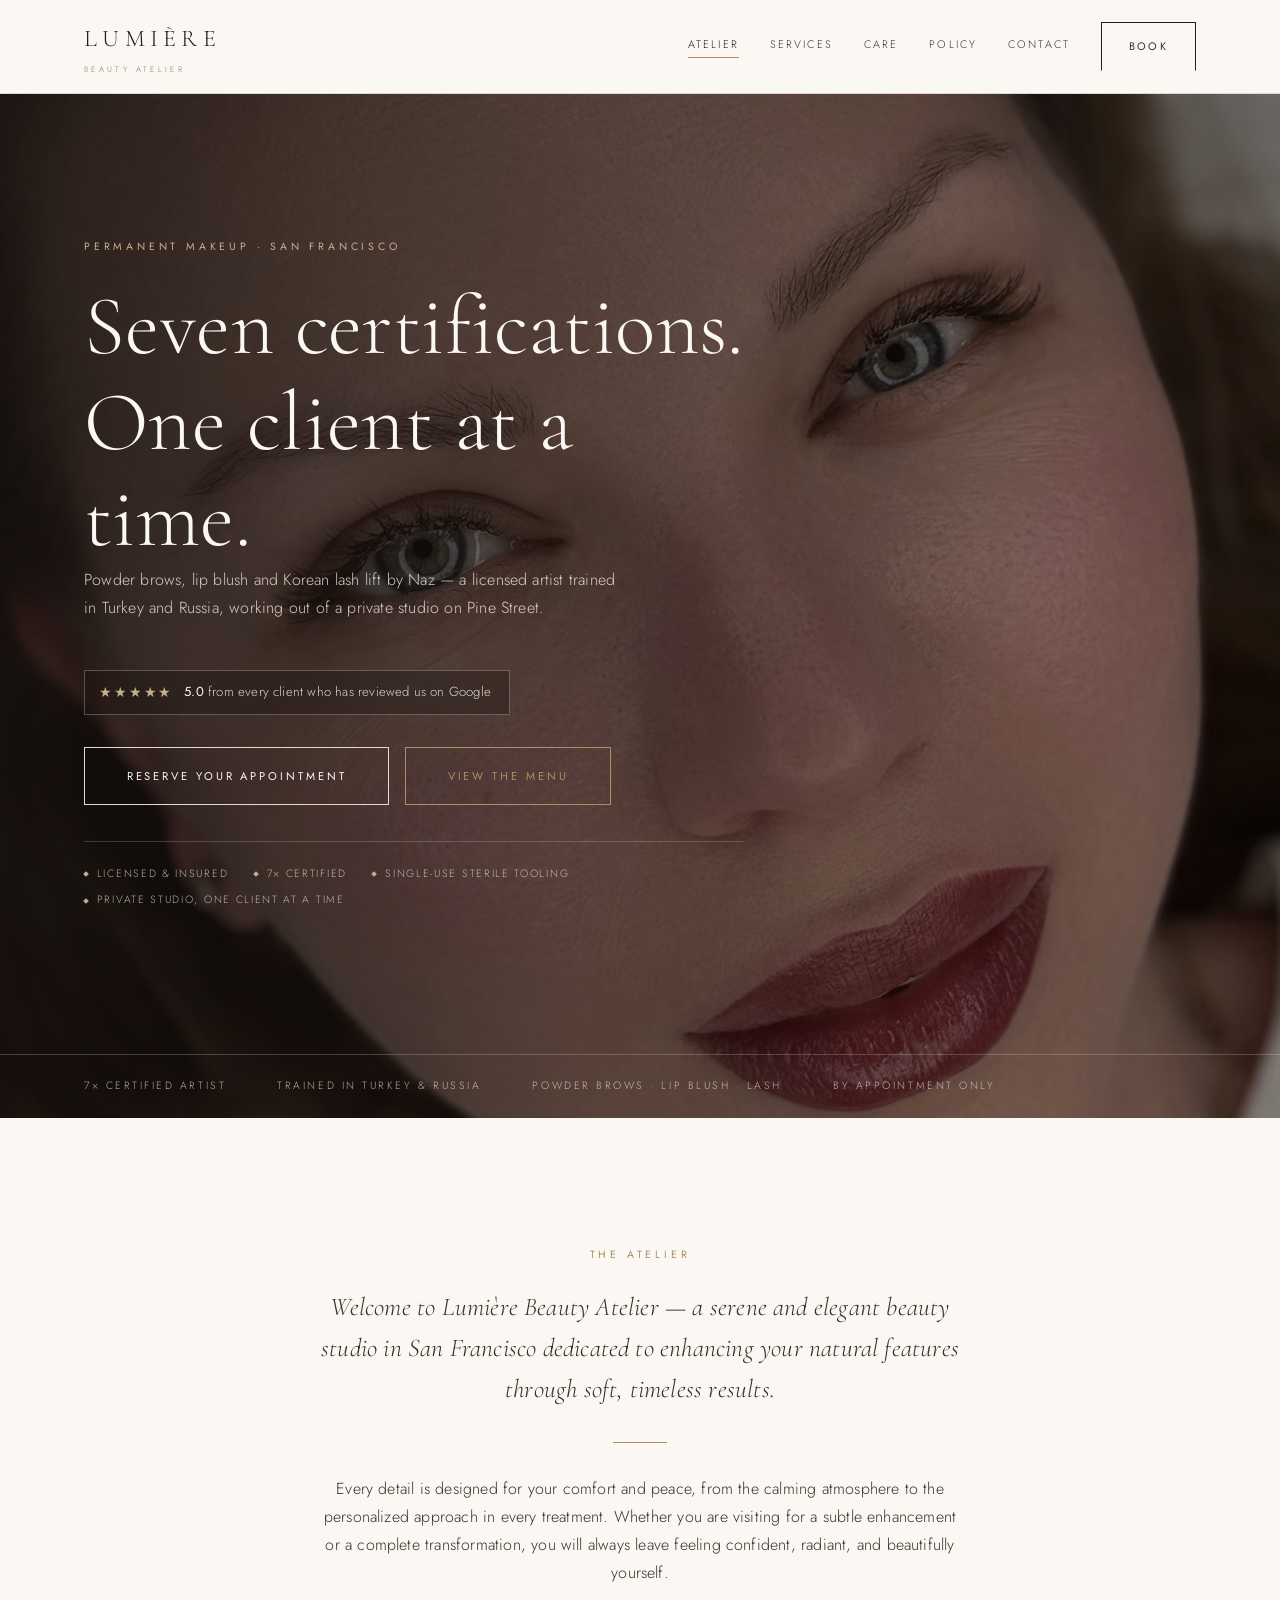
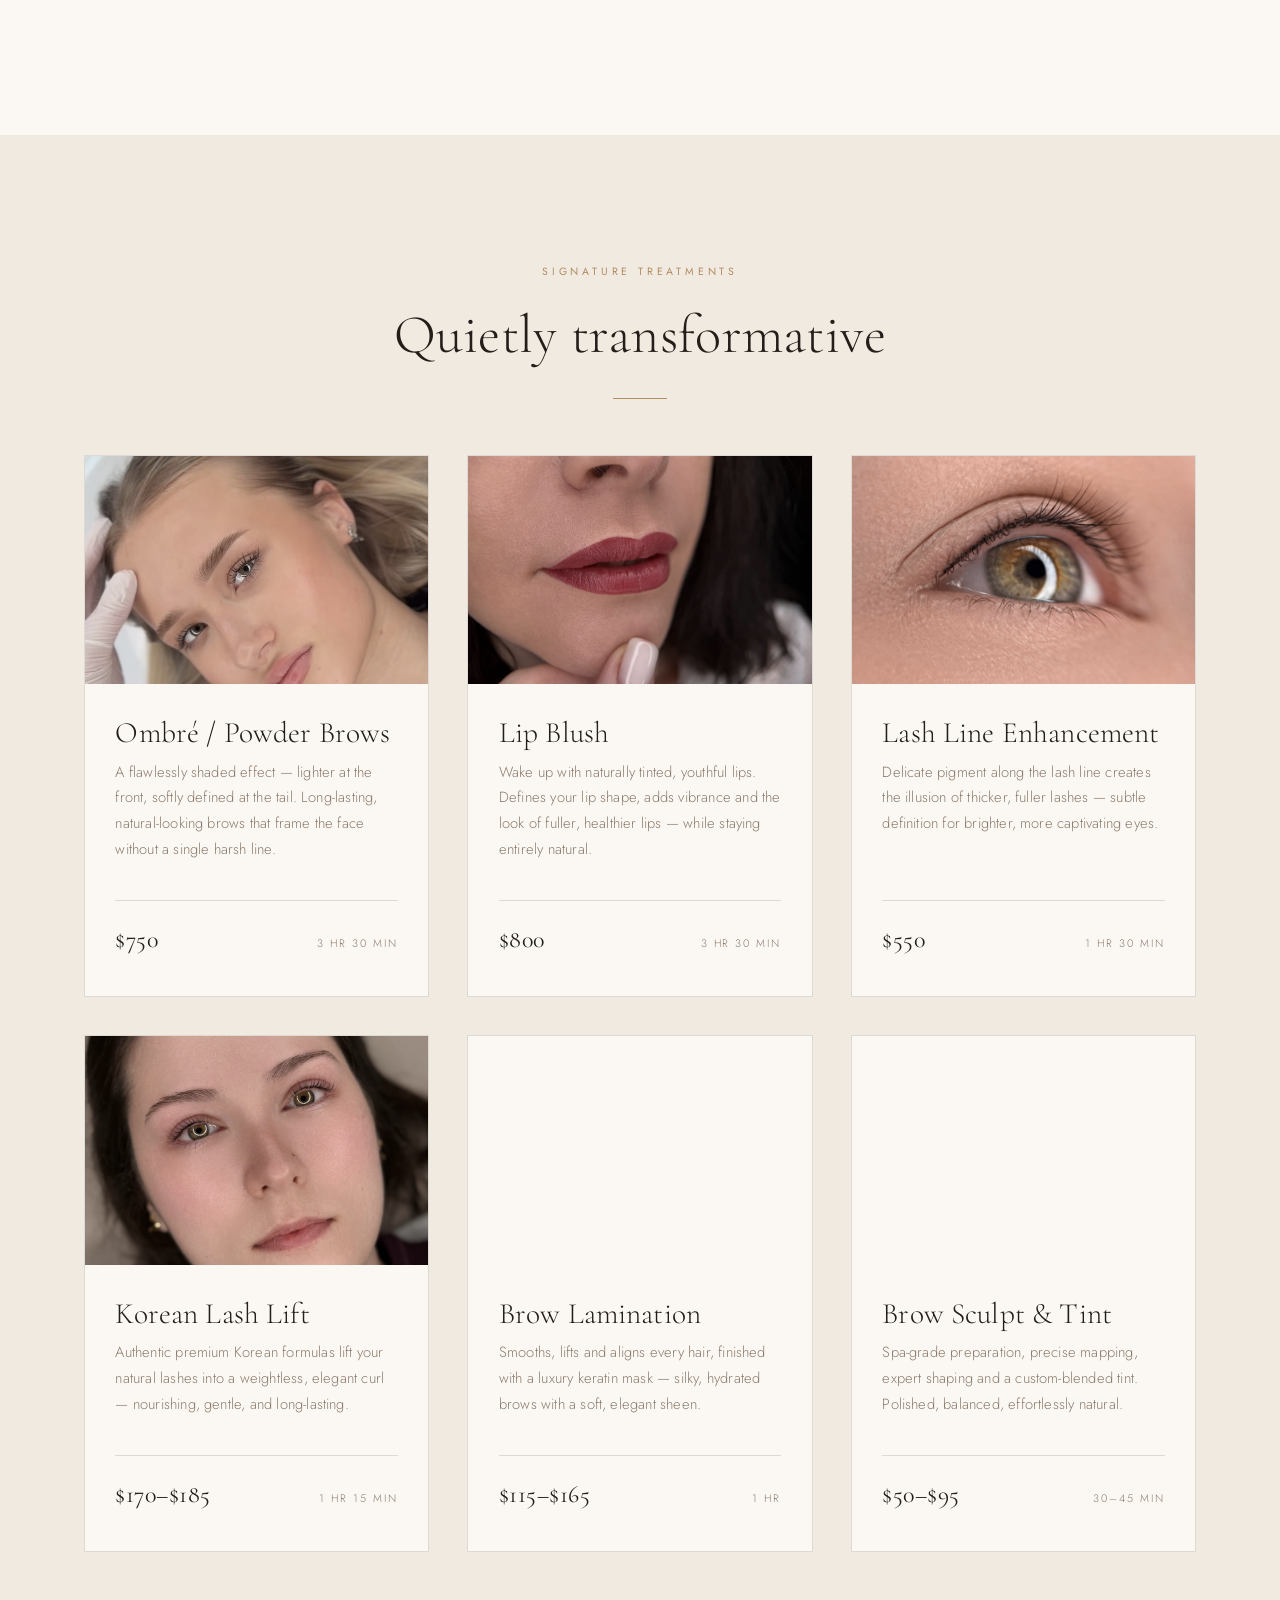
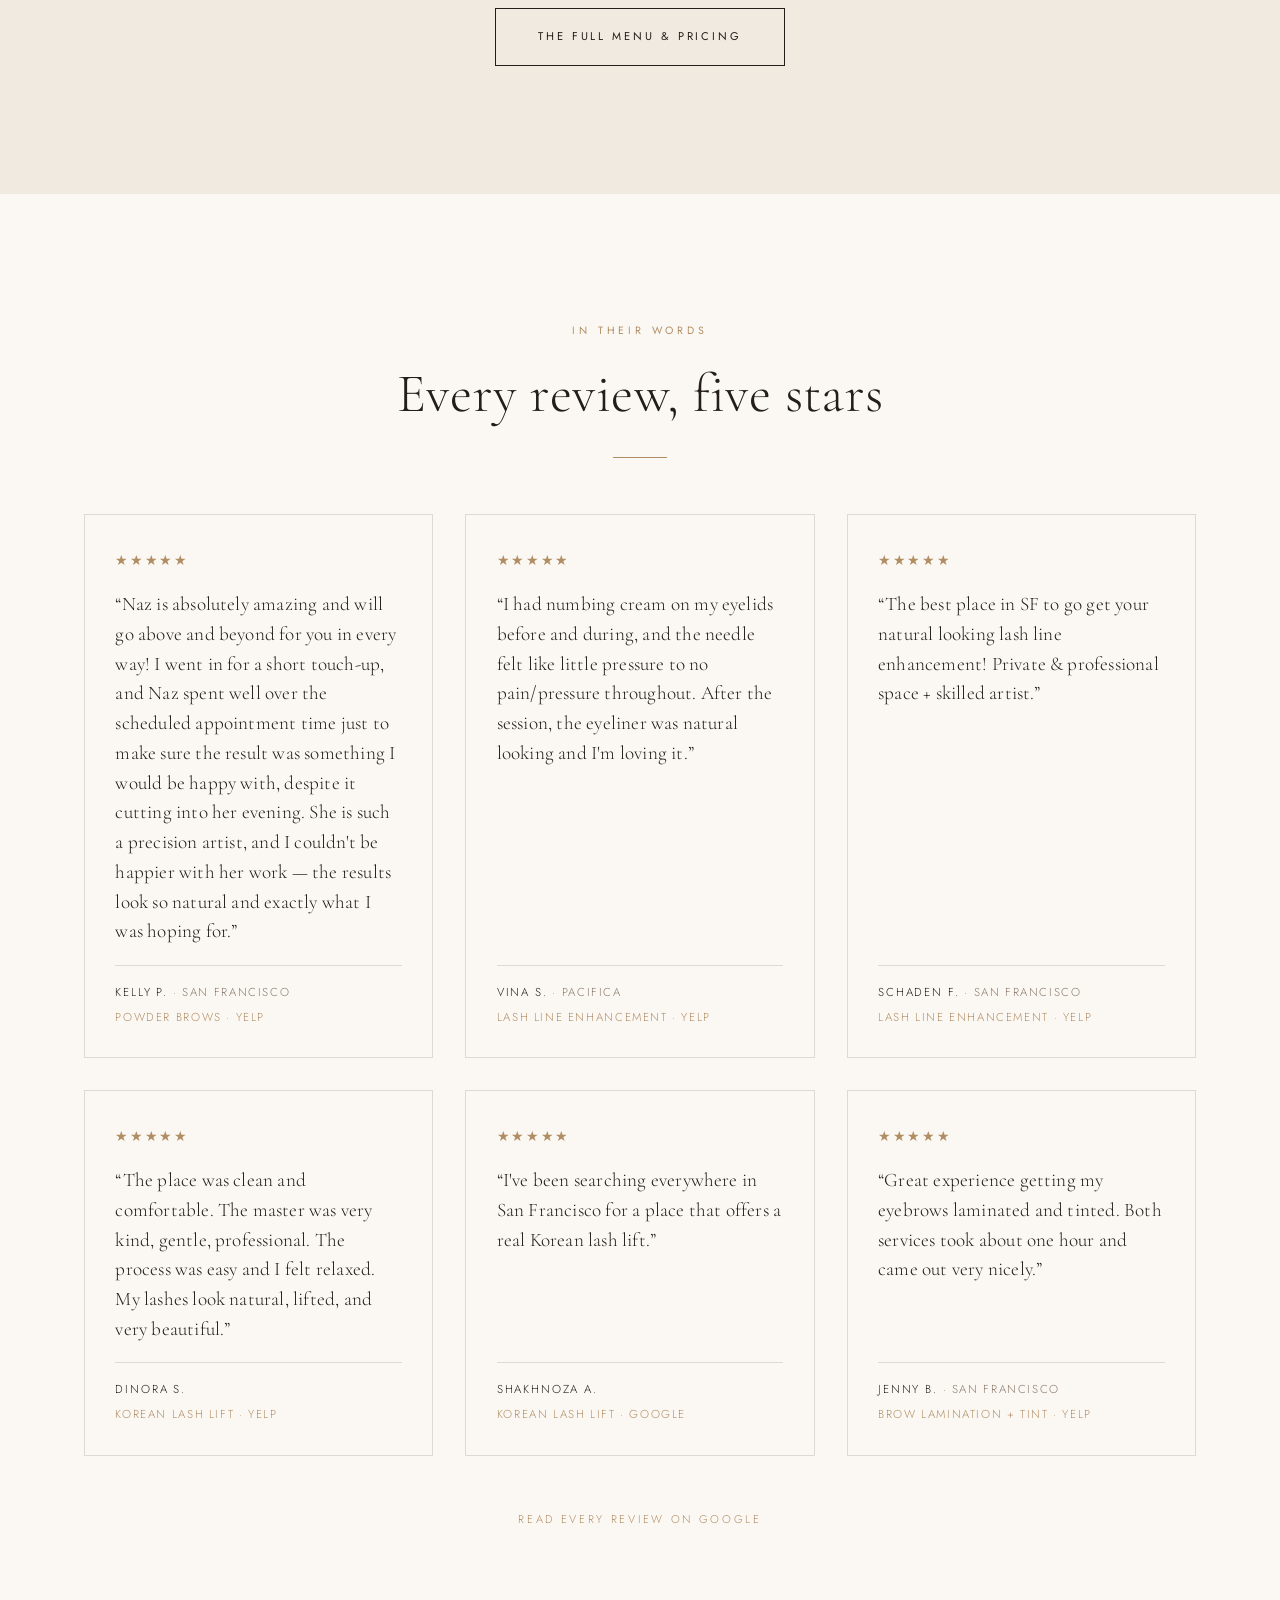
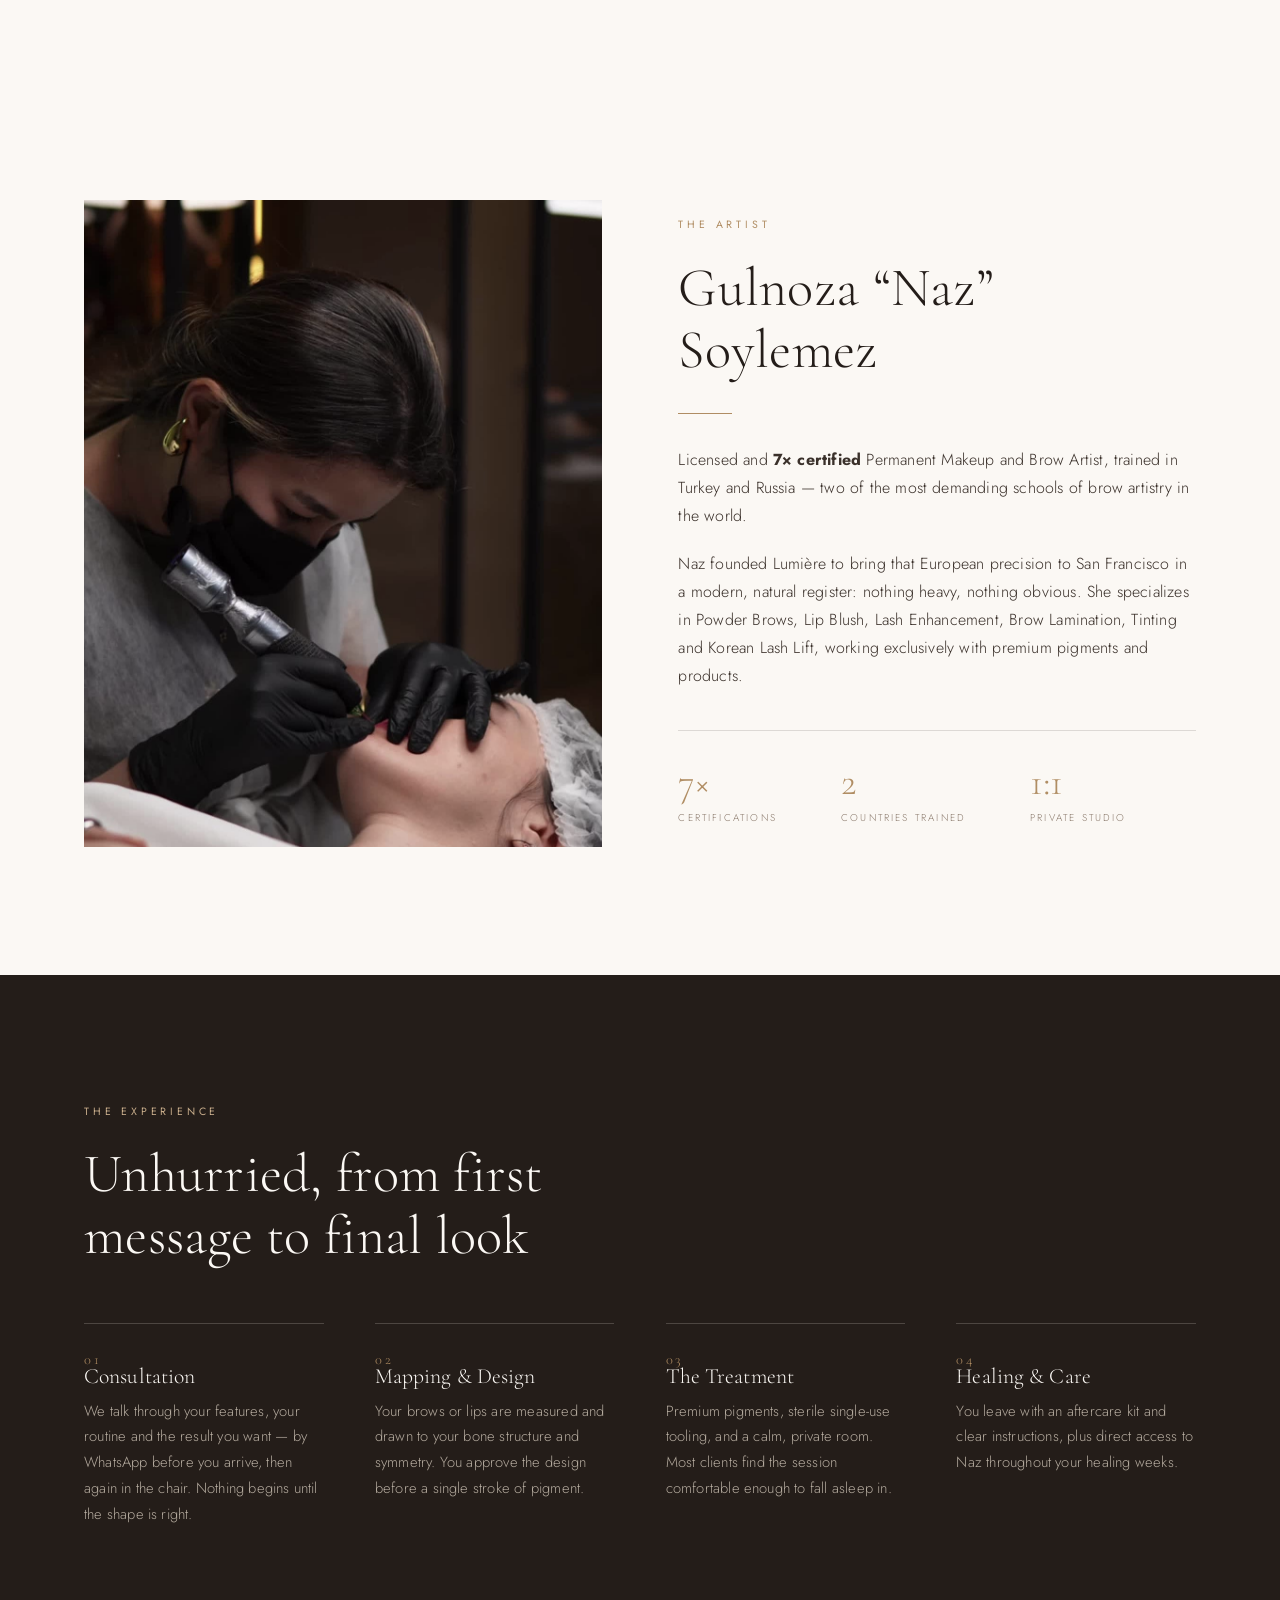
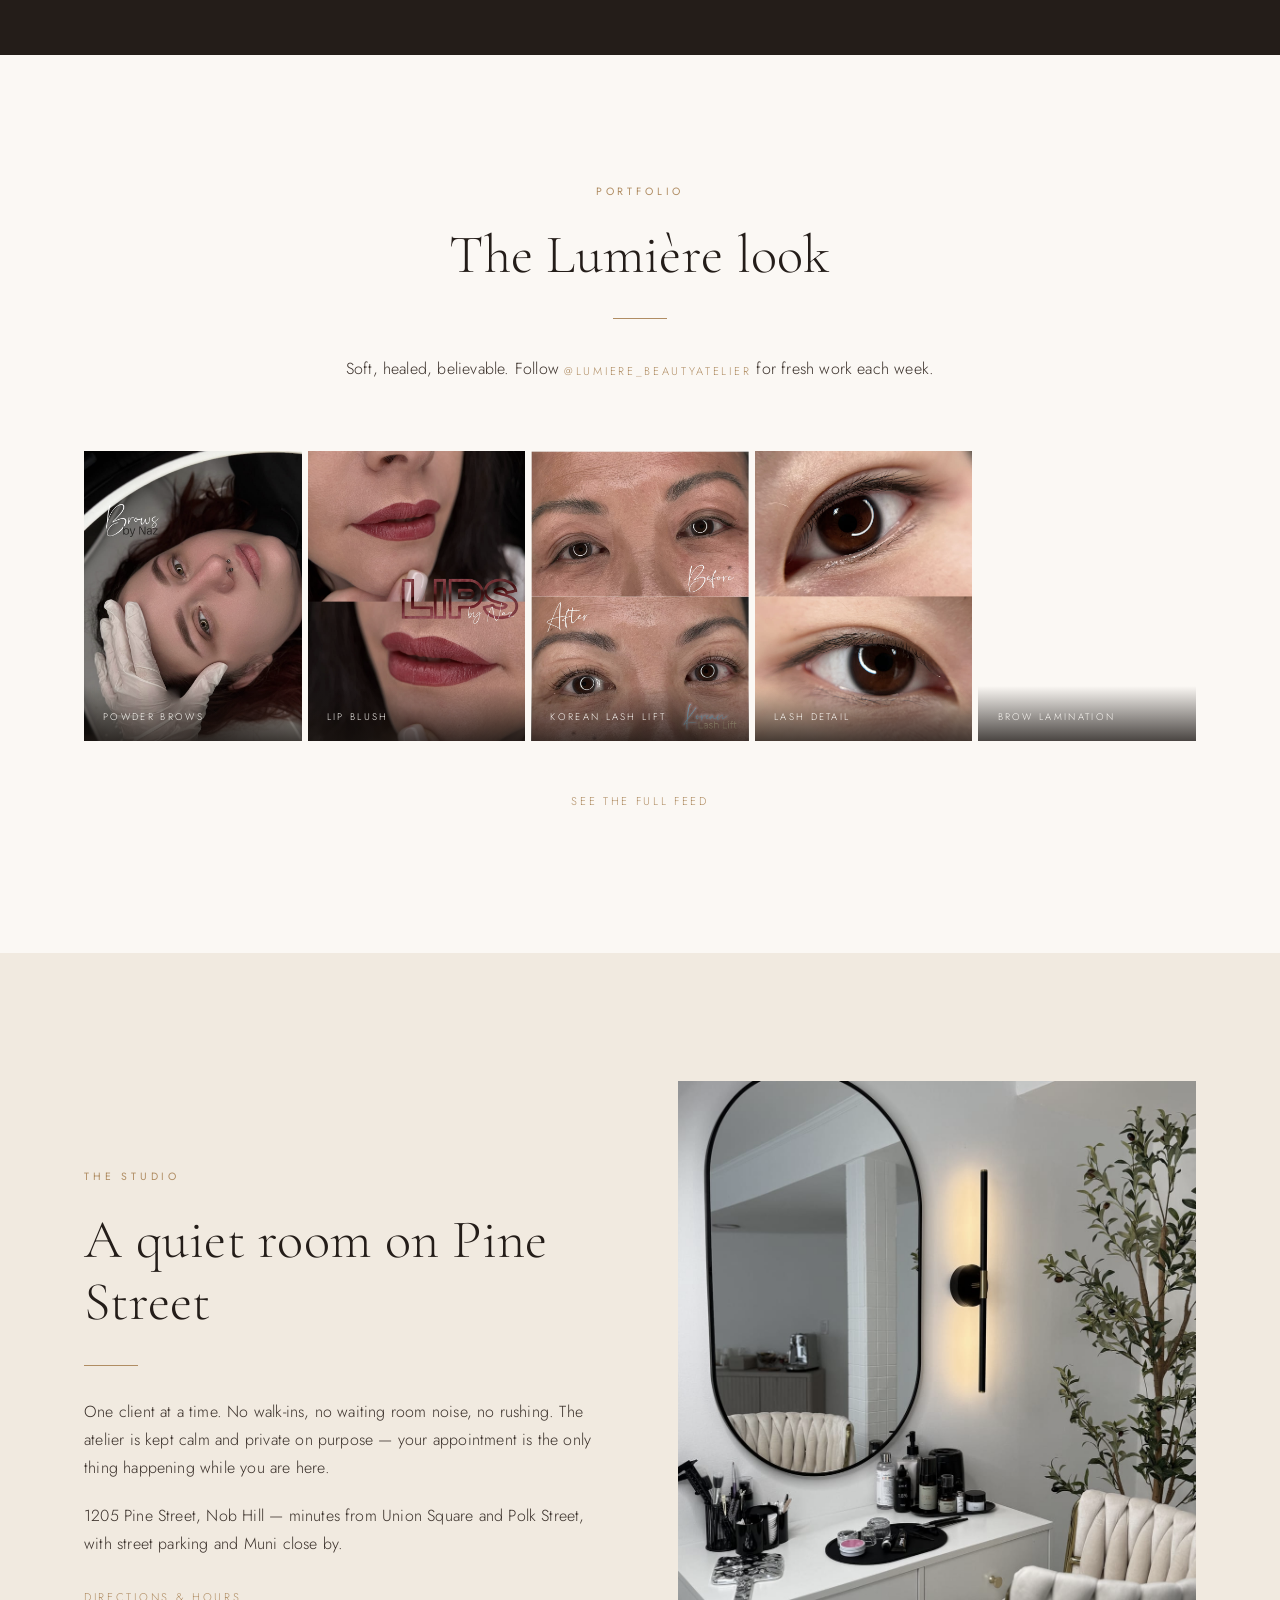
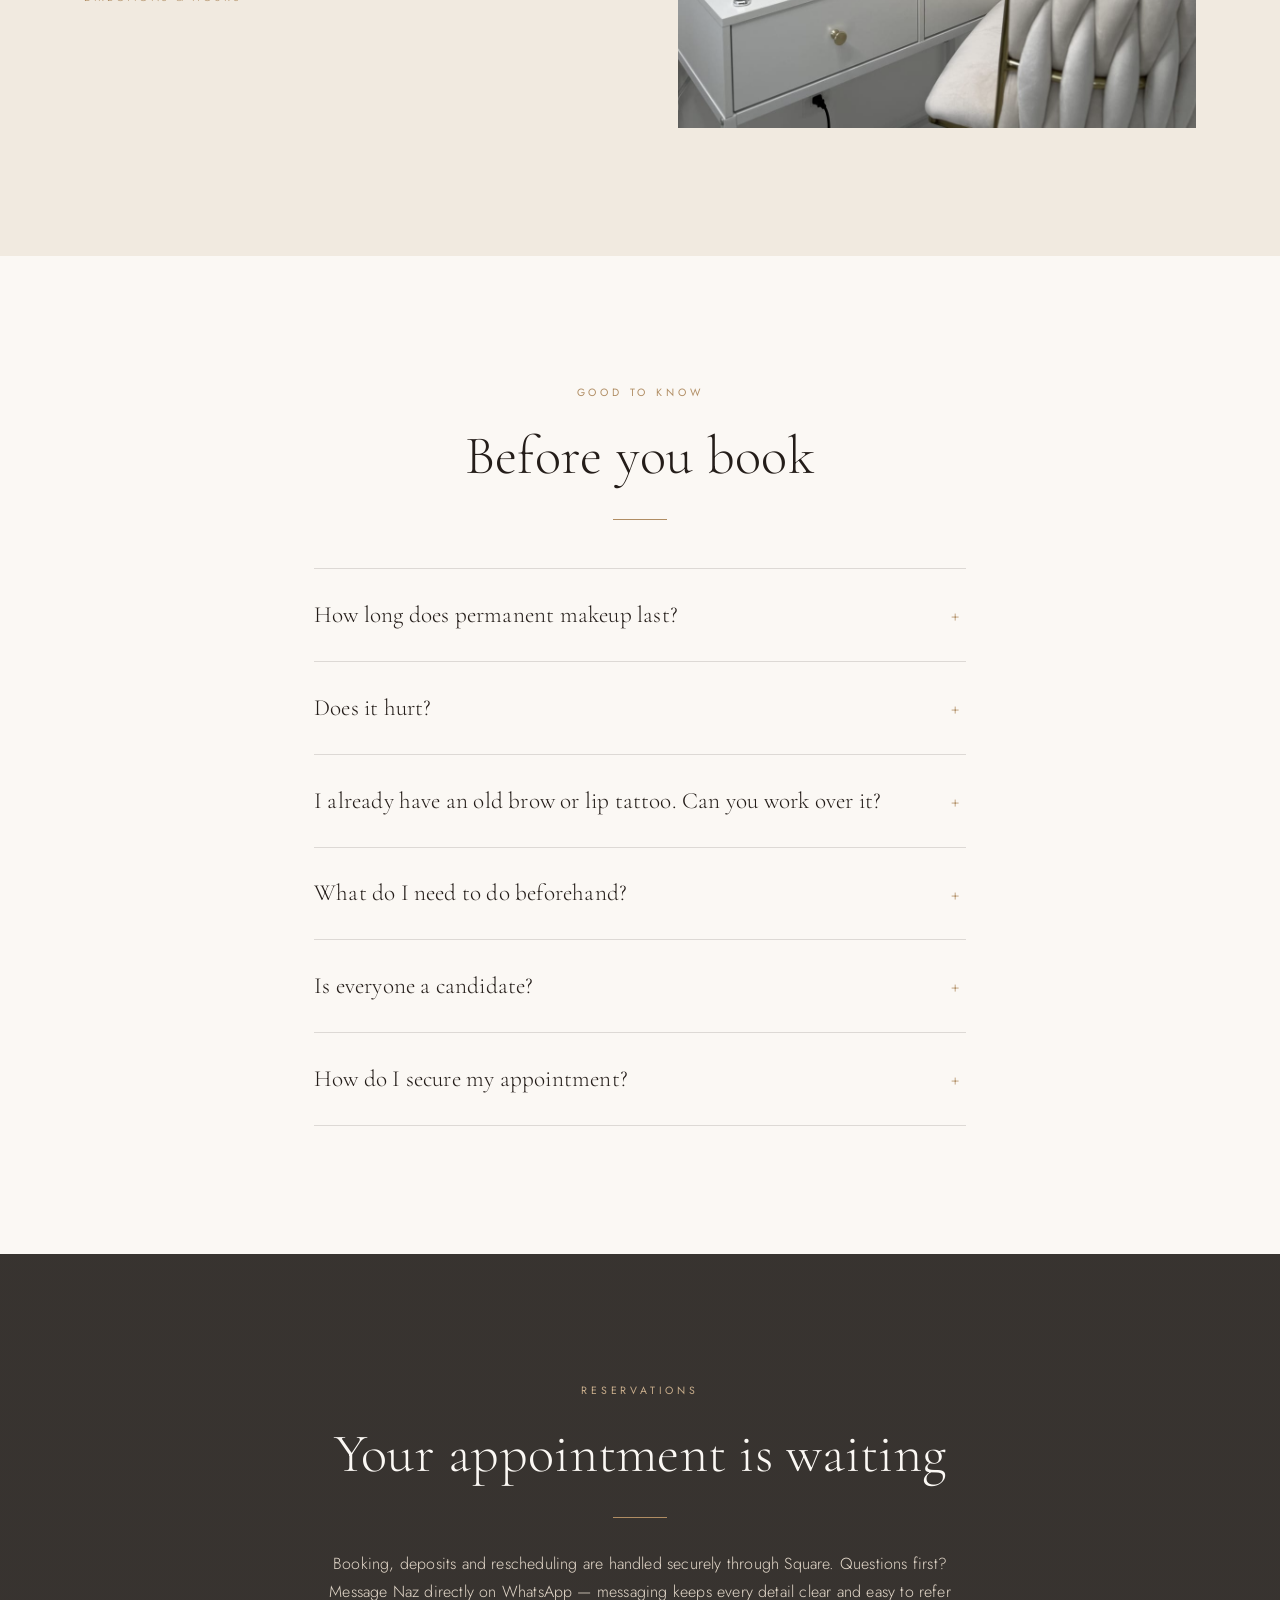
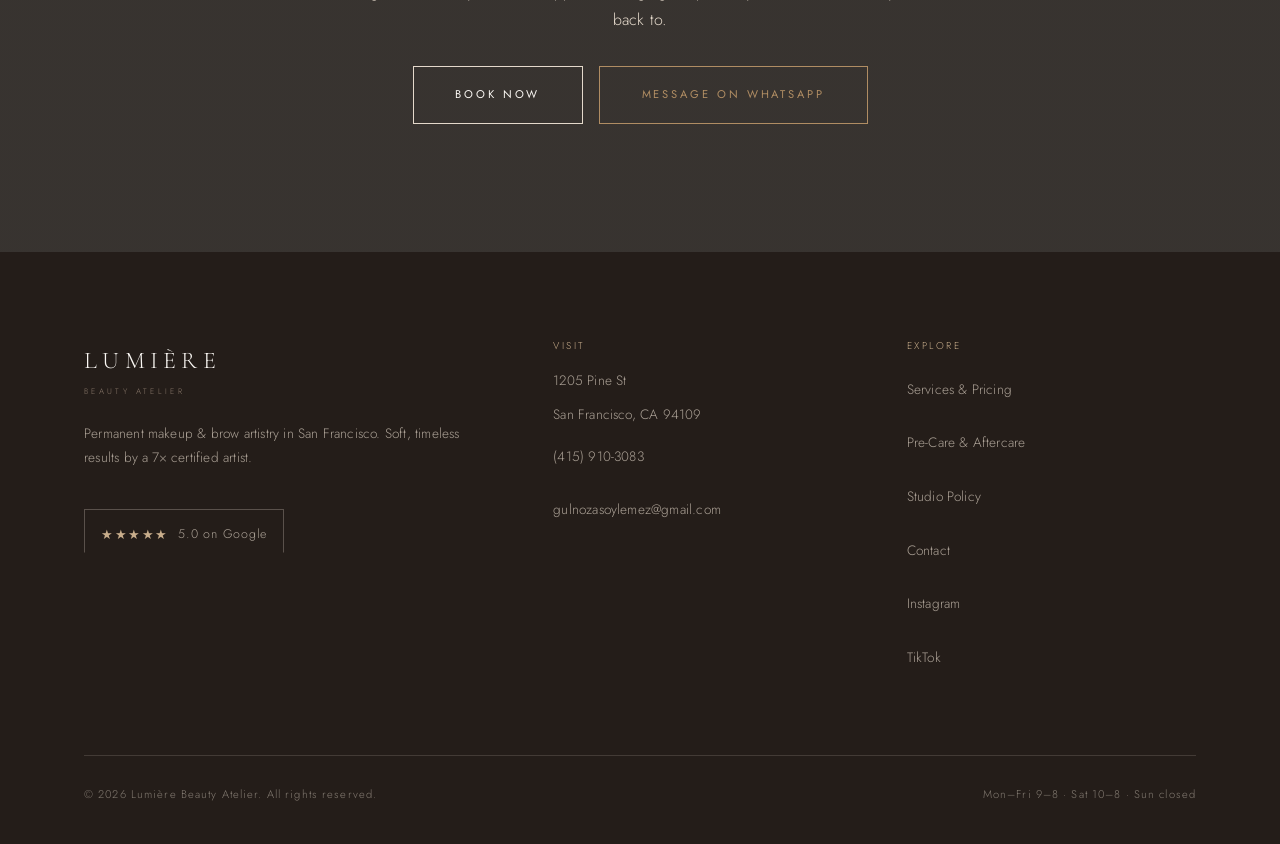
<file: Website/index.html>
﻿<!DOCTYPE html>
<html lang="en">
<head><!-- Google tag (gtag.js) -->
<script async src="https://www.googletagmanager.com/gtag/js?id=AW-17850878790"></script>
<script>
  window.dataLayer = window.dataLayer || [];
  function gtag(){dataLayer.push(arguments);}
  gtag('js', new Date());
  gtag('config', 'AW-17850878790');
</script>
<meta charset="utf-8">
<meta name="viewport" content="width=device-width, initial-scale=1">
<title>Lumière Beauty Atelier | Permanent Makeup &amp; Brow Studio in San Francisco</title>
<meta name="description" content="Lumière Beauty Atelier is a serene permanent makeup and brow studio on Pine Street, San Francisco. Powder brows, lip blush, lash line enhancement, brow lamination and Korean lash lift by Naz, a 7x certified artist trained in Turkey and Russia.">
<link rel="canonical" href="https://lumierebeautysf.com/">
<meta property="og:site_name" content="Lumière Beauty Atelier">
<meta property="og:url" content="https://lumierebeautysf.com/">
<meta property="og:title" content="Lumière Beauty Atelier | Permanent Makeup &amp; Brow Studio, San Francisco">
<meta property="og:description" content="Soft, timeless permanent makeup and brow artistry in Nob Hill, San Francisco. European precision, modern natural results.">
<meta property="og:type" content="website">
<meta property="og:image" content="https://lumierebeautysf.com/social/lumiere-social-1200x630.jpg">
<meta property="og:image:width" content="1200">
<meta property="og:image:height" content="630">
<meta name="twitter:card" content="summary_large_image">
<meta name="twitter:image" content="https://lumierebeautysf.com/social/lumiere-social-1200x630.jpg">
<link rel="icon" href="favicon.svg" type="image/svg+xml">
<link rel="preconnect" href="https://fonts.googleapis.com">
<link rel="preconnect" href="https://fonts.gstatic.com" crossorigin>
<link href="https://fonts.googleapis.com/css2?family=Cormorant+Garamond:ital,wght@0,300;0,400;1,300;1,400&family=Jost:wght@200;300;400&display=swap" rel="stylesheet">
<link rel="stylesheet" href="styles.css">
<script type="application/ld+json">
{
  "@context": "https://schema.org",
  "@type": "BeautySalon",
  "name": "Lumière Beauty Atelier",
  "url": "https://lumierebeautysf.com/",
  "image": "https://lumierebeautysf.com/social/lumiere-social-1200x630.jpg",
  "description": "Permanent makeup and brow studio in San Francisco specializing in powder brows, lip blush, lash line enhancement, brow lamination and Korean lash lift.",
  "address": {
    "@type": "PostalAddress",
    "streetAddress": "1205 Pine St",
    "addressLocality": "San Francisco",
    "addressRegion": "CA",
    "postalCode": "94109",
    "addressCountry": "US"
  },
  "telephone": "+1-415-910-3083",
  "email": "gulnozasoylemez@gmail.com",
  "priceRange": "$$$",
  "founder": { "@type": "Person", "name": "Gulnoza (Naz) Soylemez" },
  "sameAs": [
    "https://www.instagram.com/lumiere_beautyatelier",
    "https://www.tiktok.com/@naz_pmu",
    "https://lumierebeautyatelier.square.site/"
  ],
  "openingHoursSpecification": [
    { "@type": "OpeningHoursSpecification", "dayOfWeek": ["Monday","Tuesday","Wednesday","Thursday","Friday"], "opens": "09:00", "closes": "20:00" },
    { "@type": "OpeningHoursSpecification", "dayOfWeek": "Saturday", "opens": "10:00", "closes": "20:00" }
  ]
}
</script>
</head>
<body>

<header class="site-header">
  <div class="bar">
    <a class="brand" href="index.html">Lumière<span>Beauty Atelier</span></a>
    <button class="nav-toggle" aria-expanded="false" aria-controls="nav">Menu</button>
    <nav class="nav" id="nav">
      <a href="index.html" aria-current="page">Atelier</a>
      <a href="services.html">Services</a>
      <a href="care.html">Care</a>
      <a href="policy.html">Policy</a>
      <a href="contact.html">Contact</a>
      <a class="btn" href="https://book.squareup.com/appointments/tr85sn3fzjhitg/location/L75AJ07R4BMFN/services" target="_blank" rel="noopener">Book</a>
    </nav>
  </div>
</header>

<main>

  <!-- ============================================================ HERO -->
  <section class="hero">
    <div class="hero-media">
      <img src="images/hero.jpg" alt="Healed powder brows and lip blush by Naz at Lumière Beauty Atelier, San Francisco">
    </div>
    <div class="hero-inner">
      <div class="hero-copy">
        <span class="eyebrow">Permanent Makeup · San Francisco</span>
        <h1>Seven certifications. <br>One client at a time.</h1>
        <p>Powder brows, lip blush and Korean lash lift by Naz — a licensed artist trained in
           Turkey and Russia, working out of a private studio on Pine Street.</p>

        <a class="rating" href="https://www.google.com/search?q=Lumi%C3%A8re+Beauty+Atelier+San+Francisco" target="_blank" rel="noopener">
          <span class="stars" aria-hidden="true">★★★★★</span>
          <span><strong>5.0</strong> from every client who has reviewed us on Google</span>
        </a>

        <div class="hero-actions">
          <a class="btn btn-light" href="https://book.squareup.com/appointments/tr85sn3fzjhitg/location/L75AJ07R4BMFN/services" target="_blank" rel="noopener">Reserve your appointment</a>
          <a class="btn btn-gold" href="services.html">View the menu</a>
        </div>

        <ul class="trust-line">
          <li>Licensed &amp; insured</li>
          <li>7× certified</li>
          <li>Single-use sterile tooling</li>
          <li>Private studio, one client at a time</li>
        </ul>
      </div>
    </div>
    <div class="hero-meta">
      <ul>
        <li>7× Certified Artist</li>
        <li>Trained in Turkey &amp; Russia</li>
        <li>Powder Brows · Lip Blush · Lash</li>
        <li>By appointment only</li>
      </ul>
    </div>
  </section>

  <!-- =========================================================== INTRO -->
  <section>
    <div class="wrap-narrow center reveal">
      <span class="eyebrow">The Atelier</span>
      <p class="lede">Welcome to Lumière Beauty Atelier — a serene and elegant beauty studio in San Francisco
         dedicated to enhancing your natural features through soft, timeless results.</p>
      <hr class="rule center">
      <p>Every detail is designed for your comfort and peace, from the calming atmosphere to the
         personalized approach in every treatment. Whether you are visiting for a subtle enhancement or a
         complete transformation, you will always leave feeling confident, radiant, and beautifully yourself.</p>
    </div>
  </section>

  <!-- ======================================================== SIGNATURE -->
  <section class="tone-bone">
    <div class="wrap">
      <div class="center reveal">
        <span class="eyebrow">Signature Treatments</span>
        <h2>Quietly transformative</h2>
        <hr class="rule center">
      </div>

      <div class="svc-grid">
        <article class="svc-card reveal">
          <img src="images/card-powder-brows.jpg" alt="Healed ombré powder brows, softly shaded from a light front to a defined tail" loading="lazy" decoding="async">
          <div class="svc-body">
            <h3>Ombré / Powder Brows</h3>
            <p>A flawlessly shaded effect — lighter at the front, softly defined at the tail. Long-lasting,
               natural-looking brows that frame the face without a single harsh line.</p>
            <div class="svc-meta"><b>$750</b><span>3 hr 30 min</span></div>
          </div>
        </article>

        <article class="svc-card reveal">
          <img src="images/card-lip-blush.jpg" alt="Healed lip blush in a soft rose tone, natural and full-looking" loading="lazy" decoding="async">
          <div class="svc-body">
            <h3>Lip Blush</h3>
            <p>Wake up with naturally tinted, youthful lips. Defines your lip shape, adds vibrance and the
               look of fuller, healthier lips — while staying entirely natural.</p>
            <div class="svc-meta"><b>$800</b><span>3 hr 30 min</span></div>
          </div>
        </article>

        <article class="svc-card reveal">
          <img src="images/card-lash-line.jpg" alt="Lash line enhancement and healed lip blush on a client at Lumière" loading="lazy" decoding="async">
          <div class="svc-body">
            <h3>Lash Line Enhancement</h3>
            <p>Delicate pigment along the lash line creates the illusion of thicker, fuller lashes — subtle
               definition for brighter, more captivating eyes.</p>
            <div class="svc-meta"><b>$550</b><span>1 hr 30 min</span></div>
          </div>
        </article>

        <article class="svc-card reveal">
          <img src="images/card-korean-lash-lift.jpg" alt="Korean lash lift result — natural lashes lifted into a soft, open curl" loading="lazy" decoding="async">
          <div class="svc-body">
            <h3>Korean Lash Lift</h3>
            <p>Authentic premium Korean formulas lift your natural lashes into a weightless, elegant curl —
               nourishing, gentle, and long-lasting.</p>
            <div class="svc-meta"><b>$170–$185</b><span>1 hr 15 min</span></div>
          </div>
        </article>

        <article class="svc-card reveal">
          <img src="images/card-brow-lamination.jpg" alt="Brow lamination and tint result — brushed-up, full, naturally aligned brows" loading="lazy" decoding="async">
          <div class="svc-body">
            <h3>Brow Lamination</h3>
            <p>Smooths, lifts and aligns every hair, finished with a luxury keratin mask — silky, hydrated
               brows with a soft, elegant sheen.</p>
            <div class="svc-meta"><b>$115–$165</b><span>1 hr</span></div>
          </div>
        </article>

        <article class="svc-card reveal">
          <img src="images/card-brow-sculpt.jpg" alt="Sculpted and tinted brows, mapped and shaped to the client's features" loading="lazy" decoding="async">
          <div class="svc-body">
            <h3>Brow Sculpt &amp; Tint</h3>
            <p>Spa-grade preparation, precise mapping, expert shaping and a custom-blended tint. Polished,
               balanced, effortlessly natural.</p>
            <div class="svc-meta"><b>$50–$95</b><span>30–45 min</span></div>
          </div>
        </article>
      </div>

      <div class="center" style="margin-top:3.5rem">
        <a class="btn" href="services.html">The full menu &amp; pricing</a>
      </div>
    </div>
  </section>

  <!-- ====================================================== TESTIMONIALS -->
  <!-- Real client reviews from Google and Yelp, quoted verbatim.
       Do not paraphrase, shorten misleadingly, or invent new ones. -->
  <section>
    <div class="wrap">
      <div class="center reveal">
        <span class="eyebrow">In their words</span>
        <h2>Every review, five stars</h2>
        <hr class="rule center">
      </div>

      <div class="quote-grid">
        <figure class="quote reveal">
          <span class="stars" aria-label="Five out of five stars">★★★★★</span>
          <blockquote>Naz is absolutely amazing and will go above and beyond for you in every way!
            I went in for a short touch-up, and Naz spent well over the scheduled appointment time
            just to make sure the result was something I would be happy with, despite it cutting
            into her evening. She is such a precision artist, and I couldn't be happier with her
            work — the results look so natural and exactly what I was hoping for.</blockquote>
          <figcaption>Kelly&nbsp;P. <em>San Francisco</em><span>Powder Brows · Yelp</span></figcaption>
        </figure>

        <figure class="quote reveal">
          <span class="stars" aria-label="Five out of five stars">★★★★★</span>
          <blockquote>I had numbing cream on my eyelids before and during, and the needle felt like
            little pressure to no pain/pressure throughout. After the session, the eyeliner was
            natural looking and I'm loving it.</blockquote>
          <figcaption>Vina&nbsp;S. <em>Pacifica</em><span>Lash Line Enhancement · Yelp</span></figcaption>
        </figure>

        <figure class="quote reveal">
          <span class="stars" aria-label="Five out of five stars">★★★★★</span>
          <blockquote>The best place in SF to go get your natural looking lash line enhancement!
            Private &amp; professional space + skilled artist.</blockquote>
          <figcaption>Schaden&nbsp;F. <em>San Francisco</em><span>Lash Line Enhancement · Yelp</span></figcaption>
        </figure>

        <figure class="quote reveal">
          <span class="stars" aria-label="Five out of five stars">★★★★★</span>
          <blockquote>The place was clean and comfortable. The master was very kind, gentle,
            professional. The process was easy and I felt relaxed. My lashes look natural, lifted,
            and very beautiful.</blockquote>
          <figcaption>Dinora&nbsp;S.<span>Korean Lash Lift · Yelp</span></figcaption>
        </figure>

        <figure class="quote reveal">
          <span class="stars" aria-label="Five out of five stars">★★★★★</span>
          <blockquote>I've been searching everywhere in San Francisco for a place that offers a real
            Korean lash lift.</blockquote>
          <figcaption>Shakhnoza&nbsp;A.<span>Korean Lash Lift · Google</span></figcaption>
        </figure>

        <figure class="quote reveal">
          <span class="stars" aria-label="Five out of five stars">★★★★★</span>
          <blockquote>Great experience getting my eyebrows laminated and tinted. Both services took
            about one hour and came out very nicely.</blockquote>
          <figcaption>Jenny&nbsp;B. <em>San Francisco</em><span>Brow Lamination + Tint · Yelp</span></figcaption>
        </figure>
      </div>

      <div class="center" style="margin-top:2.75rem">
        <a class="link-quiet" href="https://www.google.com/search?q=Lumi%C3%A8re+Beauty+Atelier+San+Francisco" target="_blank" rel="noopener">Read every review on Google</a>
      </div>
    </div>
  </section>

  <!-- =========================================================== ARTIST -->
  <section>
    <div class="wrap split">
      <div class="split-media reveal">
        <video
          src="images/artist.mp4"
          poster="images/artist.jpg"
          autoplay muted loop playsinline preload="metadata"
          aria-label="Naz working on a client's lip blush at Lumière Beauty Atelier"></video>
      </div>
      <div class="reveal">
        <span class="eyebrow">The Artist</span>
        <h2>Gulnoza “Naz” Soylemez</h2>
        <hr class="rule">
        <p>Licensed and <strong>7× certified</strong> Permanent Makeup and Brow Artist, trained in Turkey and
           Russia — two of the most demanding schools of brow artistry in the world.</p>
        <p>Naz founded Lumière to bring that European precision to San Francisco in a modern, natural
           register: nothing heavy, nothing obvious. She specializes in Powder Brows, Lip Blush, Lash
           Enhancement, Brow Lamination, Tinting and Korean Lash Lift, working exclusively with premium
           pigments and products.</p>
        <div class="stat-row">
          <div><strong>7×</strong><span>Certifications</span></div>
          <div><strong>2</strong><span>Countries trained</span></div>
          <div><strong>1:1</strong><span>Private studio</span></div>
        </div>
      </div>
    </div>
  </section>

  <!-- ======================================================= EXPERIENCE -->
  <section class="tone-dark">
    <div class="wrap">
      <div class="reveal" style="max-width:640px">
        <span class="eyebrow">The Experience</span>
        <h2>Unhurried, from first message to final look</h2>
      </div>
      <div class="steps">
        <div class="step reveal">
          <h3>Consultation</h3>
          <p>We talk through your features, your routine and the result you want — by WhatsApp before you
             arrive, then again in the chair. Nothing begins until the shape is right.</p>
        </div>
        <div class="step reveal">
          <h3>Mapping &amp; Design</h3>
          <p>Your brows or lips are measured and drawn to your bone structure and symmetry. You approve the
             design before a single stroke of pigment.</p>
        </div>
        <div class="step reveal">
          <h3>The Treatment</h3>
          <p>Premium pigments, sterile single-use tooling, and a calm, private room. Most clients find the
             session comfortable enough to fall asleep in.</p>
        </div>
        <div class="step reveal">
          <h3>Healing &amp; Care</h3>
          <p>You leave with an aftercare kit and clear instructions, plus direct access to Naz throughout
             your healing weeks.</p>
        </div>
      </div>
    </div>
  </section>

  <!-- ========================================================== GALLERY -->
  <section>
    <div class="wrap">
      <div class="center reveal">
        <span class="eyebrow">Portfolio</span>
        <h2>The Lumière look</h2>
        <hr class="rule center">
        <p style="max-width:44em;margin-inline:auto">Soft, healed, believable. Follow
          <a class="link-quiet" href="https://www.instagram.com/lumiere_beautyatelier" target="_blank" rel="noopener">@lumiere_beautyatelier</a>
          for fresh work each week.</p>
      </div>

      <!-- Placeholder imagery — replace each src with your own client photos. -->
      <div class="gallery reveal">
        <figure><img src="images/gallery-brows.jpg" alt="Healed powder brows by Naz, framing the face without harsh lines" loading="lazy" decoding="async"><figcaption>Powder Brows</figcaption></figure>
        <figure><img src="images/gallery-lips-ba.jpg" alt="Lip blush before and after — fuller, more defined lips in a natural rose" loading="lazy" decoding="async"><figcaption>Lip Blush</figcaption></figure>
        <figure><img src="images/gallery-lash-ba.jpg" alt="Korean lash lift before and after — the same natural lashes, lifted and curled" loading="lazy" decoding="async"><figcaption>Korean Lash Lift</figcaption></figure>
        <figure><img src="images/gallery-lash-eye.jpg" alt="Close-up of a Korean lash lift result, lashes lifted from the root" loading="lazy" decoding="async"><figcaption>Lash Detail</figcaption></figure>
        <figure><img src="images/gallery-portrait.jpg" alt="Brow lamination and tint on a client at Lumière Beauty Atelier" loading="lazy" decoding="async"><figcaption>Brow Lamination</figcaption></figure>
      </div>

      <div class="center" style="margin-top:2.5rem">
        <a class="link-quiet" href="https://www.instagram.com/lumiere_beautyatelier" target="_blank" rel="noopener">See the full feed</a>
      </div>
    </div>
  </section>

  <!-- ============================================================ ROOM -->
  <section class="tone-bone">
    <div class="wrap split reverse">
      <div class="split-media reveal">
        <img src="images/studio.jpg" alt="The vanity and treatment area at Lumière Beauty Atelier on Pine Street, San Francisco" loading="lazy" decoding="async">
      </div>
      <div class="reveal">
        <span class="eyebrow">The Studio</span>
        <h2>A quiet room on Pine Street</h2>
        <hr class="rule">
        <p>One client at a time. No walk-ins, no waiting room noise, no rushing. The atelier is kept calm
           and private on purpose — your appointment is the only thing happening while you are here.</p>
        <p>1205 Pine Street, Nob Hill — minutes from Union Square and Polk Street, with street parking
           and Muni close by.</p>
        <p><a class="link-quiet" href="contact.html">Directions &amp; hours</a></p>
      </div>
    </div>
  </section>

  <!-- ============================================================= FAQ -->
  <section>
    <div class="wrap-narrow">
      <div class="center reveal">
        <span class="eyebrow">Good to know</span>
        <h2>Before you book</h2>
        <hr class="rule center">
      </div>

      <div class="reveal" style="margin-top:3rem">
        <details class="faq">
          <summary>How long does permanent makeup last?</summary>
          <div class="faq-body"><p>Powder brows, lip blush and lash line enhancement typically last one to
            three years depending on your skin type, aftercare, sun exposure and lifestyle. A colour
            refresh keeps the result looking its best.</p></div>
        </details>
        <details class="faq">
          <summary>Does it hurt?</summary>
          <div class="faq-body"><p>Most clients describe it as light pressure or scratching rather than
            pain. Professional topical numbing is used throughout, and comfort is checked continuously.</p></div>
        </details>
        <details class="faq">
          <summary>I already have an old brow or lip tattoo. Can you work over it?</summary>
          <div class="faq-body"><p>Sometimes — it depends entirely on how saturated and what colour the
            existing pigment is. Please send a clear, unfiltered photo to
            <a href="https://wa.me/14159103083" target="_blank" rel="noopener">(415) 910-3083</a> for
            approval <em>before</em> booking.</p></div>
        </details>
        <details class="faq">
          <summary>What do I need to do beforehand?</summary>
          <div class="faq-body"><p>No exercise 24 hours prior, no blood thinners (caffeine, alcohol,
            aspirin, ibuprofen) for 48–72 hours, and no tweezing, waxing, tinting, retinol, peels or
            tanning for four weeks. Full details on the <a href="care.html">Care</a> page.</p></div>
        </details>
        <details class="faq">
          <summary>Is everyone a candidate?</summary>
          <div class="faq-body"><p>No. Permanent makeup is not suitable during pregnancy or breastfeeding,
            under 18, or with certain medical conditions. Please read
            <a href="care.html#eligibility">Contraindications &amp; Eligibility</a> before booking.</p></div>
        </details>
        <details class="faq">
          <summary>How do I secure my appointment?</summary>
          <div class="faq-body"><p>A non-refundable deposit reserves your time and is applied to your final
            balance. Rescheduling is welcome with 48 hours' notice. See the
            <a href="policy.html">Studio Policy</a>.</p></div>
        </details>
      </div>
    </div>
  </section>

  <!-- ============================================================= CTA -->
  <section class="cta">
    <div class="wrap-narrow reveal">
      <span class="eyebrow">Reservations</span>
      <h2>Your appointment is waiting</h2>
      <hr class="rule center">
      <p>Booking, deposits and rescheduling are handled securely through Square. Questions first? Message
         Naz directly on WhatsApp — messaging keeps every detail clear and easy to refer back to.</p>
      <div class="hero-actions" style="justify-content:center">
        <a class="btn btn-light" href="https://book.squareup.com/appointments/tr85sn3fzjhitg/location/L75AJ07R4BMFN/services" target="_blank" rel="noopener">Book now</a>
        <a class="btn btn-gold" href="https://wa.me/14159103083" target="_blank" rel="noopener">Message on WhatsApp</a>
      </div>
    </div>
  </section>

</main>

<footer class="site-footer">
  <div class="wrap">
    <div class="footer-grid">
      <div>
        <a class="brand" href="index.html">Lumière<span>Beauty Atelier</span></a>
        <p style="margin-top:1.5rem;max-width:28em">Permanent makeup &amp; brow artistry in San Francisco.
           Soft, timeless results by a 7× certified artist.</p>
        <a class="footer-rating" href="https://www.google.com/search?q=Lumi%C3%A8re+Beauty+Atelier+San+Francisco" target="_blank" rel="noopener"><span class="stars" aria-hidden="true">&#9733;&#9733;&#9733;&#9733;&#9733;</span><span>5.0 on Google</span></a>
      </div>
      <div>
        <h4>Visit</h4>
        <ul>
          <li>1205 Pine St</li>
          <li>San Francisco, CA 94109</li>
          <li><a href="tel:+14159103083">(415) 910-3083</a></li>
          <li><a href="mailto:gulnozasoylemez@gmail.com">gulnozasoylemez@gmail.com</a></li>
        </ul>
      </div>
      <div>
        <h4>Explore</h4>
        <ul>
          <li><a href="services.html">Services &amp; Pricing</a></li>
          <li><a href="care.html">Pre-Care &amp; Aftercare</a></li>
          <li><a href="policy.html">Studio Policy</a></li>
          <li><a href="contact.html">Contact</a></li>
          <li><a href="https://www.instagram.com/lumiere_beautyatelier" target="_blank" rel="noopener">Instagram</a></li>
          <li><a href="https://www.tiktok.com/@naz_pmu" target="_blank" rel="noopener">TikTok</a></li>
        </ul>
      </div>
    </div>
    <div class="footer-base">
      <span>© <span id="yr">2026</span> Lumière Beauty Atelier. All rights reserved.</span>
      <span>Mon–Fri 9–8 · Sat 10–8 · Sun closed</span>
    </div>
  </div>
</footer>

<a class="btn float-book" href="https://book.squareup.com/appointments/tr85sn3fzjhitg/location/L75AJ07R4BMFN/services" target="_blank" rel="noopener">Book</a>

<script src="site.js"></script>
</body>
</html>
</file>
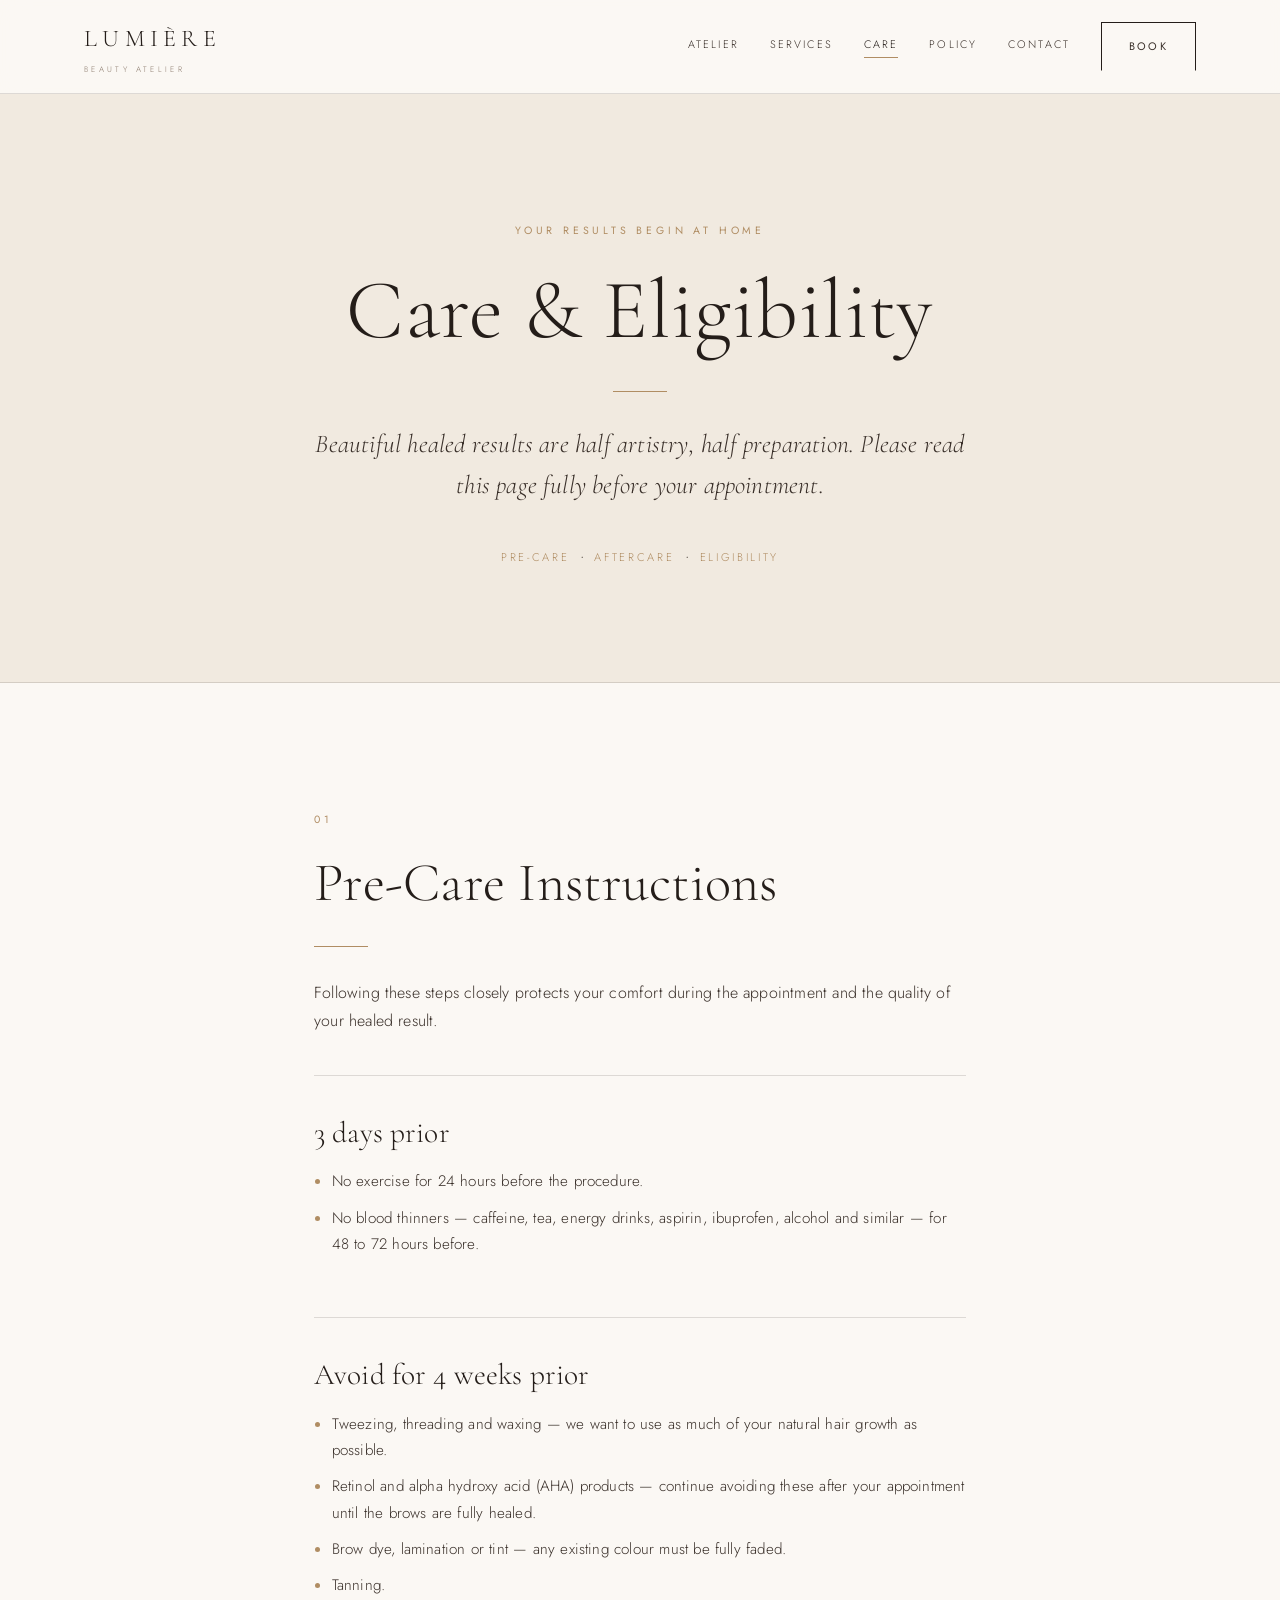
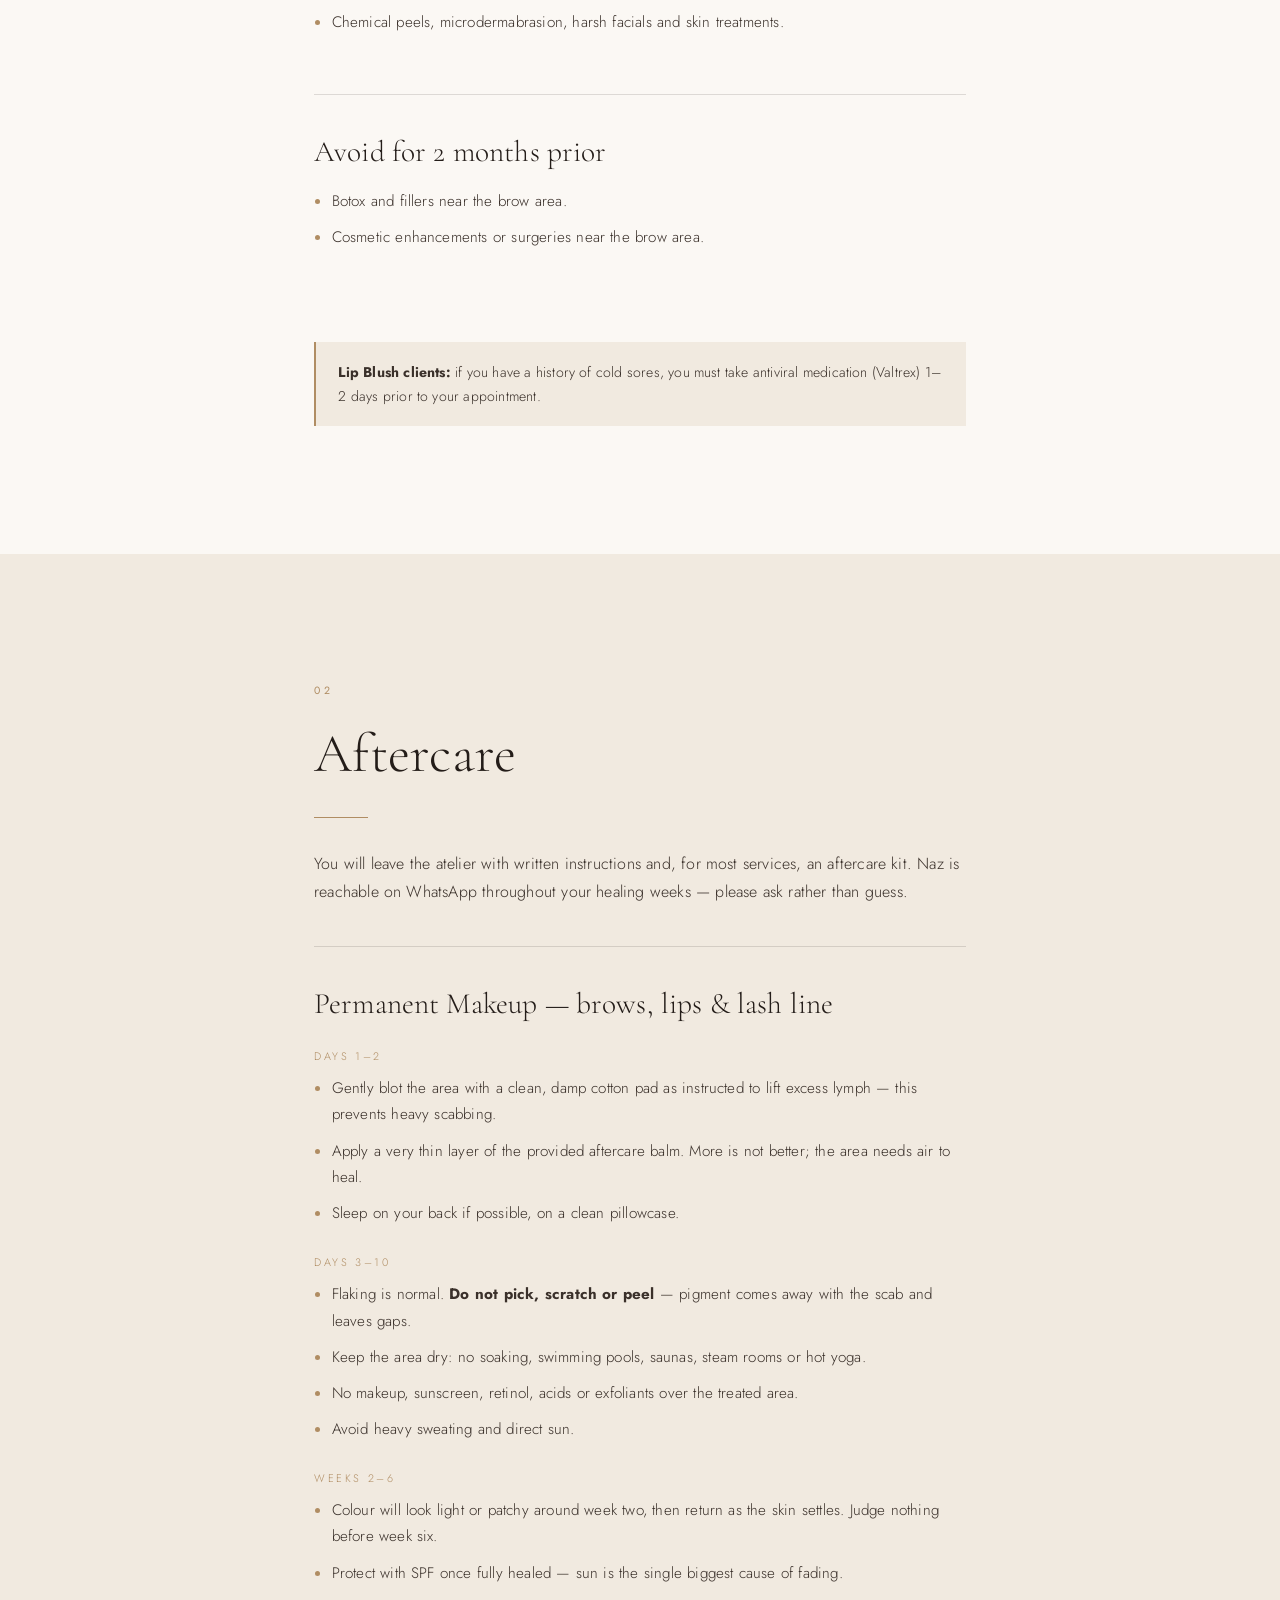
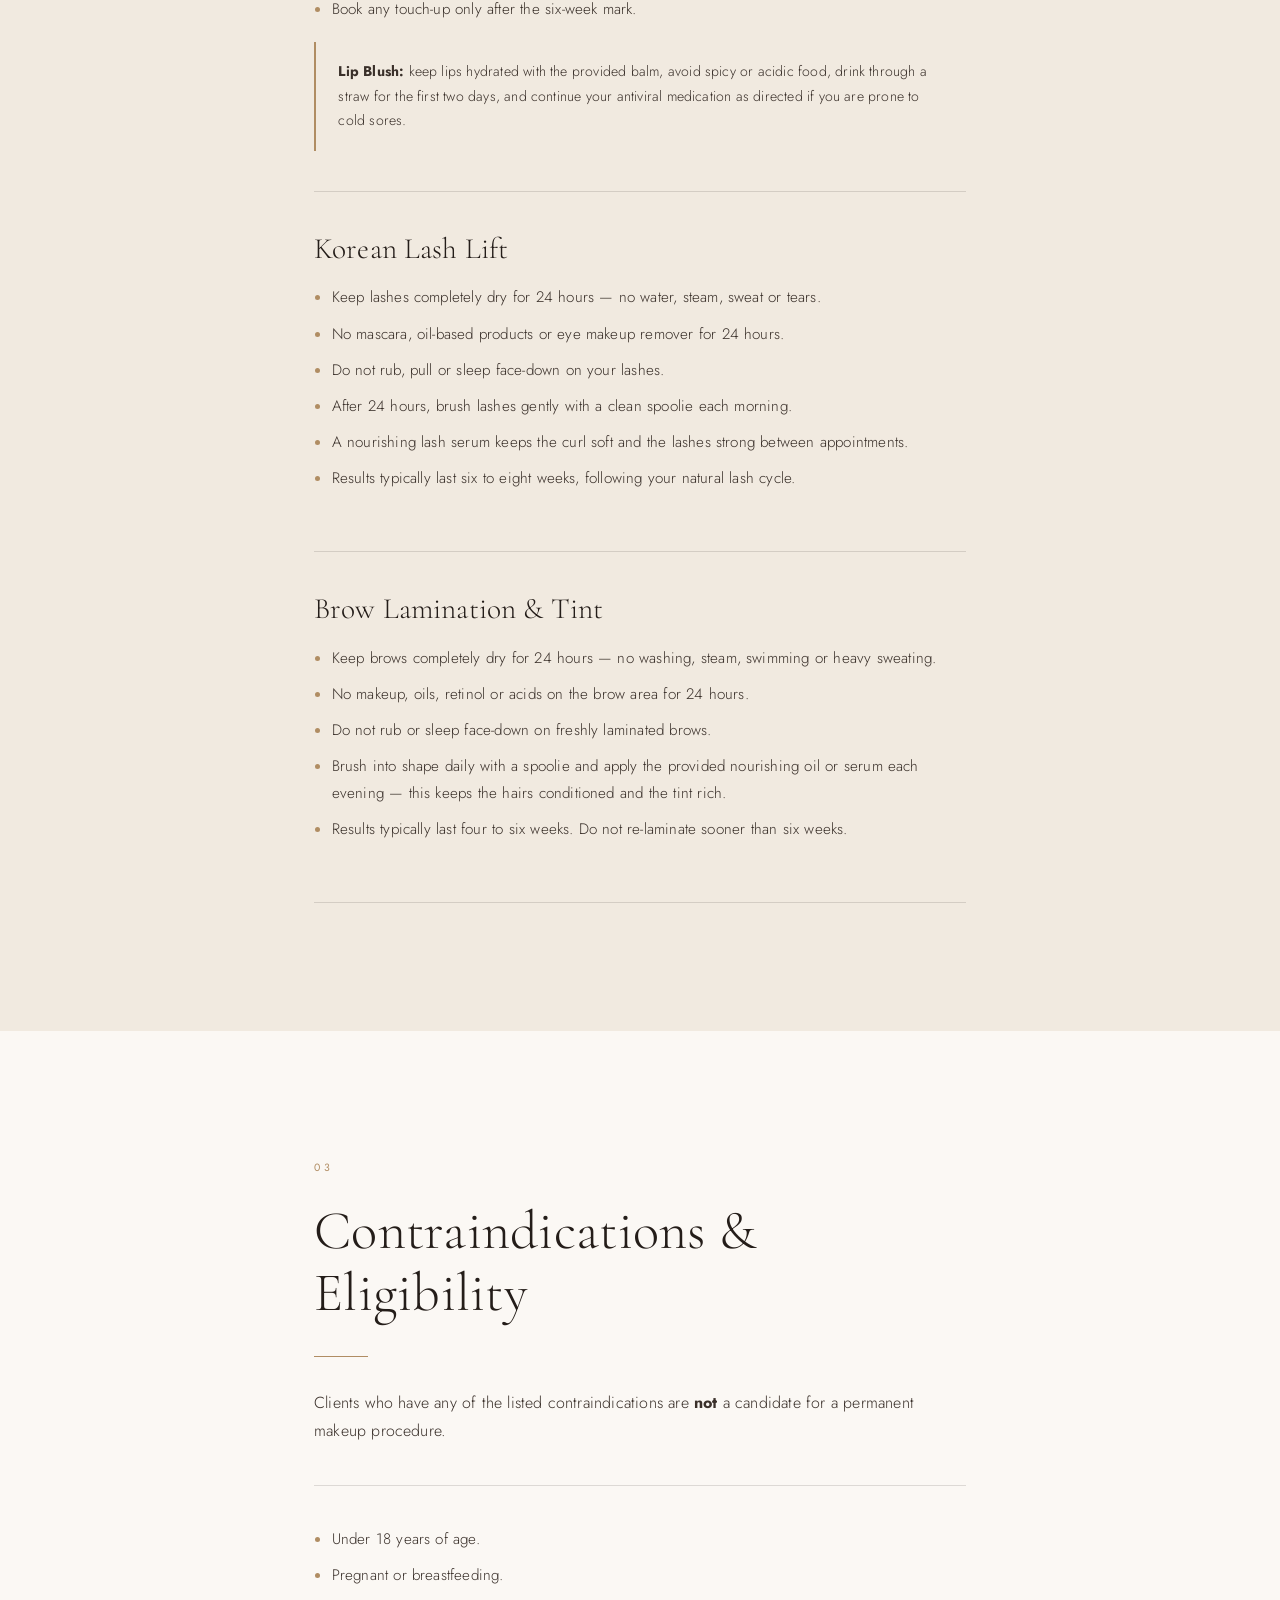
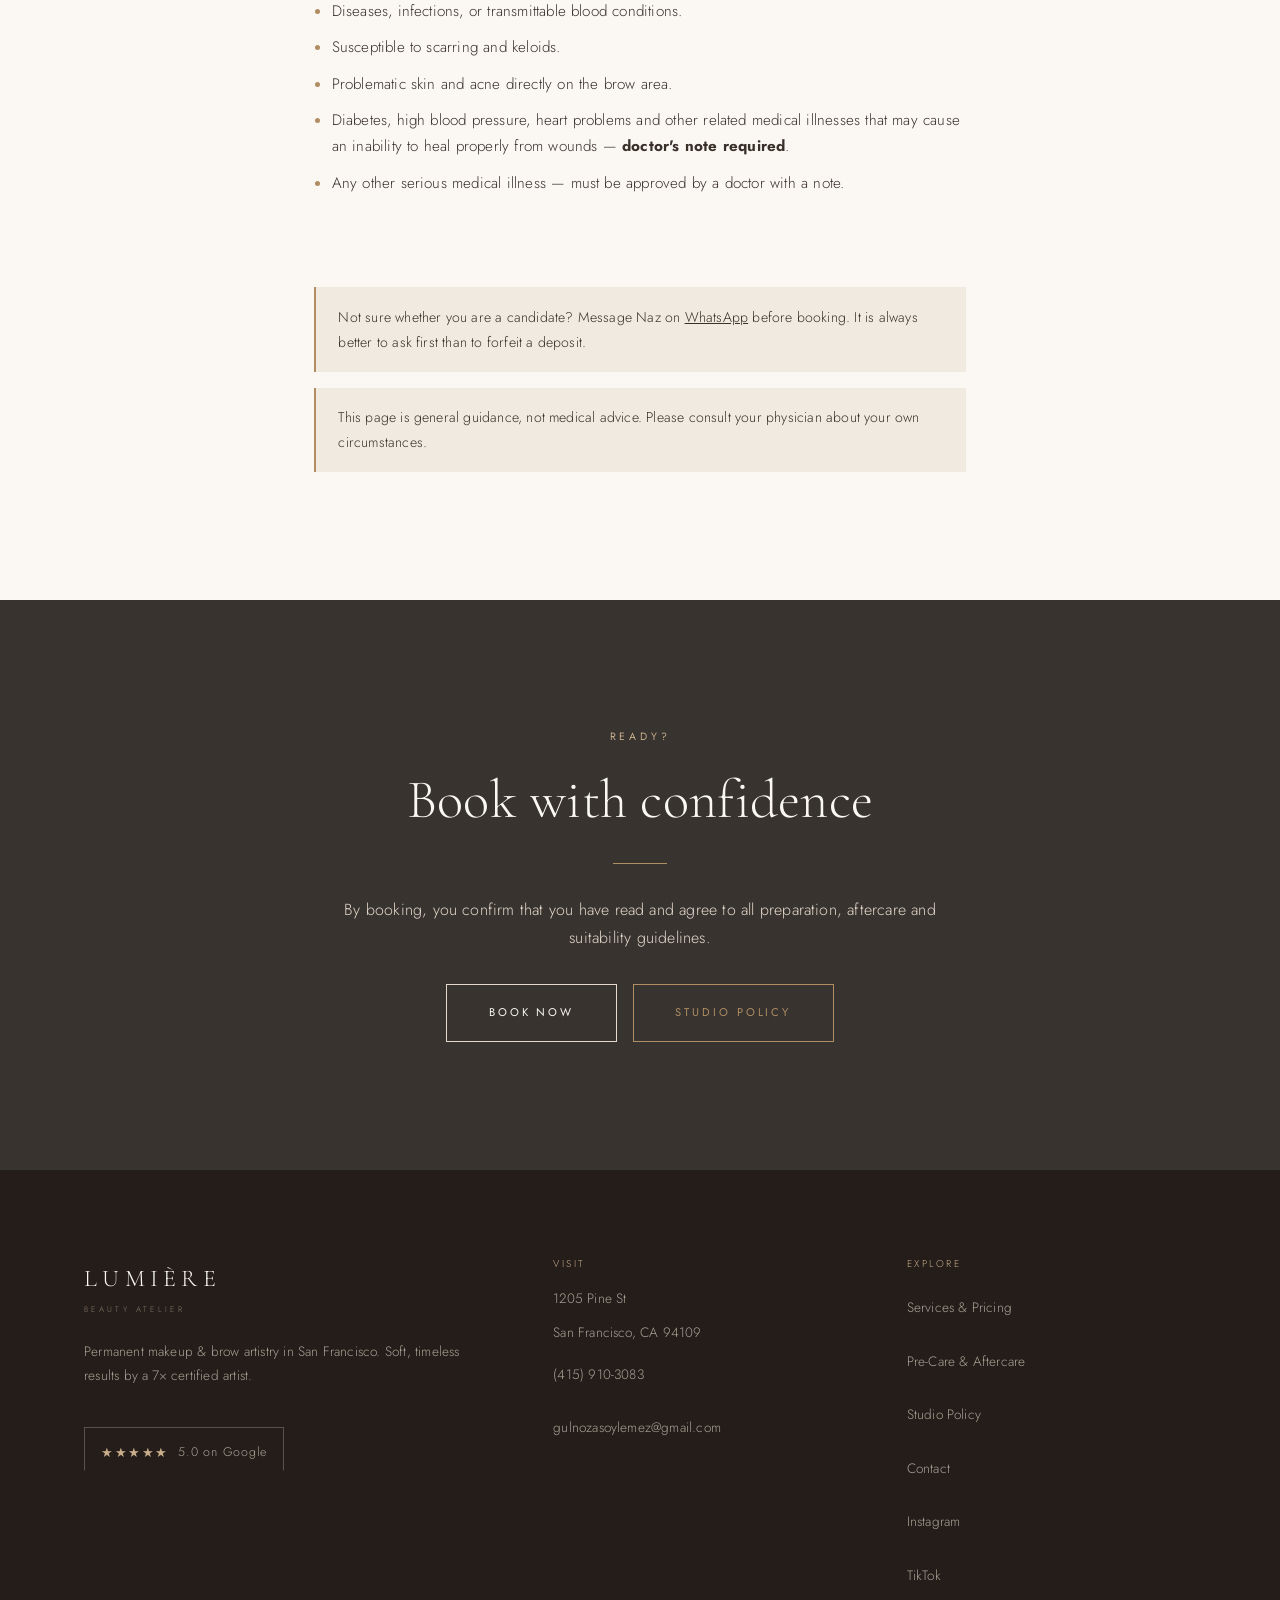
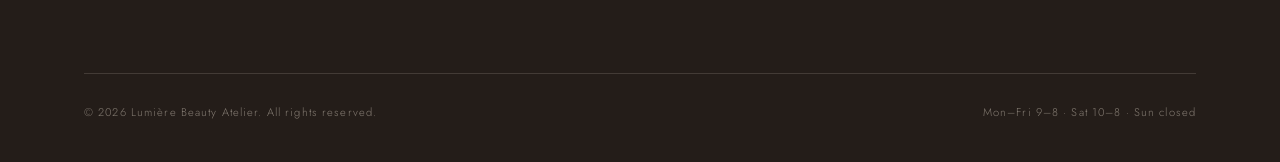
<file: Website/care.html>
﻿<!DOCTYPE html>
<html lang="en">
<head><!-- Google tag (gtag.js) -->
<script async src="https://www.googletagmanager.com/gtag/js?id=AW-17850878790"></script>
<script>
  window.dataLayer = window.dataLayer || [];
  function gtag(){dataLayer.push(arguments);}
  gtag('js', new Date());
  gtag('config', 'AW-17850878790');
</script>
<meta charset="utf-8">
<meta name="viewport" content="width=device-width, initial-scale=1">
<title>Pre-Care, Aftercare &amp; Eligibility | Lumière Beauty Atelier</title>
<meta name="description" content="Preparation instructions, healing aftercare and medical contraindications for permanent makeup, brow lamination and Korean lash lift at Lumière Beauty Atelier, San Francisco.">
<link rel="canonical" href="https://lumierebeautysf.com/care">
<meta property="og:site_name" content="Lumière Beauty Atelier">
<meta property="og:url" content="https://lumierebeautysf.com/care">
<meta property="og:title" content="Pre-Care, Aftercare &amp; Eligibility | Lumière Beauty Atelier">
<meta property="og:description" content="How to prepare for your appointment, how to heal beautifully afterwards, and who is a candidate for permanent makeup.">
<meta property="og:type" content="website">
<meta property="og:image" content="https://lumierebeautysf.com/social/lumiere-social-1200x630.jpg">
<meta name="twitter:card" content="summary_large_image">
<link rel="icon" href="favicon.svg" type="image/svg+xml">
<link rel="preconnect" href="https://fonts.googleapis.com">
<link rel="preconnect" href="https://fonts.gstatic.com" crossorigin>
<link href="https://fonts.googleapis.com/css2?family=Cormorant+Garamond:ital,wght@0,300;0,400;1,300;1,400&family=Jost:wght@200;300;400&display=swap" rel="stylesheet">
<link rel="stylesheet" href="styles.css">
</head>
<body>

<header class="site-header">
  <div class="bar">
    <a class="brand" href="index.html">Lumière<span>Beauty Atelier</span></a>
    <button class="nav-toggle" aria-expanded="false" aria-controls="nav">Menu</button>
    <nav class="nav" id="nav">
      <a href="index.html">Atelier</a>
      <a href="services.html">Services</a>
      <a href="care.html" aria-current="page">Care</a>
      <a href="policy.html">Policy</a>
      <a href="contact.html">Contact</a>
      <a class="btn" href="https://book.squareup.com/appointments/tr85sn3fzjhitg/location/L75AJ07R4BMFN/services" target="_blank" rel="noopener">Book</a>
    </nav>
  </div>
</header>

<main>

  <div class="page-banner">
    <div class="wrap-narrow">
      <span class="eyebrow">Your Results Begin at Home</span>
      <h1>Care &amp; Eligibility</h1>
      <hr class="rule center">
      <p class="lede">Beautiful healed results are half artistry, half preparation. Please read this page
         fully before your appointment.</p>
      <p style="margin-top:2rem">
        <a class="link-quiet" href="#pre-care">Pre-Care</a> &nbsp;·&nbsp;
        <a class="link-quiet" href="#aftercare">Aftercare</a> &nbsp;·&nbsp;
        <a class="link-quiet" href="#eligibility">Eligibility</a>
      </p>
    </div>
  </div>

  <!-- ======================================================== PRE-CARE -->
  <section id="pre-care">
    <div class="wrap-narrow">
      <div class="reveal">
        <span class="eyebrow">01</span>
        <h2>Pre-Care Instructions</h2>
        <hr class="rule">
        <p>Following these steps closely protects your comfort during the appointment and the quality of
           your healed result.</p>
      </div>

      <div class="reveal" style="margin-top:2.5rem">
        <div class="care-block">
          <h3>3 days prior</h3>
          <ul>
            <li>No exercise for 24 hours before the procedure.</li>
            <li>No blood thinners — caffeine, tea, energy drinks, aspirin, ibuprofen, alcohol and similar —
                for 48 to 72 hours before.</li>
          </ul>
        </div>

        <div class="care-block">
          <h3>Avoid for 4 weeks prior</h3>
          <ul>
            <li>Tweezing, threading and waxing — we want to use as much of your natural hair growth as
                possible.</li>
            <li>Retinol and alpha hydroxy acid (AHA) products — continue avoiding these after your
                appointment until the brows are fully healed.</li>
            <li>Brow dye, lamination or tint — any existing colour must be fully faded.</li>
            <li>Tanning.</li>
            <li>Chemical peels, microdermabrasion, harsh facials and skin treatments.</li>
          </ul>
        </div>

        <div class="care-block">
          <h3>Avoid for 2 months prior</h3>
          <ul>
            <li>Botox and fillers near the brow area.</li>
            <li>Cosmetic enhancements or surgeries near the brow area.</li>
          </ul>
        </div>

        <p class="note" style="margin-top:2rem"><strong>Lip Blush clients:</strong> if you have a history of
          cold sores, you must take antiviral medication (Valtrex) 1–2 days prior to your appointment.</p>
      </div>
    </div>
  </section>

  <!-- ======================================================== AFTERCARE -->
  <section class="tone-bone" id="aftercare">
    <div class="wrap-narrow">
      <div class="reveal">
        <span class="eyebrow">02</span>
        <h2>Aftercare</h2>
        <hr class="rule">
        <p>You will leave the atelier with written instructions and, for most services, an aftercare kit.
           Naz is reachable on WhatsApp throughout your healing weeks — please ask rather than guess.</p>
      </div>

      <div class="reveal" style="margin-top:2.5rem">

        <div class="care-block">
          <h3>Permanent Makeup — brows, lips &amp; lash line</h3>
          <h4>Days 1–2</h4>
          <ul>
            <li>Gently blot the area with a clean, damp cotton pad as instructed to lift excess lymph — this
                prevents heavy scabbing.</li>
            <li>Apply a very thin layer of the provided aftercare balm. More is not better; the area needs
                air to heal.</li>
            <li>Sleep on your back if possible, on a clean pillowcase.</li>
          </ul>
          <h4>Days 3–10</h4>
          <ul>
            <li>Flaking is normal. <strong>Do not pick, scratch or peel</strong> — pigment comes away with
                the scab and leaves gaps.</li>
            <li>Keep the area dry: no soaking, swimming pools, saunas, steam rooms or hot yoga.</li>
            <li>No makeup, sunscreen, retinol, acids or exfoliants over the treated area.</li>
            <li>Avoid heavy sweating and direct sun.</li>
          </ul>
          <h4>Weeks 2–6</h4>
          <ul>
            <li>Colour will look light or patchy around week two, then return as the skin settles. Judge
                nothing before week six.</li>
            <li>Protect with SPF once fully healed — sun is the single biggest cause of fading.</li>
            <li>Book any touch-up only after the six-week mark.</li>
          </ul>
          <p class="note"><strong>Lip Blush:</strong> keep lips hydrated with the provided balm, avoid spicy
            or acidic food, drink through a straw for the first two days, and continue your antiviral
            medication as directed if you are prone to cold sores.</p>
        </div>

        <div class="care-block">
          <h3>Korean Lash Lift</h3>
          <ul>
            <li>Keep lashes completely dry for 24 hours — no water, steam, sweat or tears.</li>
            <li>No mascara, oil-based products or eye makeup remover for 24 hours.</li>
            <li>Do not rub, pull or sleep face-down on your lashes.</li>
            <li>After 24 hours, brush lashes gently with a clean spoolie each morning.</li>
            <li>A nourishing lash serum keeps the curl soft and the lashes strong between appointments.</li>
            <li>Results typically last six to eight weeks, following your natural lash cycle.</li>
          </ul>
        </div>

        <div class="care-block">
          <h3>Brow Lamination &amp; Tint</h3>
          <ul>
            <li>Keep brows completely dry for 24 hours — no washing, steam, swimming or heavy sweating.</li>
            <li>No makeup, oils, retinol or acids on the brow area for 24 hours.</li>
            <li>Do not rub or sleep face-down on freshly laminated brows.</li>
            <li>Brush into shape daily with a spoolie and apply the provided nourishing oil or serum each
                evening — this keeps the hairs conditioned and the tint rich.</li>
            <li>Results typically last four to six weeks. Do not re-laminate sooner than six weeks.</li>
          </ul>
        </div>

      </div>
    </div>
  </section>

  <!-- ====================================================== ELIGIBILITY -->
  <section id="eligibility">
    <div class="wrap-narrow">
      <div class="reveal">
        <span class="eyebrow">03</span>
        <h2>Contraindications &amp; Eligibility</h2>
        <hr class="rule">
        <p>Clients who have any of the listed contraindications are <strong>not</strong> a candidate for a
           permanent makeup procedure.</p>
      </div>

      <div class="reveal" style="margin-top:2.5rem">
        <div class="care-block">
          <ul>
            <li>Under 18 years of age.</li>
            <li>Pregnant or breastfeeding.</li>
            <li>Diseases, infections, or transmittable blood conditions.</li>
            <li>Susceptible to scarring and keloids.</li>
            <li>Problematic skin and acne directly on the brow area.</li>
            <li>Diabetes, high blood pressure, heart problems and other related medical illnesses that may
                cause an inability to heal properly from wounds — <strong>doctor's note required</strong>.</li>
            <li>Any other serious medical illness — must be approved by a doctor with a note.</li>
          </ul>
        </div>

        <p class="note" style="margin-top:2rem">Not sure whether you are a candidate? Message Naz on
          <a href="https://wa.me/14159103083" target="_blank" rel="noopener">WhatsApp</a> before booking.
          It is always better to ask first than to forfeit a deposit.</p>
        <p class="note">This page is general guidance, not medical advice. Please consult your physician
          about your own circumstances.</p>
      </div>
    </div>
  </section>

  <section class="cta">
    <div class="wrap-narrow reveal">
      <span class="eyebrow">Ready?</span>
      <h2>Book with confidence</h2>
      <hr class="rule center">
      <p>By booking, you confirm that you have read and agree to all preparation, aftercare and suitability
         guidelines.</p>
      <div class="hero-actions" style="justify-content:center">
        <a class="btn btn-light" href="https://book.squareup.com/appointments/tr85sn3fzjhitg/location/L75AJ07R4BMFN/services" target="_blank" rel="noopener">Book now</a>
        <a class="btn btn-gold" href="policy.html">Studio policy</a>
      </div>
    </div>
  </section>

</main>

<footer class="site-footer">
  <div class="wrap">
    <div class="footer-grid">
      <div>
        <a class="brand" href="index.html">Lumière<span>Beauty Atelier</span></a>
        <p style="margin-top:1.5rem;max-width:28em">Permanent makeup &amp; brow artistry in San Francisco.
           Soft, timeless results by a 7× certified artist.</p>
        <a class="footer-rating" href="https://www.google.com/search?q=Lumi%C3%A8re+Beauty+Atelier+San+Francisco" target="_blank" rel="noopener"><span class="stars" aria-hidden="true">&#9733;&#9733;&#9733;&#9733;&#9733;</span><span>5.0 on Google</span></a>
      </div>
      <div>
        <h4>Visit</h4>
        <ul>
          <li>1205 Pine St</li>
          <li>San Francisco, CA 94109</li>
          <li><a href="tel:+14159103083">(415) 910-3083</a></li>
          <li><a href="mailto:gulnozasoylemez@gmail.com">gulnozasoylemez@gmail.com</a></li>
        </ul>
      </div>
      <div>
        <h4>Explore</h4>
        <ul>
          <li><a href="services.html">Services &amp; Pricing</a></li>
          <li><a href="care.html">Pre-Care &amp; Aftercare</a></li>
          <li><a href="policy.html">Studio Policy</a></li>
          <li><a href="contact.html">Contact</a></li>
          <li><a href="https://www.instagram.com/lumiere_beautyatelier" target="_blank" rel="noopener">Instagram</a></li>
          <li><a href="https://www.tiktok.com/@naz_pmu" target="_blank" rel="noopener">TikTok</a></li>
        </ul>
      </div>
    </div>
    <div class="footer-base">
      <span>© <span id="yr">2026</span> Lumière Beauty Atelier. All rights reserved.</span>
      <span>Mon–Fri 9–8 · Sat 10–8 · Sun closed</span>
    </div>
  </div>
</footer>

<a class="btn float-book" href="https://book.squareup.com/appointments/tr85sn3fzjhitg/location/L75AJ07R4BMFN/services" target="_blank" rel="noopener">Book</a>

<script src="site.js"></script>
</body>
</html>
</file>
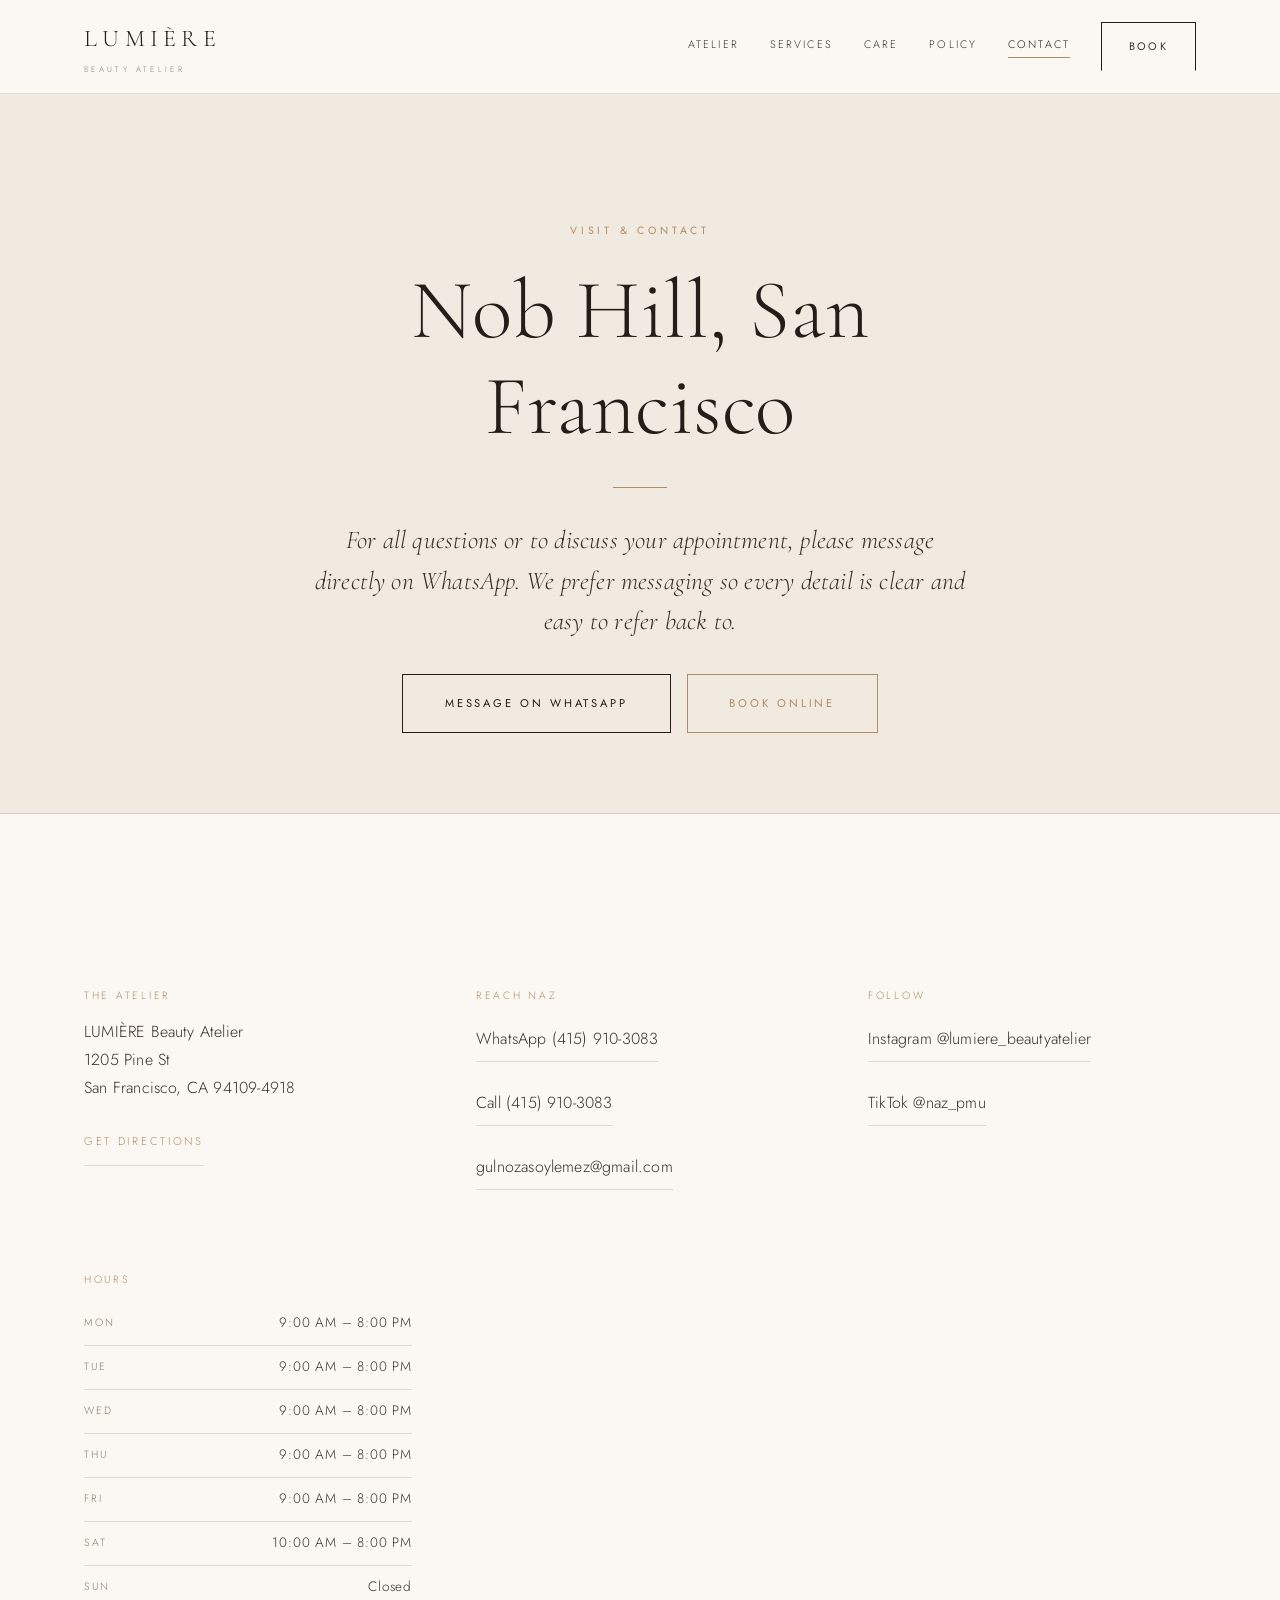
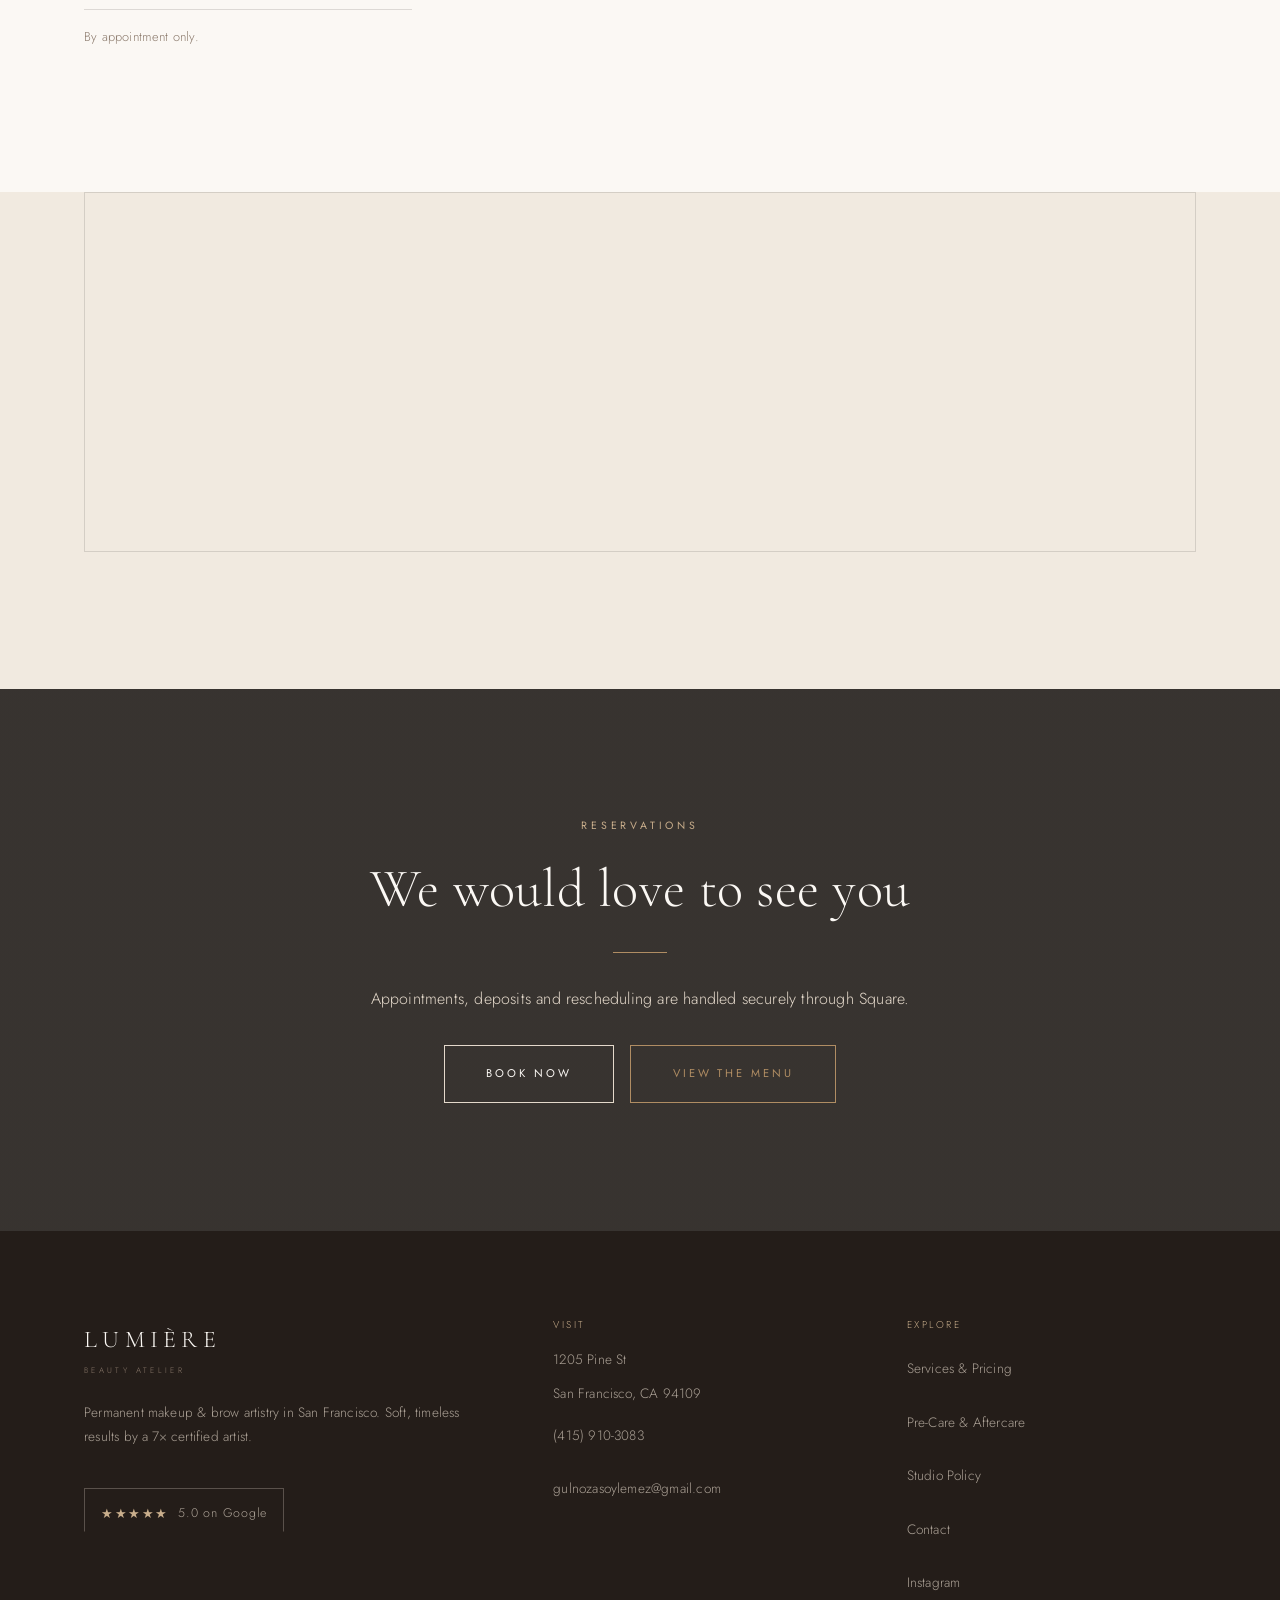
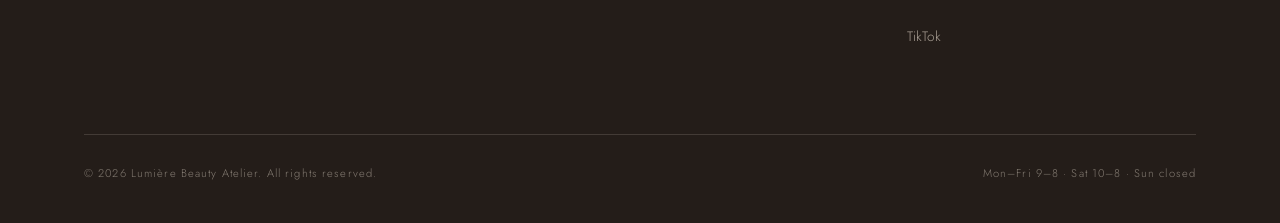
<file: Website/contact.html>
﻿<!DOCTYPE html>
<html lang="en">
<head><!-- Google tag (gtag.js) -->
<script async src="https://www.googletagmanager.com/gtag/js?id=AW-17850878790"></script>
<script>
  window.dataLayer = window.dataLayer || [];
  function gtag(){dataLayer.push(arguments);}
  gtag('js', new Date());
  gtag('config', 'AW-17850878790');
</script>
<meta charset="utf-8">
<meta name="viewport" content="width=device-width, initial-scale=1">
<title>Contact &amp; Location | Lumière Beauty Atelier, 1205 Pine St, San Francisco</title>
<meta name="description" content="Visit Lumière Beauty Atelier at 1205 Pine St, San Francisco, CA 94109. Message on WhatsApp at (415) 910-3083. Open Monday to Friday 9am–8pm, Saturday 10am–8pm.">
<link rel="canonical" href="https://lumierebeautysf.com/contact">
<meta property="og:site_name" content="Lumière Beauty Atelier">
<meta property="og:url" content="https://lumierebeautysf.com/contact">
<meta property="og:title" content="Contact &amp; Location | Lumière Beauty Atelier, Nob Hill San Francisco">
<meta property="og:description" content="1205 Pine St, San Francisco. Message on WhatsApp at (415) 910-3083. Open Mon–Fri 9am–8pm, Sat 10am–8pm.">
<meta property="og:type" content="website">
<meta property="og:image" content="https://lumierebeautysf.com/social/lumiere-social-1200x630.jpg">
<meta name="twitter:card" content="summary_large_image">
<link rel="icon" href="favicon.svg" type="image/svg+xml">
<link rel="preconnect" href="https://fonts.googleapis.com">
<link rel="preconnect" href="https://fonts.gstatic.com" crossorigin>
<link href="https://fonts.googleapis.com/css2?family=Cormorant+Garamond:ital,wght@0,300;0,400;1,300;1,400&family=Jost:wght@200;300;400&display=swap" rel="stylesheet">
<link rel="stylesheet" href="styles.css">
</head>
<body>

<header class="site-header">
  <div class="bar">
    <a class="brand" href="index.html">Lumière<span>Beauty Atelier</span></a>
    <button class="nav-toggle" aria-expanded="false" aria-controls="nav">Menu</button>
    <nav class="nav" id="nav">
      <a href="index.html">Atelier</a>
      <a href="services.html">Services</a>
      <a href="care.html">Care</a>
      <a href="policy.html">Policy</a>
      <a href="contact.html" aria-current="page">Contact</a>
      <a class="btn" href="https://book.squareup.com/appointments/tr85sn3fzjhitg/location/L75AJ07R4BMFN/services" target="_blank" rel="noopener">Book</a>
    </nav>
  </div>
</header>

<main>

  <div class="page-banner">
    <div class="wrap-narrow">
      <span class="eyebrow">Visit &amp; Contact</span>
      <h1>Nob Hill, San Francisco</h1>
      <hr class="rule center">
      <p class="lede">For all questions or to discuss your appointment, please message directly on
         WhatsApp. We prefer messaging so every detail is clear and easy to refer back to.</p>
      <div class="hero-actions" style="justify-content:center">
        <a class="btn" href="https://wa.me/14159103083" target="_blank" rel="noopener">Message on WhatsApp</a>
        <a class="btn btn-gold" href="https://book.squareup.com/appointments/tr85sn3fzjhitg/location/L75AJ07R4BMFN/services" target="_blank" rel="noopener">Book online</a>
      </div>
    </div>
  </div>

  <section>
    <div class="wrap">
      <div class="contact-grid reveal">
        <div>
          <h4>The Atelier</h4>
          <p>LUMIÈRE Beauty Atelier<br>
             1205 Pine St<br>
             San Francisco, CA 94109-4918</p>
          <p><a class="link-quiet" href="https://maps.google.com/?q=1205+Pine+St+San+Francisco+CA+94109" target="_blank" rel="noopener">Get directions</a></p>
        </div>
        <div>
          <h4>Reach Naz</h4>
          <p><a href="https://wa.me/14159103083" target="_blank" rel="noopener">WhatsApp (415) 910-3083</a></p>
          <p><a href="tel:+14159103083">Call (415) 910-3083</a></p>
          <p><a href="mailto:gulnozasoylemez@gmail.com">gulnozasoylemez@gmail.com</a></p>
        </div>
        <div>
          <h4>Follow</h4>
          <p><a href="https://www.instagram.com/lumiere_beautyatelier" target="_blank" rel="noopener">Instagram @lumiere_beautyatelier</a></p>
          <p><a href="https://www.tiktok.com/@naz_pmu" target="_blank" rel="noopener">TikTok @naz_pmu</a></p>
        </div>
        <div>
          <h4>Hours</h4>
          <ul class="hours">
            <li><span>Mon</span><span>9:00 AM &#8211; 8:00 PM</span></li>
            <li><span>Tue</span><span>9:00 AM &#8211; 8:00 PM</span></li>
            <li><span>Wed</span><span>9:00 AM &#8211; 8:00 PM</span></li>
            <li><span>Thu</span><span>9:00 AM &#8211; 8:00 PM</span></li>
            <li><span>Fri</span><span>9:00 AM &#8211; 8:00 PM</span></li>
            <li><span>Sat</span><span>10:00 AM &#8211; 8:00 PM</span></li>
            <li><span>Sun</span><span>Closed</span></li>
          </ul>
          <p style="margin-top:1rem;font-size:0.8rem;color:var(--taupe)">By appointment only.</p>
        </div>
      </div>
    </div>
  </section>

  <section class="tone-bone" style="padding-top:0">
    <div class="wrap reveal">
      <iframe
        class="map-frame"
        title="Map showing 1205 Pine Street, San Francisco"
        loading="lazy"
        referrerpolicy="no-referrer-when-downgrade"
        src="https://www.google.com/maps?q=1205+Pine+St,+San+Francisco,+CA+94109&output=embed"></iframe>
    </div>
  </section>

  <section class="cta">
    <div class="wrap-narrow reveal">
      <span class="eyebrow">Reservations</span>
      <h2>We would love to see you</h2>
      <hr class="rule center">
      <p>Appointments, deposits and rescheduling are handled securely through Square.</p>
      <div class="hero-actions" style="justify-content:center">
        <a class="btn btn-light" href="https://book.squareup.com/appointments/tr85sn3fzjhitg/location/L75AJ07R4BMFN/services" target="_blank" rel="noopener">Book now</a>
        <a class="btn btn-gold" href="services.html">View the menu</a>
      </div>
    </div>
  </section>

</main>

<footer class="site-footer">
  <div class="wrap">
    <div class="footer-grid">
      <div>
        <a class="brand" href="index.html">Lumière<span>Beauty Atelier</span></a>
        <p style="margin-top:1.5rem;max-width:28em">Permanent makeup &amp; brow artistry in San Francisco.
           Soft, timeless results by a 7× certified artist.</p>
        <a class="footer-rating" href="https://www.google.com/search?q=Lumi%C3%A8re+Beauty+Atelier+San+Francisco" target="_blank" rel="noopener"><span class="stars" aria-hidden="true">&#9733;&#9733;&#9733;&#9733;&#9733;</span><span>5.0 on Google</span></a>
      </div>
      <div>
        <h4>Visit</h4>
        <ul>
          <li>1205 Pine St</li>
          <li>San Francisco, CA 94109</li>
          <li><a href="tel:+14159103083">(415) 910-3083</a></li>
          <li><a href="mailto:gulnozasoylemez@gmail.com">gulnozasoylemez@gmail.com</a></li>
        </ul>
      </div>
      <div>
        <h4>Explore</h4>
        <ul>
          <li><a href="services.html">Services &amp; Pricing</a></li>
          <li><a href="care.html">Pre-Care &amp; Aftercare</a></li>
          <li><a href="policy.html">Studio Policy</a></li>
          <li><a href="contact.html">Contact</a></li>
          <li><a href="https://www.instagram.com/lumiere_beautyatelier" target="_blank" rel="noopener">Instagram</a></li>
          <li><a href="https://www.tiktok.com/@naz_pmu" target="_blank" rel="noopener">TikTok</a></li>
        </ul>
      </div>
    </div>
    <div class="footer-base">
      <span>© <span id="yr">2026</span> Lumière Beauty Atelier. All rights reserved.</span>
      <span>Mon–Fri 9–8 · Sat 10–8 · Sun closed</span>
    </div>
  </div>
</footer>

<a class="btn float-book" href="https://book.squareup.com/appointments/tr85sn3fzjhitg/location/L75AJ07R4BMFN/services" target="_blank" rel="noopener">Book</a>

<script src="site.js"></script>
</body>
</html>
</file>
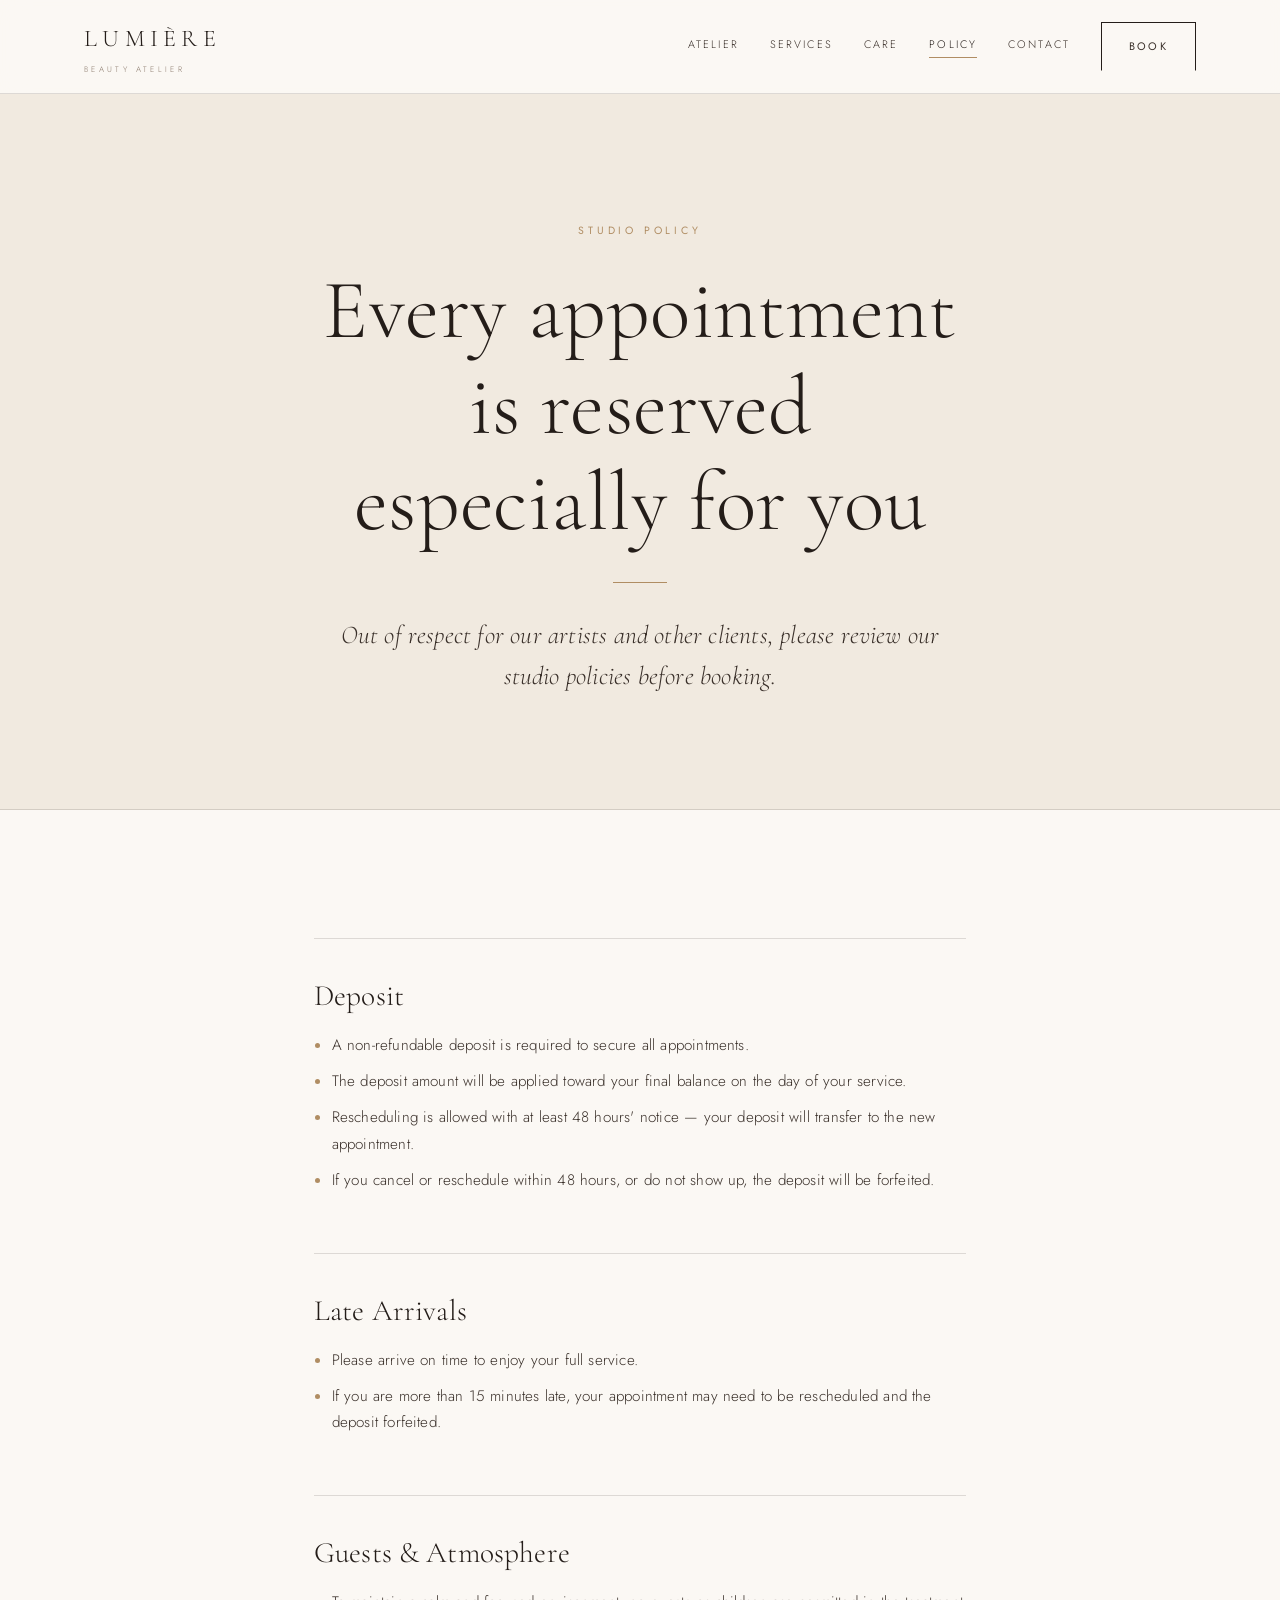
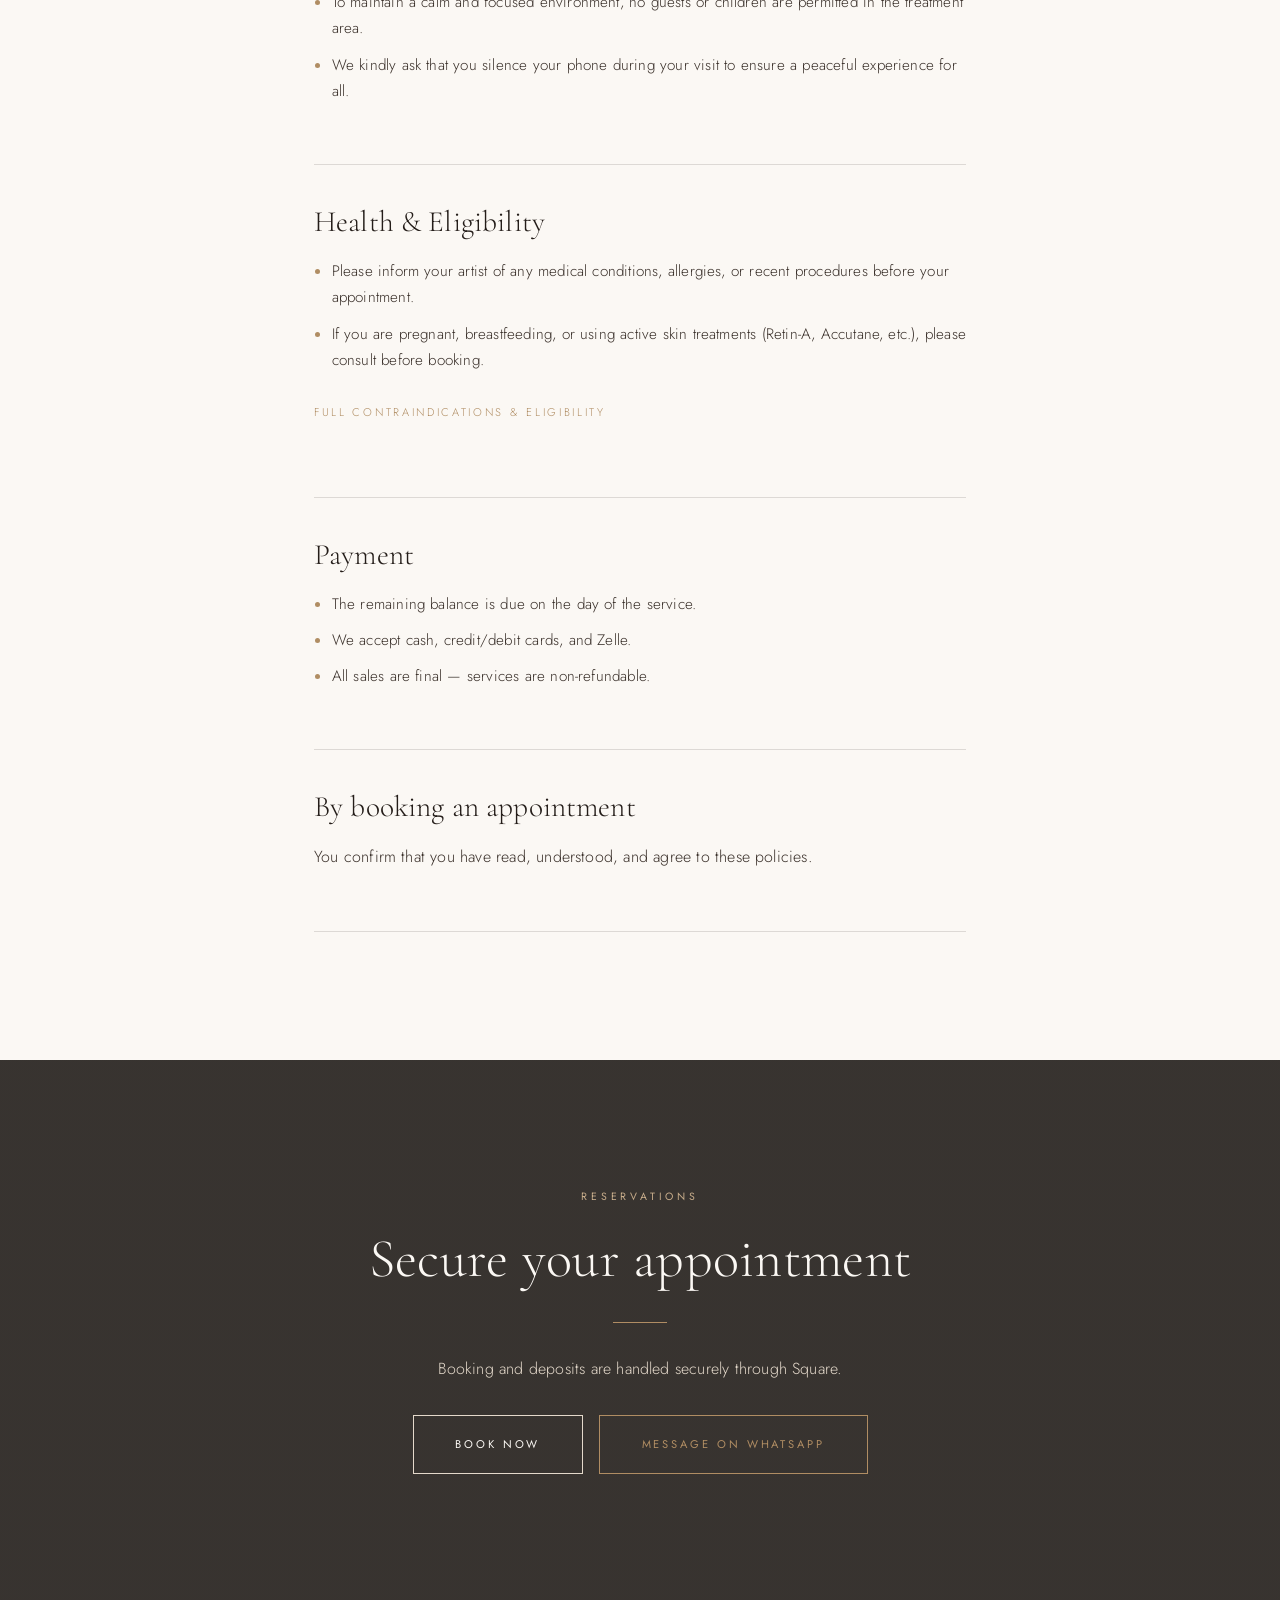
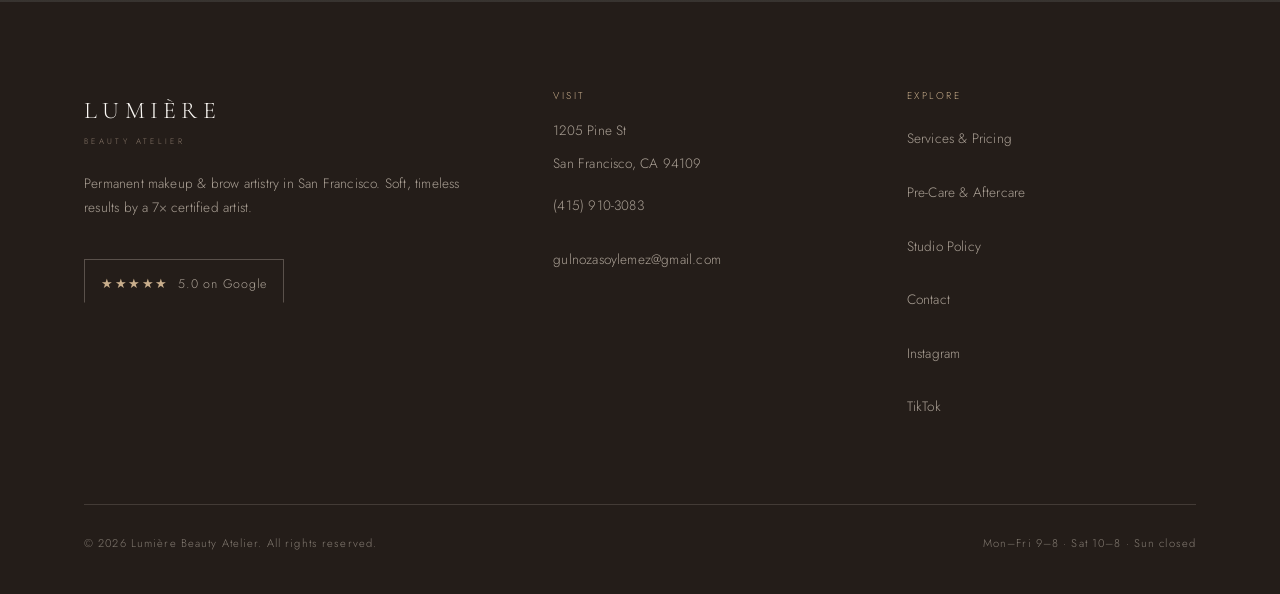
<file: Website/policy.html>
﻿<!DOCTYPE html>
<html lang="en">
<head><!-- Google tag (gtag.js) -->
<script async src="https://www.googletagmanager.com/gtag/js?id=AW-17850878790"></script>
<script>
  window.dataLayer = window.dataLayer || [];
  function gtag(){dataLayer.push(arguments);}
  gtag('js', new Date());
  gtag('config', 'AW-17850878790');
</script>
<meta charset="utf-8">
<meta name="viewport" content="width=device-width, initial-scale=1">
<title>Studio Policy | Lumière Beauty Atelier, San Francisco</title>
<meta name="description" content="Deposit, rescheduling, late arrival, guest and payment policies for Lumière Beauty Atelier, a permanent makeup and brow studio in San Francisco.">
<link rel="canonical" href="https://lumierebeautysf.com/policy">
<meta property="og:site_name" content="Lumière Beauty Atelier">
<meta property="og:url" content="https://lumierebeautysf.com/policy">
<meta property="og:title" content="Studio Policy | Lumière Beauty Atelier, San Francisco">
<meta property="og:description" content="Deposits, rescheduling, late arrivals, guests and payment — everything to know before booking.">
<meta property="og:type" content="website">
<meta property="og:image" content="https://lumierebeautysf.com/social/lumiere-social-1200x630.jpg">
<meta name="twitter:card" content="summary_large_image">
<link rel="icon" href="favicon.svg" type="image/svg+xml">
<link rel="preconnect" href="https://fonts.googleapis.com">
<link rel="preconnect" href="https://fonts.gstatic.com" crossorigin>
<link href="https://fonts.googleapis.com/css2?family=Cormorant+Garamond:ital,wght@0,300;0,400;1,300;1,400&family=Jost:wght@200;300;400&display=swap" rel="stylesheet">
<link rel="stylesheet" href="styles.css">
</head>
<body>

<header class="site-header">
  <div class="bar">
    <a class="brand" href="index.html">Lumière<span>Beauty Atelier</span></a>
    <button class="nav-toggle" aria-expanded="false" aria-controls="nav">Menu</button>
    <nav class="nav" id="nav">
      <a href="index.html">Atelier</a>
      <a href="services.html">Services</a>
      <a href="care.html">Care</a>
      <a href="policy.html" aria-current="page">Policy</a>
      <a href="contact.html">Contact</a>
      <a class="btn" href="https://book.squareup.com/appointments/tr85sn3fzjhitg/location/L75AJ07R4BMFN/services" target="_blank" rel="noopener">Book</a>
    </nav>
  </div>
</header>

<main>

  <div class="page-banner">
    <div class="wrap-narrow">
      <span class="eyebrow">Studio Policy</span>
      <h1>Every appointment is reserved especially for you</h1>
      <hr class="rule center">
      <p class="lede">Out of respect for our artists and other clients, please review our studio policies
         before booking.</p>
    </div>
  </div>

  <section>
    <div class="wrap-narrow">

      <div class="reveal">
        <div class="care-block">
          <h3>Deposit</h3>
          <ul>
            <li>A non-refundable deposit is required to secure all appointments.</li>
            <li>The deposit amount will be applied toward your final balance on the day of your service.</li>
            <li>Rescheduling is allowed with at least 48 hours' notice — your deposit will transfer to the
                new appointment.</li>
            <li>If you cancel or reschedule within 48 hours, or do not show up, the deposit will be
                forfeited.</li>
          </ul>
        </div>

        <div class="care-block">
          <h3>Late Arrivals</h3>
          <ul>
            <li>Please arrive on time to enjoy your full service.</li>
            <li>If you are more than 15 minutes late, your appointment may need to be rescheduled and the
                deposit forfeited.</li>
          </ul>
        </div>

        <div class="care-block">
          <h3>Guests &amp; Atmosphere</h3>
          <ul>
            <li>To maintain a calm and focused environment, no guests or children are permitted in the
                treatment area.</li>
            <li>We kindly ask that you silence your phone during your visit to ensure a peaceful experience
                for all.</li>
          </ul>
        </div>

        <div class="care-block">
          <h3>Health &amp; Eligibility</h3>
          <ul>
            <li>Please inform your artist of any medical conditions, allergies, or recent procedures before
                your appointment.</li>
            <li>If you are pregnant, breastfeeding, or using active skin treatments (Retin-A, Accutane,
                etc.), please consult before booking.</li>
          </ul>
          <p><a class="link-quiet" href="care.html#eligibility">Full contraindications &amp; eligibility</a></p>
        </div>

        <div class="care-block">
          <h3>Payment</h3>
          <ul>
            <li>The remaining balance is due on the day of the service.</li>
            <li>We accept cash, credit/debit cards, and Zelle.</li>
            <li>All sales are final — services are non-refundable.</li>
          </ul>
        </div>

        <div class="care-block">
          <h3>By booking an appointment</h3>
          <p>You confirm that you have read, understood, and agree to these policies.</p>
        </div>
      </div>

    </div>
  </section>

  <section class="cta">
    <div class="wrap-narrow reveal">
      <span class="eyebrow">Reservations</span>
      <h2>Secure your appointment</h2>
      <hr class="rule center">
      <p>Booking and deposits are handled securely through Square.</p>
      <div class="hero-actions" style="justify-content:center">
        <a class="btn btn-light" href="https://book.squareup.com/appointments/tr85sn3fzjhitg/location/L75AJ07R4BMFN/services" target="_blank" rel="noopener">Book now</a>
        <a class="btn btn-gold" href="https://wa.me/14159103083" target="_blank" rel="noopener">Message on WhatsApp</a>
      </div>
    </div>
  </section>

</main>

<footer class="site-footer">
  <div class="wrap">
    <div class="footer-grid">
      <div>
        <a class="brand" href="index.html">Lumière<span>Beauty Atelier</span></a>
        <p style="margin-top:1.5rem;max-width:28em">Permanent makeup &amp; brow artistry in San Francisco.
           Soft, timeless results by a 7× certified artist.</p>
        <a class="footer-rating" href="https://www.google.com/search?q=Lumi%C3%A8re+Beauty+Atelier+San+Francisco" target="_blank" rel="noopener"><span class="stars" aria-hidden="true">&#9733;&#9733;&#9733;&#9733;&#9733;</span><span>5.0 on Google</span></a>
      </div>
      <div>
        <h4>Visit</h4>
        <ul>
          <li>1205 Pine St</li>
          <li>San Francisco, CA 94109</li>
          <li><a href="tel:+14159103083">(415) 910-3083</a></li>
          <li><a href="mailto:gulnozasoylemez@gmail.com">gulnozasoylemez@gmail.com</a></li>
        </ul>
      </div>
      <div>
        <h4>Explore</h4>
        <ul>
          <li><a href="services.html">Services &amp; Pricing</a></li>
          <li><a href="care.html">Pre-Care &amp; Aftercare</a></li>
          <li><a href="policy.html">Studio Policy</a></li>
          <li><a href="contact.html">Contact</a></li>
          <li><a href="https://www.instagram.com/lumiere_beautyatelier" target="_blank" rel="noopener">Instagram</a></li>
          <li><a href="https://www.tiktok.com/@naz_pmu" target="_blank" rel="noopener">TikTok</a></li>
        </ul>
      </div>
    </div>
    <div class="footer-base">
      <span>© <span id="yr">2026</span> Lumière Beauty Atelier. All rights reserved.</span>
      <span>Mon–Fri 9–8 · Sat 10–8 · Sun closed</span>
    </div>
  </div>
</footer>

<a class="btn float-book" href="https://book.squareup.com/appointments/tr85sn3fzjhitg/location/L75AJ07R4BMFN/services" target="_blank" rel="noopener">Book</a>

<script src="site.js"></script>
</body>
</html>
</file>
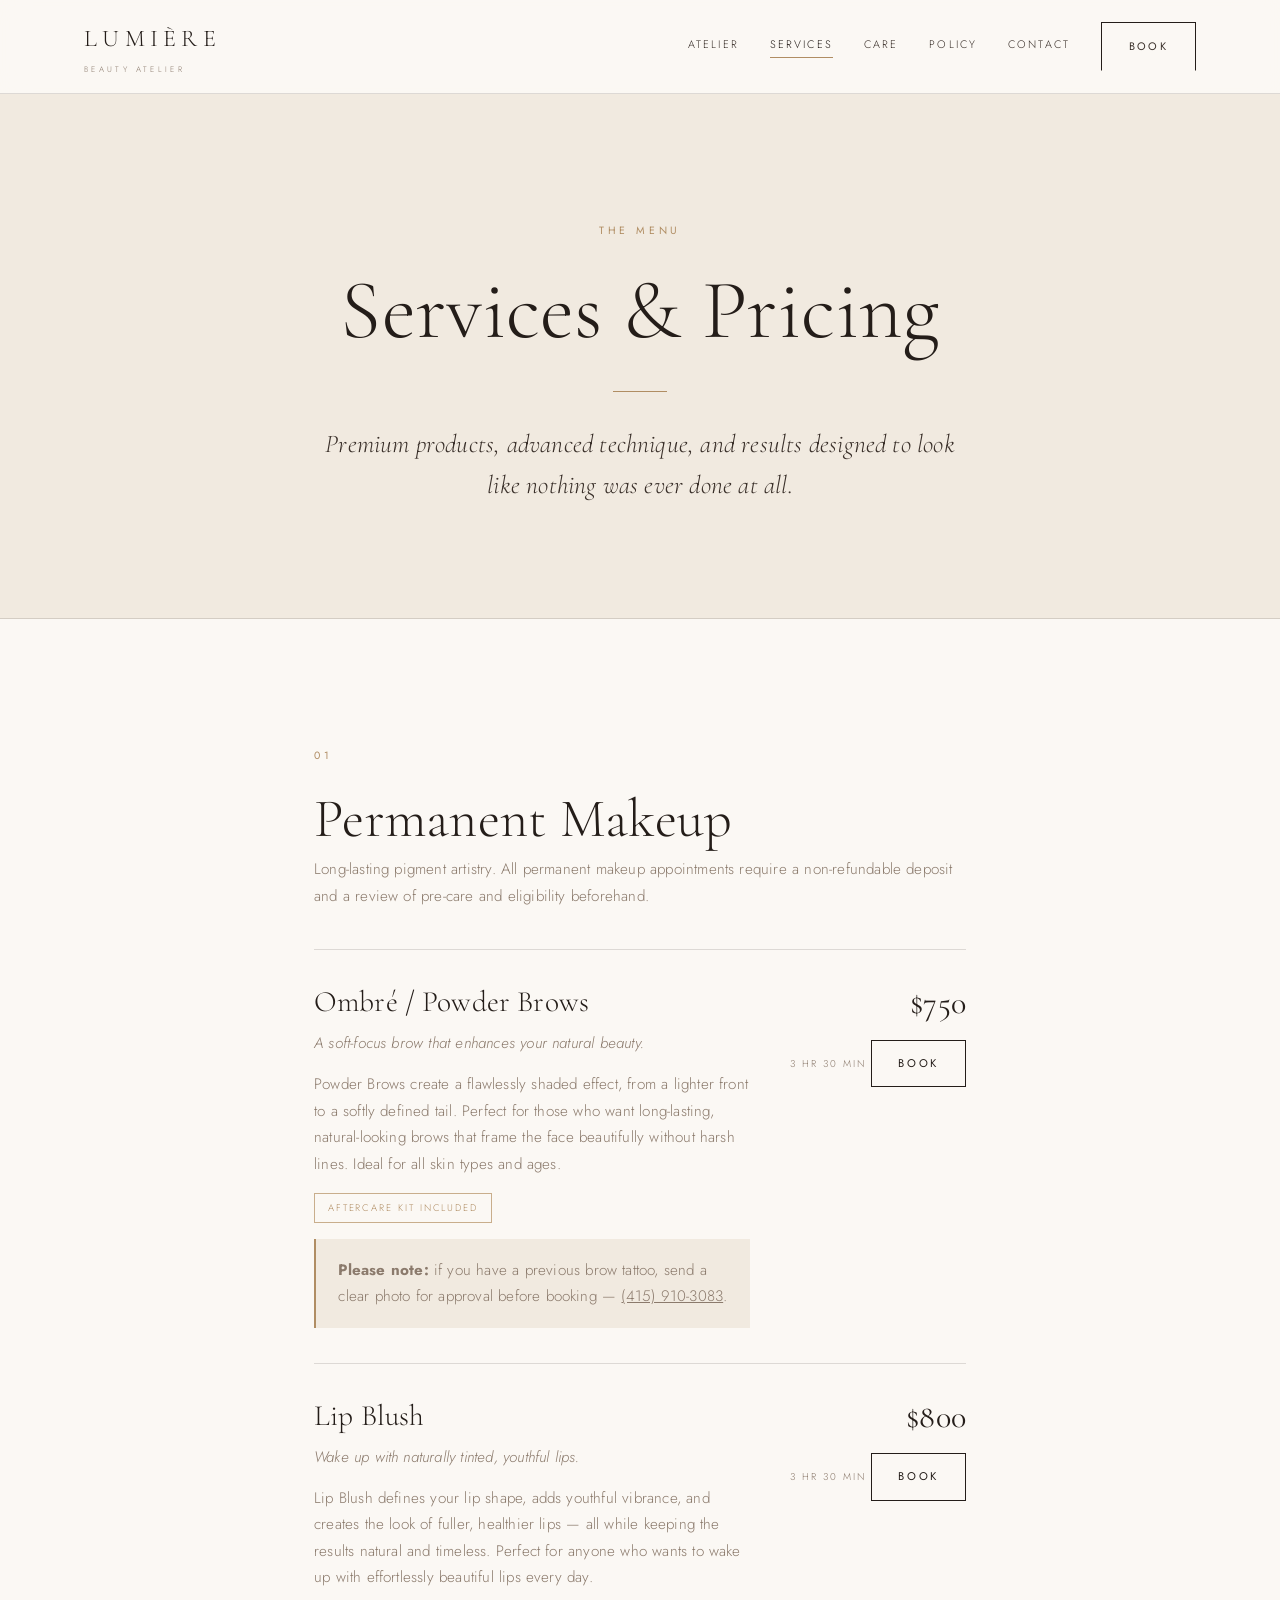
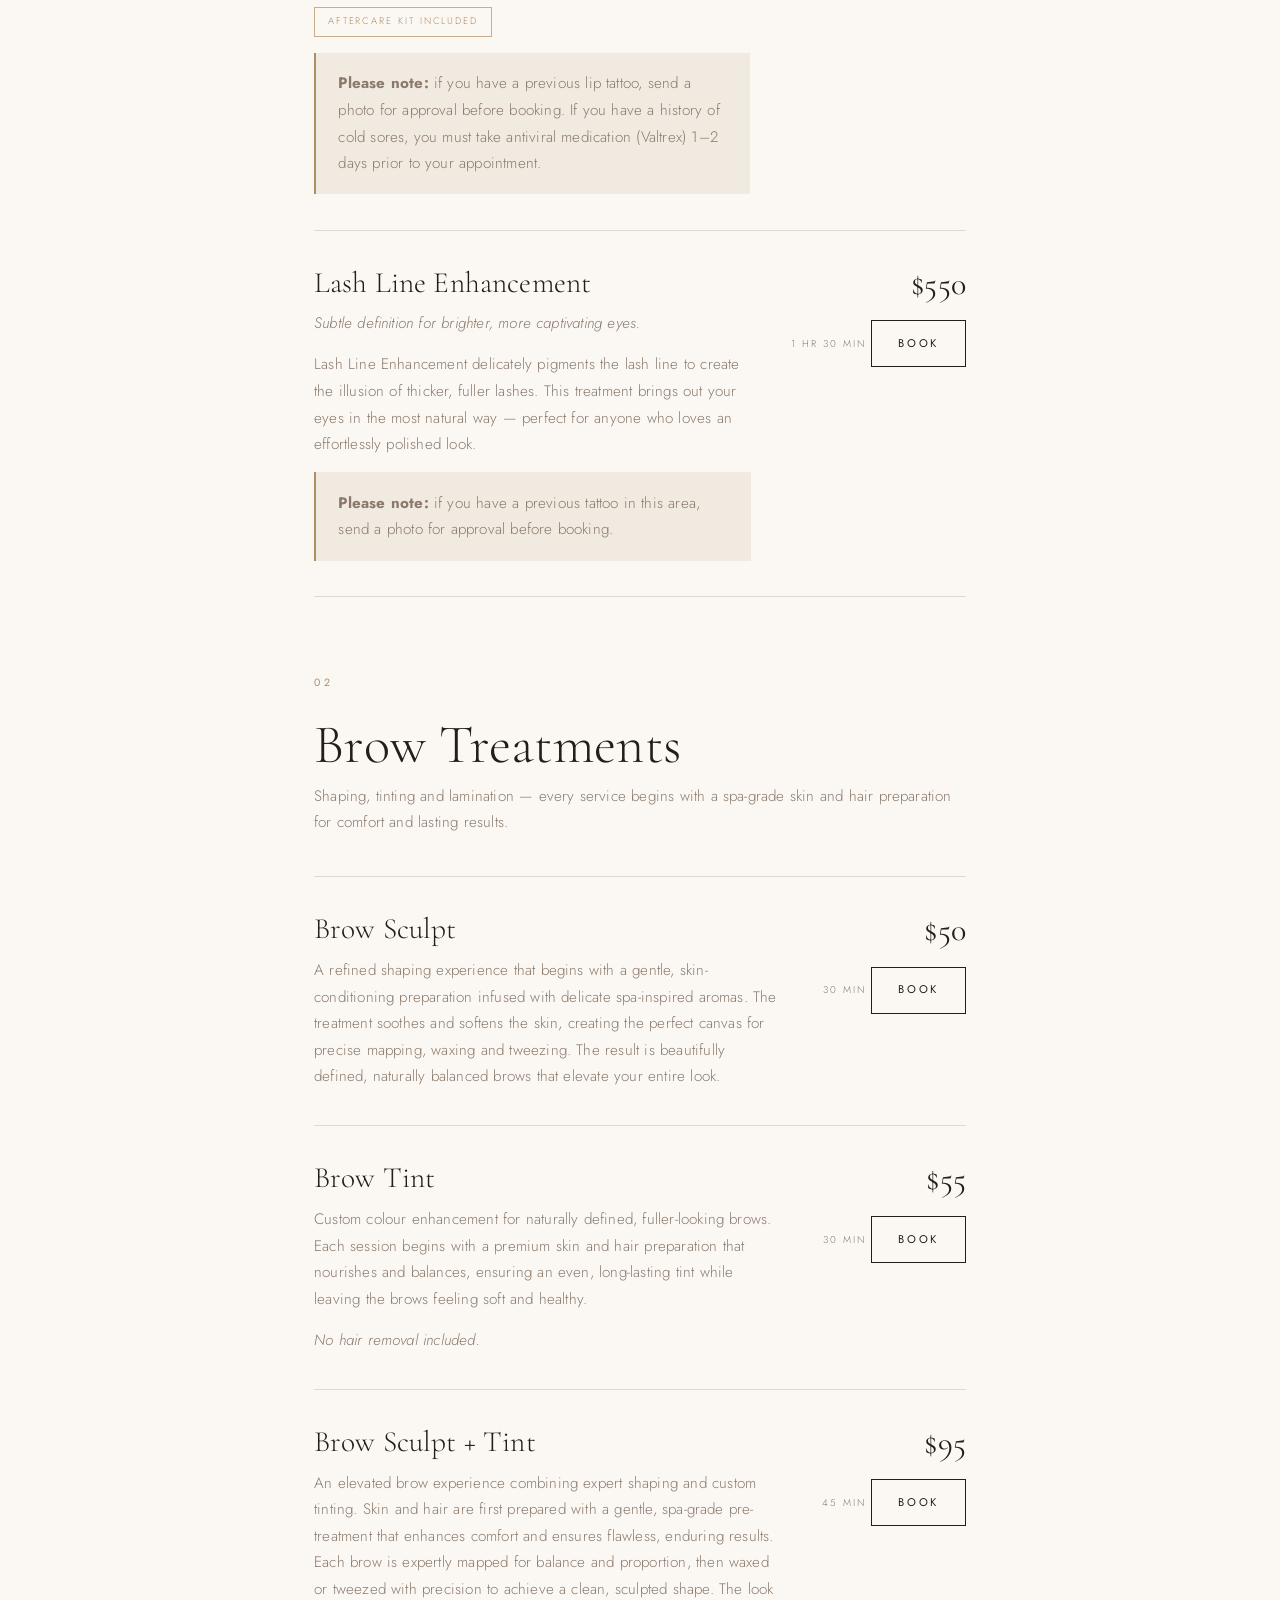
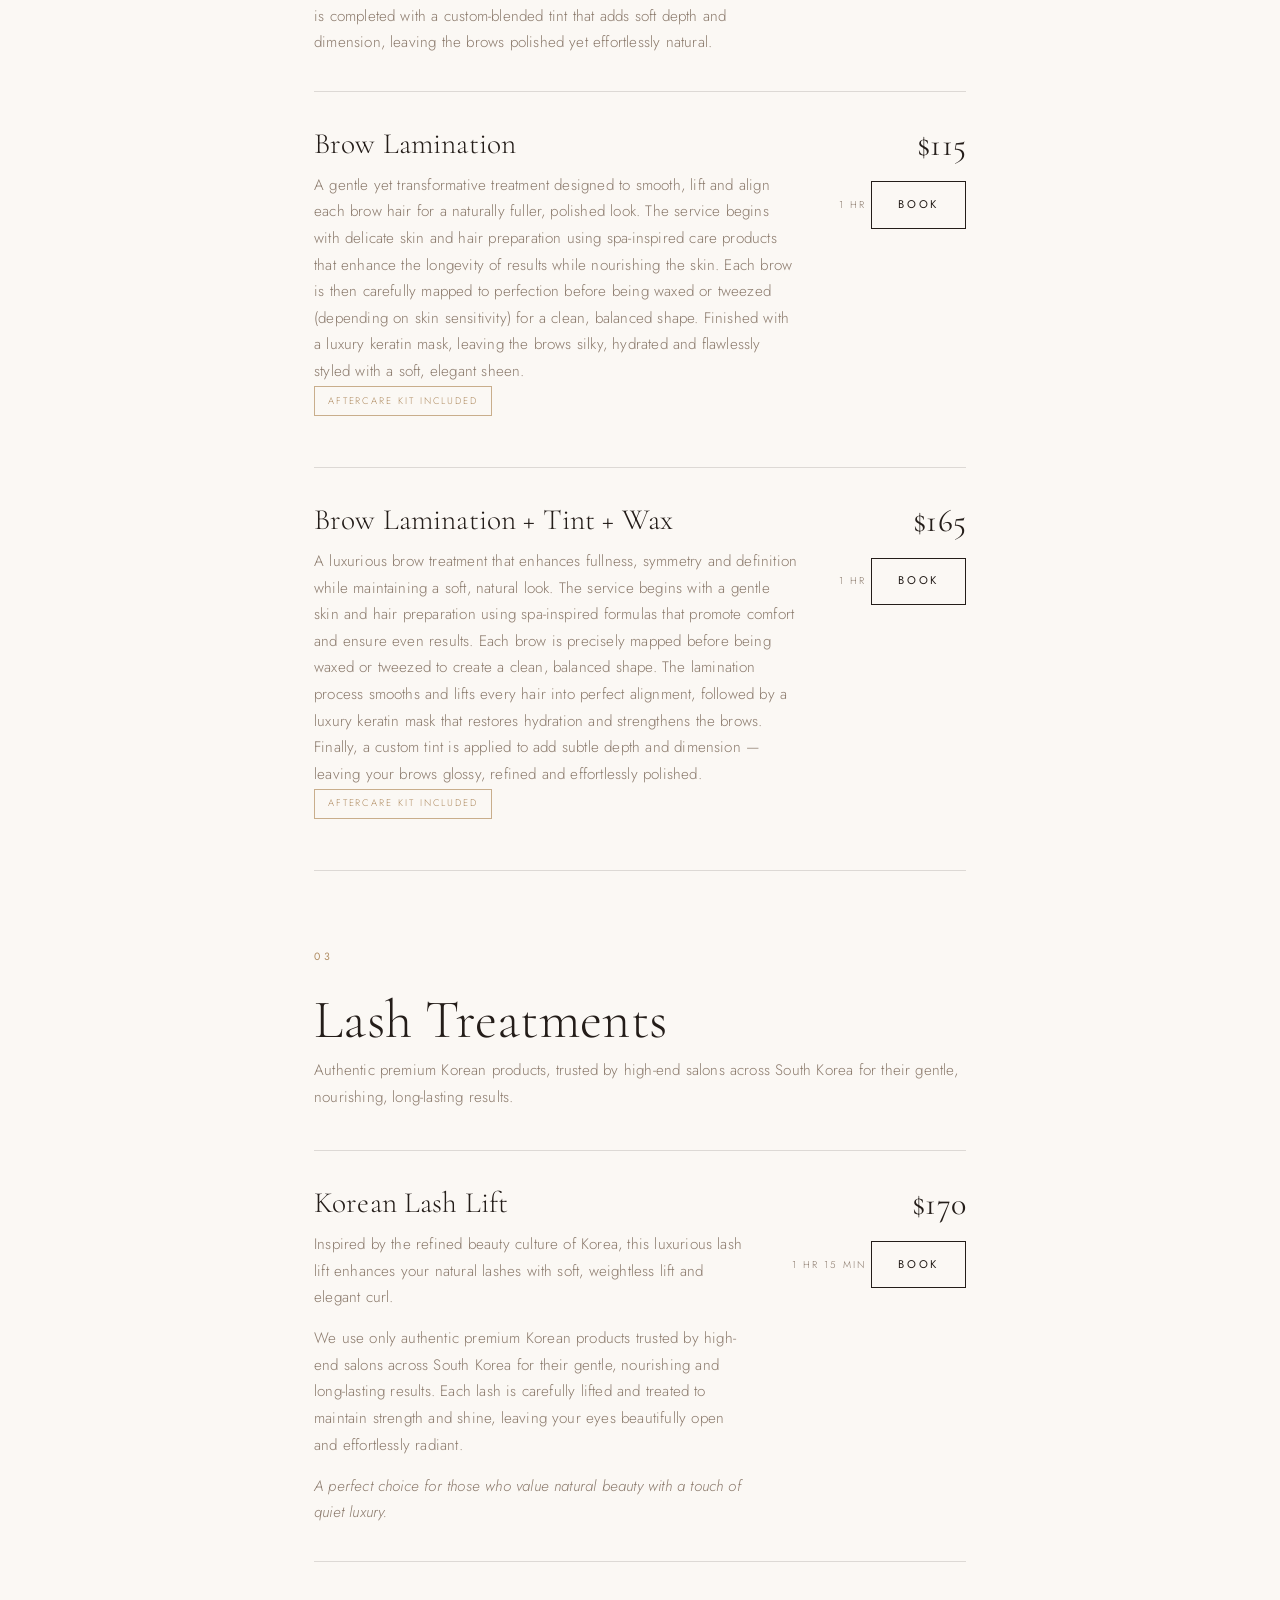
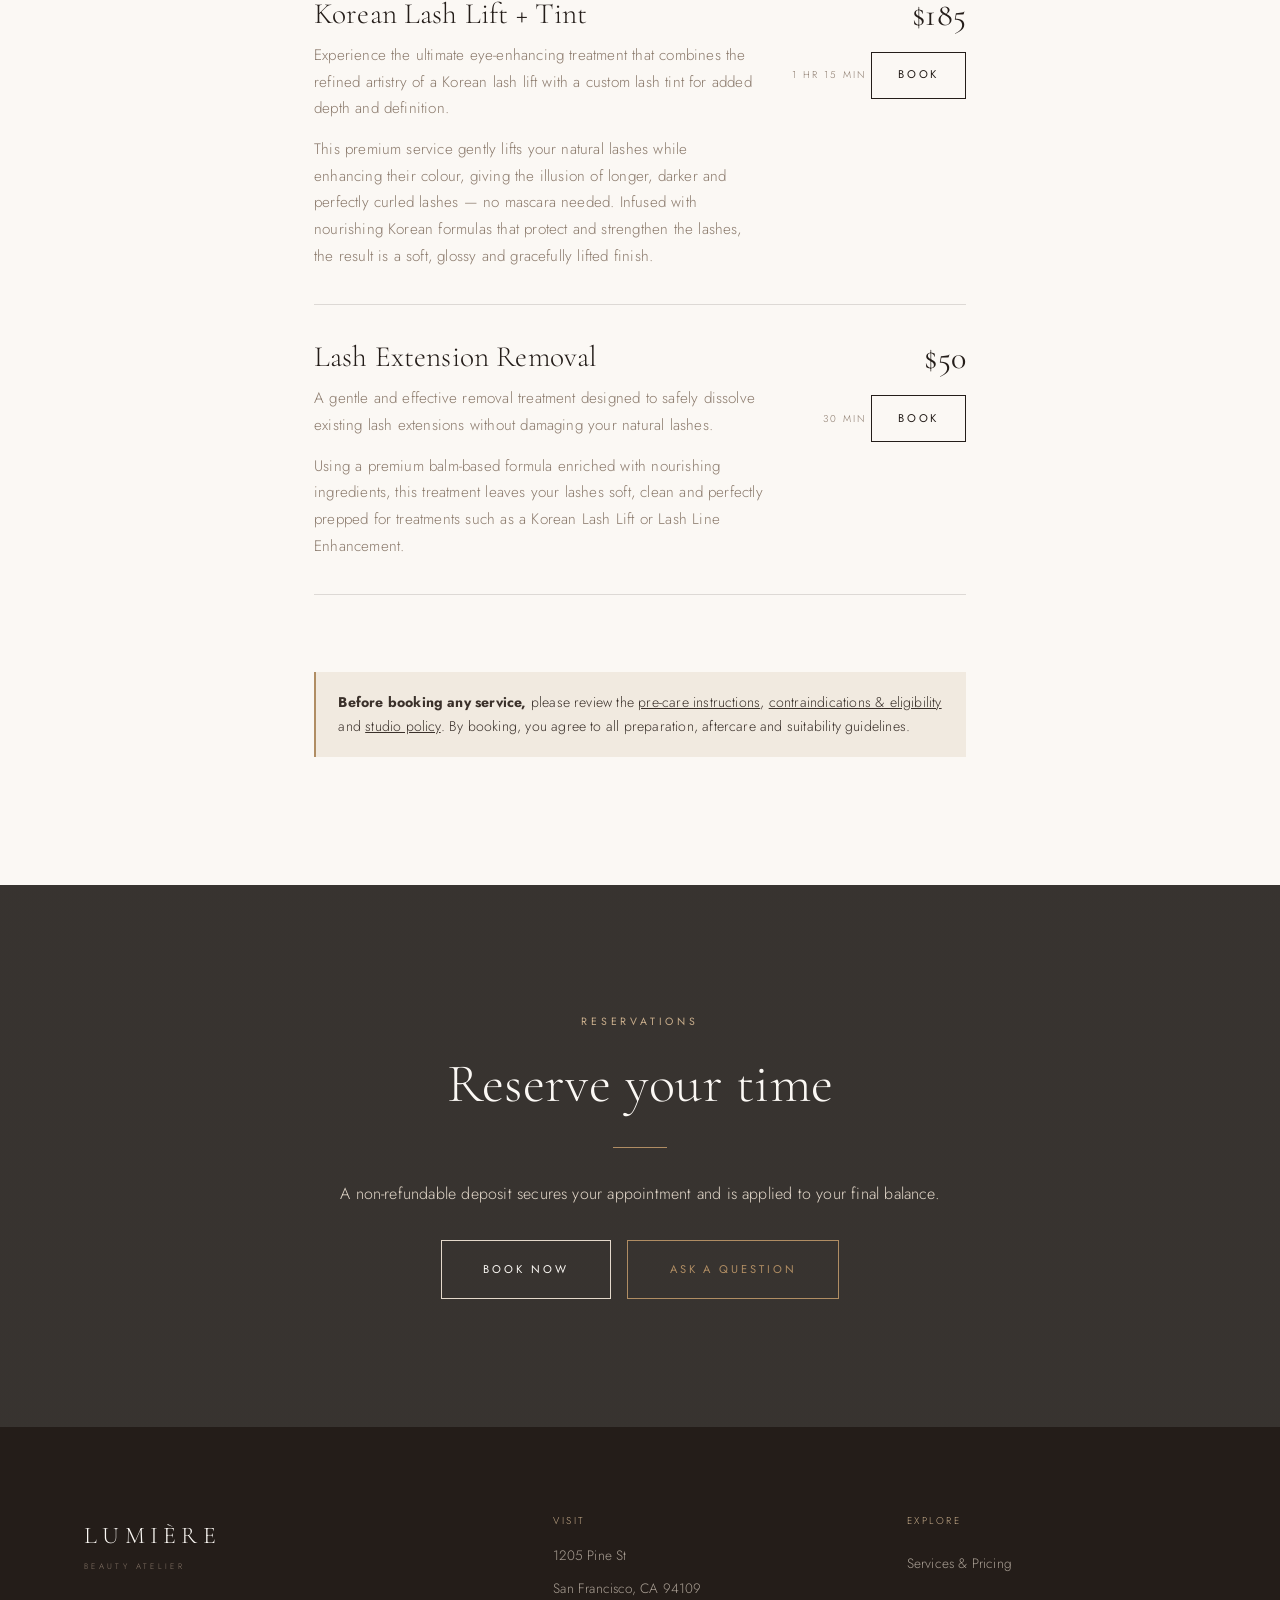
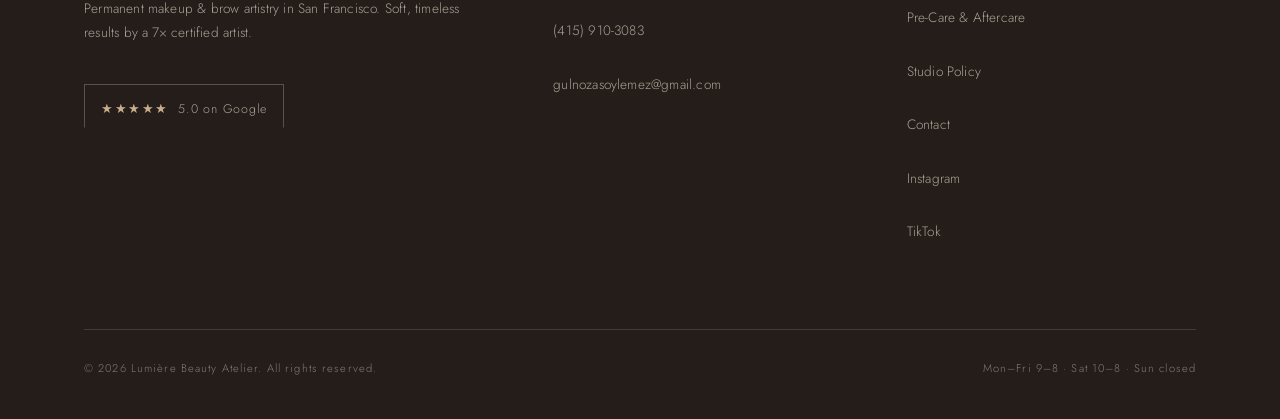
<file: Website/services.html>
﻿<!DOCTYPE html>
<html lang="en">
<head><!-- Google tag (gtag.js) -->
<script async src="https://www.googletagmanager.com/gtag/js?id=AW-17850878790"></script>
<script>
  window.dataLayer = window.dataLayer || [];
  function gtag(){dataLayer.push(arguments);}
  gtag('js', new Date());
  gtag('config', 'AW-17850878790');
</script>
<meta charset="utf-8">
<meta name="viewport" content="width=device-width, initial-scale=1">
<title>Services &amp; Pricing | Lumière Beauty Atelier, San Francisco</title>
<meta name="description" content="Powder brows $750, lip blush $800, lash line enhancement $550, brow lamination from $115 and Korean lash lift from $170. Full permanent makeup and brow menu at Lumière Beauty Atelier, San Francisco.">
<link rel="canonical" href="https://lumierebeautysf.com/services">
<meta property="og:site_name" content="Lumière Beauty Atelier">
<meta property="og:url" content="https://lumierebeautysf.com/services">
<meta property="og:title" content="Services &amp; Pricing | Lumière Beauty Atelier, San Francisco">
<meta property="og:description" content="Powder brows, lip blush, lash line enhancement, brow lamination and Korean lash lift. The full treatment menu with prices and durations.">
<meta property="og:type" content="website">
<meta property="og:image" content="https://lumierebeautysf.com/social/lumiere-social-1200x630.jpg">
<meta name="twitter:card" content="summary_large_image">
<link rel="icon" href="favicon.svg" type="image/svg+xml">
<link rel="preconnect" href="https://fonts.googleapis.com">
<link rel="preconnect" href="https://fonts.gstatic.com" crossorigin>
<link href="https://fonts.googleapis.com/css2?family=Cormorant+Garamond:ital,wght@0,300;0,400;1,300;1,400&family=Jost:wght@200;300;400&display=swap" rel="stylesheet">
<link rel="stylesheet" href="styles.css">
</head>
<body>

<header class="site-header">
  <div class="bar">
    <a class="brand" href="index.html">Lumière<span>Beauty Atelier</span></a>
    <button class="nav-toggle" aria-expanded="false" aria-controls="nav">Menu</button>
    <nav class="nav" id="nav">
      <a href="index.html">Atelier</a>
      <a href="services.html" aria-current="page">Services</a>
      <a href="care.html">Care</a>
      <a href="policy.html">Policy</a>
      <a href="contact.html">Contact</a>
      <a class="btn" href="https://book.squareup.com/appointments/tr85sn3fzjhitg/location/L75AJ07R4BMFN/services" target="_blank" rel="noopener">Book</a>
    </nav>
  </div>
</header>

<main>

  <div class="page-banner">
    <div class="wrap-narrow">
      <span class="eyebrow">The Menu</span>
      <h1>Services &amp; Pricing</h1>
      <hr class="rule center">
      <p class="lede">Premium products, advanced technique, and results designed to look like nothing was
         ever done at all.</p>
    </div>
  </div>

  <section>
    <div class="wrap-narrow">

      <!-- ================================================ PERMANENT MAKEUP -->
      <div class="menu-group reveal" id="permanent-makeup">
        <span class="eyebrow">01</span>
        <h2>Permanent Makeup</h2>
        <p class="group-note">Long-lasting pigment artistry. All permanent makeup appointments require a
          non-refundable deposit and a review of pre-care and eligibility beforehand.</p>

        <article class="menu-item">
          <div>
            <h3>Ombré / Powder Brows</h3>
            <p><em>A soft-focus brow that enhances your natural beauty.</em></p>
            <p>Powder Brows create a flawlessly shaded effect, from a lighter front to a softly defined
               tail. Perfect for those who want long-lasting, natural-looking brows that frame the face
               beautifully without harsh lines. Ideal for all skin types and ages.</p>
            <span class="badge">Aftercare kit included</span>
            <p class="note"><strong>Please note:</strong> if you have a previous brow tattoo, send a clear
               photo for approval before booking —
               <a href="https://wa.me/14159103083" target="_blank" rel="noopener">(415) 910-3083</a>.</p>
          </div>
          <div class="menu-price">
            <b>$750</b><span>3 hr 30 min</span>
            <a class="btn" href="https://book.squareup.com/appointments/tr85sn3fzjhitg/location/L75AJ07R4BMFN/services" target="_blank" rel="noopener">Book</a>
          </div>
        </article>

        <article class="menu-item">
          <div>
            <h3>Lip Blush</h3>
            <p><em>Wake up with naturally tinted, youthful lips.</em></p>
            <p>Lip Blush defines your lip shape, adds youthful vibrance, and creates the look of fuller,
               healthier lips — all while keeping the results natural and timeless. Perfect for anyone who
               wants to wake up with effortlessly beautiful lips every day.</p>
            <span class="badge">Aftercare kit included</span>
            <p class="note"><strong>Please note:</strong> if you have a previous lip tattoo, send a photo
               for approval before booking. If you have a history of cold sores, you must take antiviral
               medication (Valtrex) 1–2 days prior to your appointment.</p>
          </div>
          <div class="menu-price">
            <b>$800</b><span>3 hr 30 min</span>
            <a class="btn" href="https://book.squareup.com/appointments/tr85sn3fzjhitg/location/L75AJ07R4BMFN/services" target="_blank" rel="noopener">Book</a>
          </div>
        </article>

        <article class="menu-item">
          <div>
            <h3>Lash Line Enhancement</h3>
            <p><em>Subtle definition for brighter, more captivating eyes.</em></p>
            <p>Lash Line Enhancement delicately pigments the lash line to create the illusion of thicker,
               fuller lashes. This treatment brings out your eyes in the most natural way — perfect for
               anyone who loves an effortlessly polished look.</p>
            <p class="note"><strong>Please note:</strong> if you have a previous tattoo in this area, send a
               photo for approval before booking.</p>
          </div>
          <div class="menu-price">
            <b>$550</b><span>1 hr 30 min</span>
            <a class="btn" href="https://book.squareup.com/appointments/tr85sn3fzjhitg/location/L75AJ07R4BMFN/services" target="_blank" rel="noopener">Book</a>
          </div>
        </article>
      </div>

      <!-- ================================================= BROW TREATMENTS -->
      <div class="menu-group reveal" id="brow-treatments">
        <span class="eyebrow">02</span>
        <h2>Brow Treatments</h2>
        <p class="group-note">Shaping, tinting and lamination — every service begins with a spa-grade skin
          and hair preparation for comfort and lasting results.</p>

        <article class="menu-item">
          <div>
            <h3>Brow Sculpt</h3>
            <p>A refined shaping experience that begins with a gentle, skin-conditioning preparation infused
               with delicate spa-inspired aromas. The treatment soothes and softens the skin, creating the
               perfect canvas for precise mapping, waxing and tweezing. The result is beautifully defined,
               naturally balanced brows that elevate your entire look.</p>
          </div>
          <div class="menu-price">
            <b>$50</b><span>30 min</span>
            <a class="btn" href="https://book.squareup.com/appointments/tr85sn3fzjhitg/location/L75AJ07R4BMFN/services" target="_blank" rel="noopener">Book</a>
          </div>
        </article>

        <article class="menu-item">
          <div>
            <h3>Brow Tint</h3>
            <p>Custom colour enhancement for naturally defined, fuller-looking brows. Each session begins
               with a premium skin and hair preparation that nourishes and balances, ensuring an even,
               long-lasting tint while leaving the brows feeling soft and healthy.</p>
            <p><em>No hair removal included.</em></p>
          </div>
          <div class="menu-price">
            <b>$55</b><span>30 min</span>
            <a class="btn" href="https://book.squareup.com/appointments/tr85sn3fzjhitg/location/L75AJ07R4BMFN/services" target="_blank" rel="noopener">Book</a>
          </div>
        </article>

        <article class="menu-item">
          <div>
            <h3>Brow Sculpt + Tint</h3>
            <p>An elevated brow experience combining expert shaping and custom tinting. Skin and hair are
               first prepared with a gentle, spa-grade pre-treatment that enhances comfort and ensures
               flawless, enduring results. Each brow is expertly mapped for balance and proportion, then
               waxed or tweezed with precision to achieve a clean, sculpted shape. The look is completed
               with a custom-blended tint that adds soft depth and dimension, leaving the brows polished yet
               effortlessly natural.</p>
          </div>
          <div class="menu-price">
            <b>$95</b><span>45 min</span>
            <a class="btn" href="https://book.squareup.com/appointments/tr85sn3fzjhitg/location/L75AJ07R4BMFN/services" target="_blank" rel="noopener">Book</a>
          </div>
        </article>

        <article class="menu-item">
          <div>
            <h3>Brow Lamination</h3>
            <p>A gentle yet transformative treatment designed to smooth, lift and align each brow hair for a
               naturally fuller, polished look. The service begins with delicate skin and hair preparation
               using spa-inspired care products that enhance the longevity of results while nourishing the
               skin. Each brow is then carefully mapped to perfection before being waxed or tweezed
               (depending on skin sensitivity) for a clean, balanced shape. Finished with a luxury keratin
               mask, leaving the brows silky, hydrated and flawlessly styled with a soft, elegant sheen.</p>
            <span class="badge">Aftercare kit included</span>
          </div>
          <div class="menu-price">
            <b>$115</b><span>1 hr</span>
            <a class="btn" href="https://book.squareup.com/appointments/tr85sn3fzjhitg/location/L75AJ07R4BMFN/services" target="_blank" rel="noopener">Book</a>
          </div>
        </article>

        <article class="menu-item">
          <div>
            <h3>Brow Lamination + Tint + Wax</h3>
            <p>A luxurious brow treatment that enhances fullness, symmetry and definition while maintaining
               a soft, natural look. The service begins with a gentle skin and hair preparation using
               spa-inspired formulas that promote comfort and ensure even results. Each brow is precisely
               mapped before being waxed or tweezed to create a clean, balanced shape. The lamination
               process smooths and lifts every hair into perfect alignment, followed by a luxury keratin
               mask that restores hydration and strengthens the brows. Finally, a custom tint is applied to
               add subtle depth and dimension — leaving your brows glossy, refined and effortlessly
               polished.</p>
            <span class="badge">Aftercare kit included</span>
          </div>
          <div class="menu-price">
            <b>$165</b><span>1 hr</span>
            <a class="btn" href="https://book.squareup.com/appointments/tr85sn3fzjhitg/location/L75AJ07R4BMFN/services" target="_blank" rel="noopener">Book</a>
          </div>
        </article>
      </div>

      <!-- ================================================= LASH TREATMENTS -->
      <div class="menu-group reveal" id="lash-treatments">
        <span class="eyebrow">03</span>
        <h2>Lash Treatments</h2>
        <p class="group-note">Authentic premium Korean products, trusted by high-end salons across South
          Korea for their gentle, nourishing, long-lasting results.</p>

        <article class="menu-item">
          <div>
            <h3>Korean Lash Lift</h3>
            <p>Inspired by the refined beauty culture of Korea, this luxurious lash lift enhances your
               natural lashes with soft, weightless lift and elegant curl.</p>
            <p>We use only authentic premium Korean products trusted by high-end salons across South Korea
               for their gentle, nourishing and long-lasting results. Each lash is carefully lifted and
               treated to maintain strength and shine, leaving your eyes beautifully open and effortlessly
               radiant.</p>
            <p><em>A perfect choice for those who value natural beauty with a touch of quiet luxury.</em></p>
          </div>
          <div class="menu-price">
            <b>$170</b><span>1 hr 15 min</span>
            <a class="btn" href="https://book.squareup.com/appointments/tr85sn3fzjhitg/location/L75AJ07R4BMFN/services" target="_blank" rel="noopener">Book</a>
          </div>
        </article>

        <article class="menu-item">
          <div>
            <h3>Korean Lash Lift + Tint</h3>
            <p>Experience the ultimate eye-enhancing treatment that combines the refined artistry of a
               Korean lash lift with a custom lash tint for added depth and definition.</p>
            <p>This premium service gently lifts your natural lashes while enhancing their colour, giving
               the illusion of longer, darker and perfectly curled lashes — no mascara needed. Infused with
               nourishing Korean formulas that protect and strengthen the lashes, the result is a soft,
               glossy and gracefully lifted finish.</p>
          </div>
          <div class="menu-price">
            <b>$185</b><span>1 hr 15 min</span>
            <a class="btn" href="https://book.squareup.com/appointments/tr85sn3fzjhitg/location/L75AJ07R4BMFN/services" target="_blank" rel="noopener">Book</a>
          </div>
        </article>

        <article class="menu-item">
          <div>
            <h3>Lash Extension Removal</h3>
            <p>A gentle and effective removal treatment designed to safely dissolve existing lash extensions
               without damaging your natural lashes.</p>
            <p>Using a premium balm-based formula enriched with nourishing ingredients, this treatment
               leaves your lashes soft, clean and perfectly prepped for treatments such as a Korean Lash
               Lift or Lash Line Enhancement.</p>
          </div>
          <div class="menu-price">
            <b>$50</b><span>30 min</span>
            <a class="btn" href="https://book.squareup.com/appointments/tr85sn3fzjhitg/location/L75AJ07R4BMFN/services" target="_blank" rel="noopener">Book</a>
          </div>
        </article>
      </div>

      <div class="reveal">
        <p class="note"><strong>Before booking any service,</strong> please review the
          <a href="care.html">pre-care instructions</a>,
          <a href="care.html#eligibility">contraindications &amp; eligibility</a> and
          <a href="policy.html">studio policy</a>. By booking, you agree to all preparation, aftercare and
          suitability guidelines.</p>
      </div>

    </div>
  </section>

  <section class="cta">
    <div class="wrap-narrow reveal">
      <span class="eyebrow">Reservations</span>
      <h2>Reserve your time</h2>
      <hr class="rule center">
      <p>A non-refundable deposit secures your appointment and is applied to your final balance.</p>
      <div class="hero-actions" style="justify-content:center">
        <a class="btn btn-light" href="https://book.squareup.com/appointments/tr85sn3fzjhitg/location/L75AJ07R4BMFN/services" target="_blank" rel="noopener">Book now</a>
        <a class="btn btn-gold" href="https://wa.me/14159103083" target="_blank" rel="noopener">Ask a question</a>
      </div>
    </div>
  </section>

</main>

<footer class="site-footer">
  <div class="wrap">
    <div class="footer-grid">
      <div>
        <a class="brand" href="index.html">Lumière<span>Beauty Atelier</span></a>
        <p style="margin-top:1.5rem;max-width:28em">Permanent makeup &amp; brow artistry in San Francisco.
           Soft, timeless results by a 7× certified artist.</p>
        <a class="footer-rating" href="https://www.google.com/search?q=Lumi%C3%A8re+Beauty+Atelier+San+Francisco" target="_blank" rel="noopener"><span class="stars" aria-hidden="true">&#9733;&#9733;&#9733;&#9733;&#9733;</span><span>5.0 on Google</span></a>
      </div>
      <div>
        <h4>Visit</h4>
        <ul>
          <li>1205 Pine St</li>
          <li>San Francisco, CA 94109</li>
          <li><a href="tel:+14159103083">(415) 910-3083</a></li>
          <li><a href="mailto:gulnozasoylemez@gmail.com">gulnozasoylemez@gmail.com</a></li>
        </ul>
      </div>
      <div>
        <h4>Explore</h4>
        <ul>
          <li><a href="services.html">Services &amp; Pricing</a></li>
          <li><a href="care.html">Pre-Care &amp; Aftercare</a></li>
          <li><a href="policy.html">Studio Policy</a></li>
          <li><a href="contact.html">Contact</a></li>
          <li><a href="https://www.instagram.com/lumiere_beautyatelier" target="_blank" rel="noopener">Instagram</a></li>
          <li><a href="https://www.tiktok.com/@naz_pmu" target="_blank" rel="noopener">TikTok</a></li>
        </ul>
      </div>
    </div>
    <div class="footer-base">
      <span>© <span id="yr">2026</span> Lumière Beauty Atelier. All rights reserved.</span>
      <span>Mon–Fri 9–8 · Sat 10–8 · Sun closed</span>
    </div>
  </div>
</footer>

<a class="btn float-book" href="https://book.squareup.com/appointments/tr85sn3fzjhitg/location/L75AJ07R4BMFN/services" target="_blank" rel="noopener">Book</a>

<script src="site.js"></script>
</body>
</html>
</file>
<file: Website/styles.css>
/* ==========================================================================
   LUMIÈRE BEAUTY ATELIER — shared stylesheet
   Palette: ivory / bone / espresso / gilded taupe
   Type:    Cormorant Garamond (display) + Jost (interface)
   ========================================================================== */

:root {
  --ivory:      #FBF8F4;
  --bone:       #F1EAE0;
  --sand:       #E4D9CB;
  --espresso:   #241D19;
  --ink:        #3A302A;
  --taupe:      #8B7A6C;
  --gold:       #B08D63;
  --gold-soft:  #C9AE8C;
  --line:       rgba(36, 29, 25, 0.14);

  --display: "Cormorant Garamond", "Didot", "Times New Roman", serif;
  --sans:    "Jost", "Futura", "Avenir Next", "Helvetica Neue", sans-serif;

  --wrap: 1240px;
  --gut: clamp(1.5rem, 5vw, 5rem);
  --ease: cubic-bezier(0.22, 0.61, 0.36, 1);
}

*, *::before, *::after { box-sizing: border-box; }

html { scroll-behavior: smooth; -webkit-text-size-adjust: 100%; }

body {
  margin: 0;
  background: var(--ivory);
  color: var(--ink);
  font-family: var(--sans);
  font-size: 16px;
  font-weight: 300;
  line-height: 1.75;
  letter-spacing: 0.012em;
  -webkit-font-smoothing: antialiased;
}

img { max-width: 100%; display: block; }

a { color: inherit; }

/* --------------------------------------------------------- typography --- */

h1, h2, h3, h4 {
  font-family: var(--display);
  font-weight: 300;
  color: var(--espresso);
  letter-spacing: 0.005em;
  line-height: 1.14;
  margin: 0;
}

h1 { font-size: clamp(2.75rem, 7vw, 5.25rem); }
h2 { font-size: clamp(2rem, 4.4vw, 3.4rem); }
h3 { font-size: clamp(1.35rem, 2.3vw, 1.9rem); }

p { margin: 0 0 1.25em; }

.eyebrow {
  font-family: var(--sans);
  font-size: 0.66rem;
  font-weight: 400;
  letter-spacing: 0.36em;
  text-transform: uppercase;
  color: var(--gold);
  margin: 0 0 1.4rem;
  display: block;
}

.lede {
  font-family: var(--display);
  font-size: clamp(1.2rem, 2.1vw, 1.6rem);
  line-height: 1.6;
  color: var(--ink);
  font-style: italic;
}

.rule {
  width: 54px;
  height: 1px;
  background: var(--gold);
  border: 0;
  margin: 2rem 0;
}
.rule.center { margin-inline: auto; }

/* -------------------------------------------------------------- layout --- */

.wrap {
  max-width: var(--wrap);
  margin-inline: auto;
  padding-inline: var(--gut);
}

.wrap-narrow {
  max-width: 780px;
  margin-inline: auto;
  padding-inline: var(--gut);
}

section { padding: clamp(4.5rem, 10vw, 9rem) 0; }

.center { text-align: center; }

.tone-bone { background: var(--bone); }

.tone-dark {
  background: var(--espresso);
  color: var(--sand);
}
.tone-dark h1, .tone-dark h2, .tone-dark h3 { color: var(--ivory); }
.tone-dark .eyebrow { color: var(--gold-soft); }
.tone-dark .lede { color: var(--sand); }

/* ------------------------------------------------------------- buttons --- */

.btn {
  display: inline-block;
  font-family: var(--sans);
  font-size: 0.7rem;
  font-weight: 400;
  letter-spacing: 0.26em;
  text-transform: uppercase;
  text-decoration: none;
  padding: 1.15rem 2.6rem;
  border: 1px solid var(--espresso);
  color: var(--espresso);
  background: transparent;
  transition: background 0.5s var(--ease), color 0.5s var(--ease),
              border-color 0.5s var(--ease);
}
.btn:hover { background: var(--espresso); color: var(--ivory); }

.btn-gold { border-color: var(--gold); color: var(--gold); }
.btn-gold:hover { background: var(--gold); color: var(--espresso); border-color: var(--gold); }

.btn-light { border-color: var(--sand); color: var(--ivory); }
.btn-light:hover { background: var(--ivory); color: var(--espresso); }

.link-quiet {
  font-size: 0.7rem;
  letter-spacing: 0.24em;
  text-transform: uppercase;
  text-decoration: none;
  color: var(--gold);
  border-bottom: 1px solid transparent;
  padding-bottom: 3px;
  transition: border-color 0.4s var(--ease);
}
.link-quiet:hover { border-color: var(--gold); }

/* -------------------------------------------------------------- header --- */

.site-header {
  position: sticky;
  top: 0;
  z-index: 50;
  background: rgba(251, 248, 244, 0.92);
  backdrop-filter: blur(14px);
  border-bottom: 1px solid var(--line);
}

.site-header .bar {
  max-width: var(--wrap);
  margin-inline: auto;
  padding: 1.1rem var(--gut);
  display: flex;
  align-items: center;
  justify-content: space-between;
  gap: 2rem;
}

.brand {
  font-family: var(--display);
  font-size: 1.5rem;
  letter-spacing: 0.22em;
  text-transform: uppercase;
  text-decoration: none;
  color: var(--espresso);
  white-space: nowrap;
}
.brand span {
  display: block;
  font-family: var(--sans);
  font-size: 0.5rem;
  letter-spacing: 0.42em;
  color: var(--taupe);
  margin-top: 2px;
}

.nav {
  display: flex;
  align-items: center;
  gap: clamp(1rem, 2.4vw, 2.4rem);
}
.nav a {
  font-size: 0.68rem;
  letter-spacing: 0.2em;
  text-transform: uppercase;
  text-decoration: none;
  color: var(--ink);
  padding-bottom: 3px;
  border-bottom: 1px solid transparent;
  transition: border-color 0.4s var(--ease), color 0.4s var(--ease);
}
.nav a:hover, .nav a[aria-current="page"] { border-color: var(--gold); color: var(--espresso); }
.nav .btn { padding: 0.85rem 1.7rem; border-bottom-width: 1px; }
.nav .btn:hover { border-color: var(--espresso); }

.nav-toggle {
  display: none;
  background: none;
  border: 0;
  min-height: 44px;
  min-width: 44px;
  padding: 0.4rem 0.5rem;
  cursor: pointer;
  font-size: 0.68rem;
  letter-spacing: 0.2em;
  text-transform: uppercase;
  color: var(--espresso);
  font-family: var(--sans);
}

@media (max-width: 900px) {
  .nav-toggle { display: block; }
  .nav {
    position: absolute;
    inset: 100% 0 auto 0;
    flex-direction: column;
    align-items: flex-start;
    gap: 1.4rem;
    background: var(--ivory);
    border-bottom: 1px solid var(--line);
    padding: 2rem var(--gut) 2.5rem;
    display: none;
  }
  .nav.open { display: flex; }
  .nav a { font-size: 0.8rem; }
}

/* ---------------------------------------------------------------- hero --- */

.hero {
  position: relative;
  min-height: min(92vh, 900px);
  display: grid;
  align-items: center;
  padding: 0;
  overflow: hidden;
}

.hero-media {
  position: absolute;
  inset: 0;
  z-index: 0;
}
.hero-media img {
  width: 100%;
  height: 100%;
  object-fit: cover;
  object-position: center 32%;
  filter: saturate(0.78) contrast(1.02);
}
.hero-media::after {
  content: "";
  position: absolute;
  inset: 0;
  background: linear-gradient(105deg,
              rgba(24, 19, 16, 0.78) 0%,
              rgba(24, 19, 16, 0.55) 45%,
              rgba(24, 19, 16, 0.22) 100%);
}

.hero-inner {
  position: relative;
  z-index: 1;
  max-width: var(--wrap);
  margin-inline: auto;
  padding: clamp(6rem, 14vw, 9rem) var(--gut);
  width: 100%;
}
.hero-copy { max-width: 660px; }
.hero h1 { color: var(--ivory); }
.hero .eyebrow { color: var(--gold-soft); }
.hero p {
  color: rgba(241, 234, 224, 0.86);
  max-width: 34em;
}
.hero-actions {
  display: flex;
  flex-wrap: wrap;
  gap: 1rem;
  margin-top: 2rem;
}

/* Rating badge — the first proof a visitor sees, so it sits above the buttons. */
.rating {
  display: inline-flex;
  align-items: center;
  gap: 0.7rem;
  margin-top: 1.75rem;
  padding: 0.55rem 1.1rem 0.55rem 0.9rem;
  border: 1px solid rgba(241, 234, 224, 0.28);
  background: rgba(24, 19, 16, 0.35);
  color: rgba(241, 234, 224, 0.9);
  font-size: 0.82rem;
  text-decoration: none;
  backdrop-filter: blur(4px);
  transition: border-color 0.4s var(--ease), background 0.4s var(--ease);
}
.rating:hover { border-color: var(--gold-soft); background: rgba(24, 19, 16, 0.55); }
.rating strong { color: var(--ivory); font-weight: 400; }

.stars {
  color: var(--gold-soft);
  letter-spacing: 0.12em;
  font-size: 0.9rem;
  white-space: nowrap;
}

.trust-line {
  list-style: none;
  margin: 2.25rem 0 0;
  padding: 1.4rem 0 0;
  border-top: 1px solid rgba(241, 234, 224, 0.2);
  display: flex;
  flex-wrap: wrap;
  gap: 0.5rem 1.6rem;
  font-size: 0.66rem;
  letter-spacing: 0.16em;
  text-transform: uppercase;
  color: rgba(241, 234, 224, 0.72);
}
.trust-line li { display: flex; align-items: center; gap: 0.55rem; }
.trust-line li::before {
  content: "";
  width: 4px;
  height: 4px;
  background: var(--gold-soft);
  transform: rotate(45deg);
  flex: none;
}

/* --------------------------------------------------------- testimonials --- */

.quote-grid {
  display: grid;
  grid-template-columns: repeat(auto-fit, minmax(280px, 1fr));
  gap: clamp(1.25rem, 2.5vw, 2rem);
  margin-top: 3.5rem;
}

.quote {
  margin: 0;
  padding: 2.1rem 1.9rem 1.9rem;
  border: 1px solid var(--line);
  background: var(--ivory);
  display: flex;
  flex-direction: column;
  gap: 1.1rem;
}
.quote .stars { color: var(--gold); font-size: 0.85rem; }
.quote blockquote {
  margin: 0;
  flex: 1;
  font-family: var(--display);
  font-size: clamp(1.05rem, 1.5vw, 1.22rem);
  line-height: 1.55;
  color: var(--espresso);
}
.quote blockquote::before { content: "\201C"; }
.quote blockquote::after { content: "\201D"; }
.quote figcaption {
  border-top: 1px solid var(--line);
  padding-top: 1rem;
  font-size: 0.72rem;
  letter-spacing: 0.16em;
  text-transform: uppercase;
  color: var(--espresso);
}
.quote figcaption em {
  font-style: normal;
  color: var(--taupe);
  letter-spacing: 0.14em;
}
.quote figcaption em::before { content: "· "; }
.quote figcaption span {
  display: block;
  margin-top: 0.3rem;
  letter-spacing: 0.14em;
  color: var(--gold);
}

.hero-meta {
  position: relative;
  z-index: 1;
  border-top: 1px solid rgba(241, 234, 224, 0.22);
  align-self: end;
}
.hero-meta ul {
  max-width: var(--wrap);
  margin-inline: auto;
  padding: 1.4rem var(--gut);
  list-style: none;
  display: flex;
  flex-wrap: wrap;
  gap: clamp(1rem, 4vw, 3.5rem);
  font-size: 0.66rem;
  letter-spacing: 0.24em;
  text-transform: uppercase;
  color: rgba(241, 234, 224, 0.72);
  margin-block: 0;
}

/* --------------------------------------------------------- page banner --- */

.page-banner {
  position: relative;
  padding: clamp(5rem, 11vw, 8rem) 0 clamp(3rem, 7vw, 5rem);
  background: var(--bone);
  border-bottom: 1px solid var(--line);
  text-align: center;
}

/* --------------------------------------------------------------- split --- */

.split {
  display: grid;
  grid-template-columns: 1fr 1fr;
  gap: clamp(2.5rem, 6vw, 6rem);
  align-items: center;
}
.split.reverse .split-media { order: 2; }
.split-media img,
.split-media video {
  width: 100%;
  aspect-ratio: 4 / 5;
  object-fit: cover;
  filter: saturate(0.82);
  display: block;
  background: var(--espresso);
}
@media (max-width: 860px) {
  .split { grid-template-columns: 1fr; }
  .split.reverse .split-media { order: 0; }
}

.stat-row {
  display: flex;
  flex-wrap: wrap;
  gap: clamp(1.5rem, 5vw, 4rem);
  margin-top: 2.5rem;
  padding-top: 2rem;
  border-top: 1px solid var(--line);
}
.stat-row div { min-width: 90px; }
.stat-row strong {
  display: block;
  font-family: var(--display);
  font-size: 2.4rem;
  font-weight: 300;
  color: var(--gold);
  line-height: 1;
}
.stat-row span {
  font-size: 0.62rem;
  letter-spacing: 0.22em;
  text-transform: uppercase;
  color: var(--taupe);
}

/* ------------------------------------------------------------ services --- */

.svc-grid {
  display: grid;
  grid-template-columns: repeat(auto-fit, minmax(290px, 1fr));
  gap: clamp(1.5rem, 3vw, 2.75rem);
  margin-top: 3.5rem;
}

.svc-card {
  background: var(--ivory);
  border: 1px solid var(--line);
  display: flex;
  flex-direction: column;
  transition: transform 0.6s var(--ease), box-shadow 0.6s var(--ease);
}
.svc-card:hover {
  transform: translateY(-6px);
  box-shadow: 0 26px 60px -32px rgba(36, 29, 25, 0.5);
}
.svc-card img {
  width: 100%;
  aspect-ratio: 3 / 2;
  object-fit: cover;
  filter: saturate(0.8);
}
.svc-body { padding: 2rem 1.9rem 2.2rem; display: flex; flex-direction: column; flex: 1; }
.svc-body h3 { margin-bottom: 0.6rem; }
.svc-body p { font-size: 0.92rem; color: var(--taupe); flex: 1; }
.svc-meta {
  display: flex;
  justify-content: space-between;
  align-items: baseline;
  gap: 1rem;
  border-top: 1px solid var(--line);
  padding-top: 1.1rem;
  margin-top: 1.2rem;
  font-size: 0.68rem;
  letter-spacing: 0.18em;
  text-transform: uppercase;
  color: var(--taupe);
}
.svc-meta b {
  font-family: var(--display);
  font-size: 1.5rem;
  font-weight: 400;
  letter-spacing: 0.02em;
  text-transform: none;
  color: var(--espresso);
}

/* ------------------------------------------------------------ the menu --- */

.menu-group { margin-bottom: clamp(3rem, 6vw, 5rem); }
.menu-group > h2 { margin-bottom: 0.4rem; }
.menu-group > .group-note {
  color: var(--taupe);
  font-size: 0.95rem;
  max-width: 46em;
  margin-bottom: 2.5rem;
}

.menu-item {
  display: grid;
  grid-template-columns: 1fr auto;
  gap: 1rem 2.5rem;
  padding: 2.2rem 0;
  border-top: 1px solid var(--line);
}
.menu-item:last-child { border-bottom: 1px solid var(--line); }
.menu-item h3 { margin-bottom: 0.7rem; }
.menu-item p { font-size: 0.95rem; color: var(--taupe); margin-bottom: 0.9rem; }
.menu-item p:last-of-type { margin-bottom: 0; }
.menu-price { text-align: right; white-space: nowrap; }
.menu-price b {
  font-family: var(--display);
  font-size: 2rem;
  font-weight: 400;
  color: var(--espresso);
  display: block;
  line-height: 1.1;
}
.menu-price span {
  font-size: 0.62rem;
  letter-spacing: 0.2em;
  text-transform: uppercase;
  color: var(--taupe);
}
.menu-price .btn { margin-top: 1.2rem; padding: 0.8rem 1.6rem; }

.badge {
  display: inline-block;
  font-size: 0.6rem;
  letter-spacing: 0.2em;
  text-transform: uppercase;
  color: var(--gold);
  border: 1px solid var(--gold-soft);
  padding: 0.35rem 0.8rem;
  margin-bottom: 1rem;
}

.note {
  background: var(--bone);
  border-left: 2px solid var(--gold);
  padding: 1.1rem 1.4rem;
  font-size: 0.88rem;
  color: var(--ink);
  margin: 0 0 1rem;
}
.note:last-child { margin-bottom: 0; }

@media (max-width: 700px) {
  .menu-item { grid-template-columns: 1fr; }
  .menu-price { text-align: left; }
  .menu-price .btn { margin-top: 0.9rem; }
}

/* ------------------------------------------------------------- gallery --- */

.gallery {
  display: grid;
  grid-template-columns: repeat(auto-fit, minmax(210px, 1fr));
  gap: 6px;
  margin-top: 3.5rem;
}
.gallery figure { margin: 0; position: relative; overflow: hidden; }
.gallery img {
  width: 100%;
  height: 100%;
  aspect-ratio: 3 / 4;
  object-fit: cover;
  filter: saturate(0.78);
  transition: transform 1.1s var(--ease), filter 0.7s var(--ease);
}
.gallery figure:hover img { transform: scale(1.06); filter: saturate(1); }
.gallery figcaption {
  position: absolute;
  left: 0; right: 0; bottom: 0;
  padding: 1.4rem 1.2rem 1rem;
  background: linear-gradient(transparent, rgba(24, 19, 16, 0.78));
  color: var(--ivory);
  font-size: 0.6rem;
  letter-spacing: 0.24em;
  text-transform: uppercase;
}
.gallery .tall { grid-row: span 1; }

/* --------------------------------------------------------------- steps --- */

.steps {
  display: grid;
  grid-template-columns: repeat(auto-fit, minmax(230px, 1fr));
  gap: clamp(2rem, 4vw, 3.5rem);
  margin-top: 3.5rem;
  counter-reset: step;
}
.step { position: relative; padding-top: 2.5rem; border-top: 1px solid var(--line); }
.step::before {
  counter-increment: step;
  content: counter(step, decimal-leading-zero);
  position: absolute;
  top: 1.4rem;
  left: 0;
  font-family: var(--display);
  font-size: 0.9rem;
  letter-spacing: 0.2em;
  color: var(--gold);
}
.step h3 { font-size: 1.35rem; margin-bottom: 0.6rem; }
.step p { font-size: 0.92rem; color: var(--taupe); margin: 0; }
.tone-dark .step { border-color: rgba(241, 234, 224, 0.2); }
.tone-dark .step p { color: rgba(228, 217, 203, 0.75); }

/* ------------------------------------------------------------ care/faq --- */

.care-block {
  border-top: 1px solid var(--line);
  padding: 2.5rem 0;
}
.care-block:last-child { border-bottom: 1px solid var(--line); }
.care-block h3 { margin-bottom: 1.2rem; }
.care-block ul { margin: 0 0 1.2rem; padding-left: 1.1rem; }
.care-block li { margin-bottom: 0.6rem; font-size: 0.95rem; }
.care-block li::marker { color: var(--gold); }
.care-block h4 {
  font-family: var(--sans);
  font-size: 0.68rem;
  letter-spacing: 0.24em;
  text-transform: uppercase;
  color: var(--gold);
  margin: 1.8rem 0 0.8rem;
}

details.faq {
  border-top: 1px solid var(--line);
  padding: 0;
}
details.faq:last-of-type { border-bottom: 1px solid var(--line); }
details.faq summary {
  list-style: none;
  cursor: pointer;
  padding: 1.6rem 2.5rem 1.6rem 0;
  position: relative;
  font-family: var(--display);
  font-size: clamp(1.15rem, 1.9vw, 1.45rem);
  color: var(--espresso);
}
details.faq summary::-webkit-details-marker { display: none; }
details.faq summary::after {
  content: "+";
  position: absolute;
  right: 0.4rem;
  top: 50%;
  transform: translateY(-50%);
  color: var(--gold);
  font-size: 1.3rem;
  transition: transform 0.4s var(--ease);
}
details.faq[open] summary::after { transform: translateY(-50%) rotate(45deg); }
details.faq .faq-body { padding: 0 2.5rem 1.8rem 0; font-size: 0.95rem; color: var(--taupe); }
details.faq .faq-body p:last-child { margin-bottom: 0; }

/* ------------------------------------------------------------- contact --- */

.contact-grid {
  display: grid;
  grid-template-columns: repeat(auto-fit, minmax(240px, 1fr));
  gap: clamp(2rem, 5vw, 4rem);
  margin-top: 3rem;
}
.contact-grid h4 {
  font-family: var(--sans);
  font-size: 0.66rem;
  letter-spacing: 0.26em;
  text-transform: uppercase;
  color: var(--gold);
  margin: 0 0 1rem;
}
.contact-grid a { text-decoration: none; border-bottom: 1px solid var(--line); }
.contact-grid a:hover { border-color: var(--gold); }

.hours { list-style: none; margin: 0; padding: 0; }
.hours li {
  display: flex;
  justify-content: space-between;
  gap: 1.5rem;
  padding: 0.6rem 0;
  border-bottom: 1px solid var(--line);
  font-size: 0.85rem;
  letter-spacing: 0.06em;
}
.hours li span:first-child { text-transform: uppercase; font-size: 0.66rem; letter-spacing: 0.2em; color: var(--taupe); }

/* Phone, email and social links are primary actions on a phone — give them a
   44px touch area without changing how they look. */
.contact-grid a,
.site-footer li a,
.link-quiet {
  display: inline-flex;
  align-items: center;
  min-height: 44px;
}
.hours li { min-height: 44px; align-items: center; }

.map-frame {
  border: 1px solid var(--line);
  width: 100%;
  height: clamp(280px, 40vh, 440px);
  filter: grayscale(1) contrast(0.95);
}

/* ---------------------------------------------------------------- cta ---- */

.cta {
  text-align: center;
  background:
    linear-gradient(rgba(24, 19, 16, 0.86), rgba(24, 19, 16, 0.86)),
    url("images/cta.jpg") center/cover fixed;
  color: var(--sand);
}
.cta h2 { color: var(--ivory); }
.cta .eyebrow { color: var(--gold-soft); }

/* -------------------------------------------------------------- footer --- */

.site-footer {
  background: var(--espresso);
  color: rgba(228, 217, 203, 0.7);
  padding: clamp(3.5rem, 7vw, 5.5rem) 0 2.5rem;
  font-size: 0.85rem;
}
.footer-grid {
  display: grid;
  grid-template-columns: 1.4fr 1fr 1fr;
  gap: clamp(2rem, 5vw, 4rem);
}
.site-footer .brand { color: var(--ivory); }
.site-footer h4 {
  font-family: var(--sans);
  font-size: 0.62rem;
  letter-spacing: 0.26em;
  text-transform: uppercase;
  color: var(--gold-soft);
  margin: 0 0 1.1rem;
}
.site-footer ul { list-style: none; margin: 0; padding: 0; }
.site-footer li { margin-bottom: 0.6rem; }
.site-footer a { text-decoration: none; color: inherit; border-bottom: 1px solid transparent; padding-bottom: 2px; }
.site-footer a:hover { color: var(--ivory); border-color: var(--gold); }
.footer-rating {
  display: inline-flex;
  align-items: center;
  gap: 0.6rem;
  margin-top: 1.4rem;
  padding: 0.6rem 1rem;
  min-height: 44px;
  border: 1px solid rgba(228, 217, 203, 0.28);
  text-decoration: none;
  font-size: 0.78rem;
  letter-spacing: 0.06em;
  transition: border-color 0.4s var(--ease);
}
.footer-rating:hover { border-color: var(--gold-soft); }
.footer-rating .stars { color: var(--gold-soft); font-size: 0.82rem; }

.footer-base {
  margin-top: clamp(2.5rem, 5vw, 4rem);
  padding-top: 1.8rem;
  border-top: 1px solid rgba(228, 217, 203, 0.16);
  display: flex;
  flex-wrap: wrap;
  gap: 1rem;
  justify-content: space-between;
  font-size: 0.7rem;
  letter-spacing: 0.1em;
  color: rgba(228, 217, 203, 0.5);
}
@media (max-width: 760px) { .footer-grid { grid-template-columns: 1fr; } }

/* ------------------------------------------------------------- reveals --- */

/* Content is only ever hidden once JS has confirmed it can reveal it again —
   without this guard a stalled script would leave the whole page blank. */
.js-reveal .reveal {
  opacity: 0;
  transform: translateY(26px);
  transition: opacity 1s var(--ease), transform 1s var(--ease);
}
.js-reveal .reveal.in { opacity: 1; transform: none; }

@media (prefers-reduced-motion: reduce) {
  html { scroll-behavior: auto; }
  .js-reveal .reveal { opacity: 1; transform: none; transition: none; }
  .cta { background-attachment: scroll; }
  * { animation: none !important; }
}

/* ------------------------------------------------------- float actions --- */

.float-book {
  position: fixed;
  right: 1.1rem;
  bottom: 1.1rem;
  z-index: 60;
  display: none;
  background: var(--espresso);
  color: var(--ivory);
  border: 1px solid var(--espresso);
}
.float-book:hover { background: var(--gold); border-color: var(--gold); color: var(--espresso); }
@media (max-width: 900px) { .float-book { display: inline-block; } }
</file>
